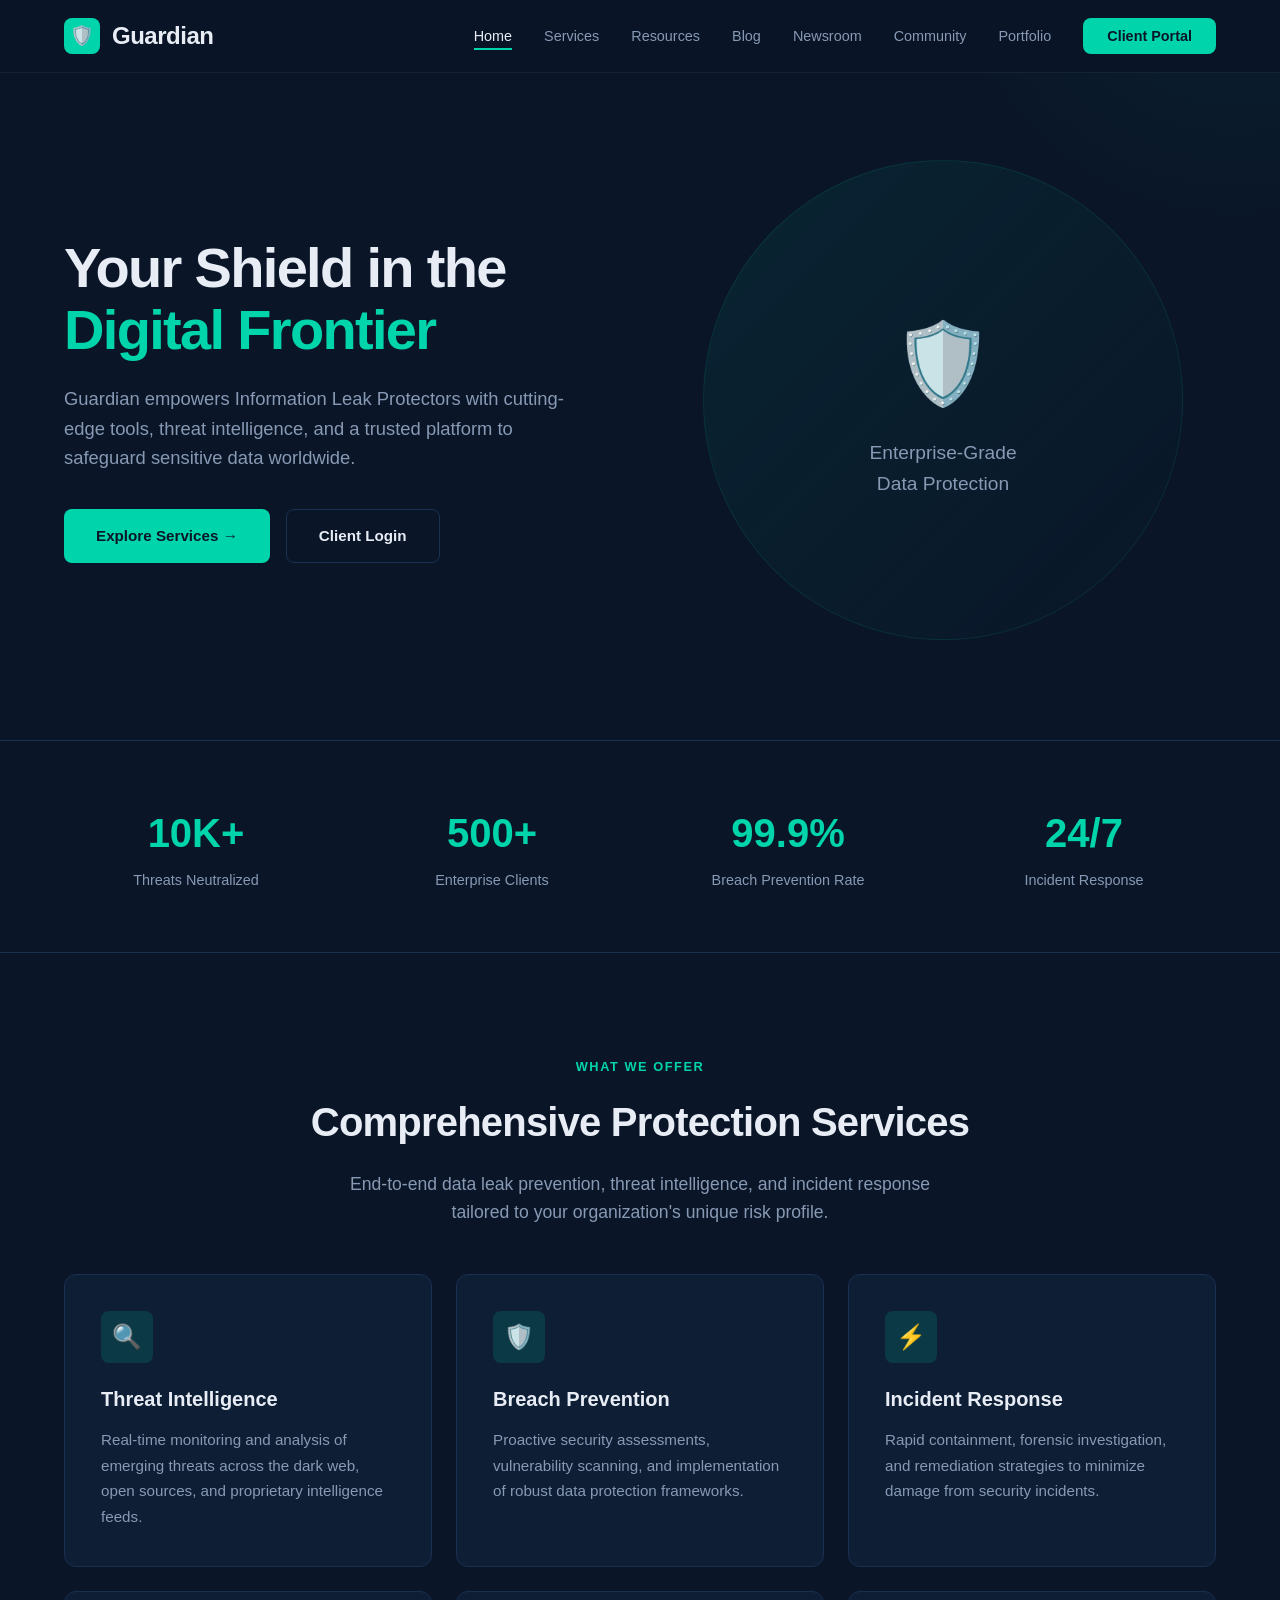
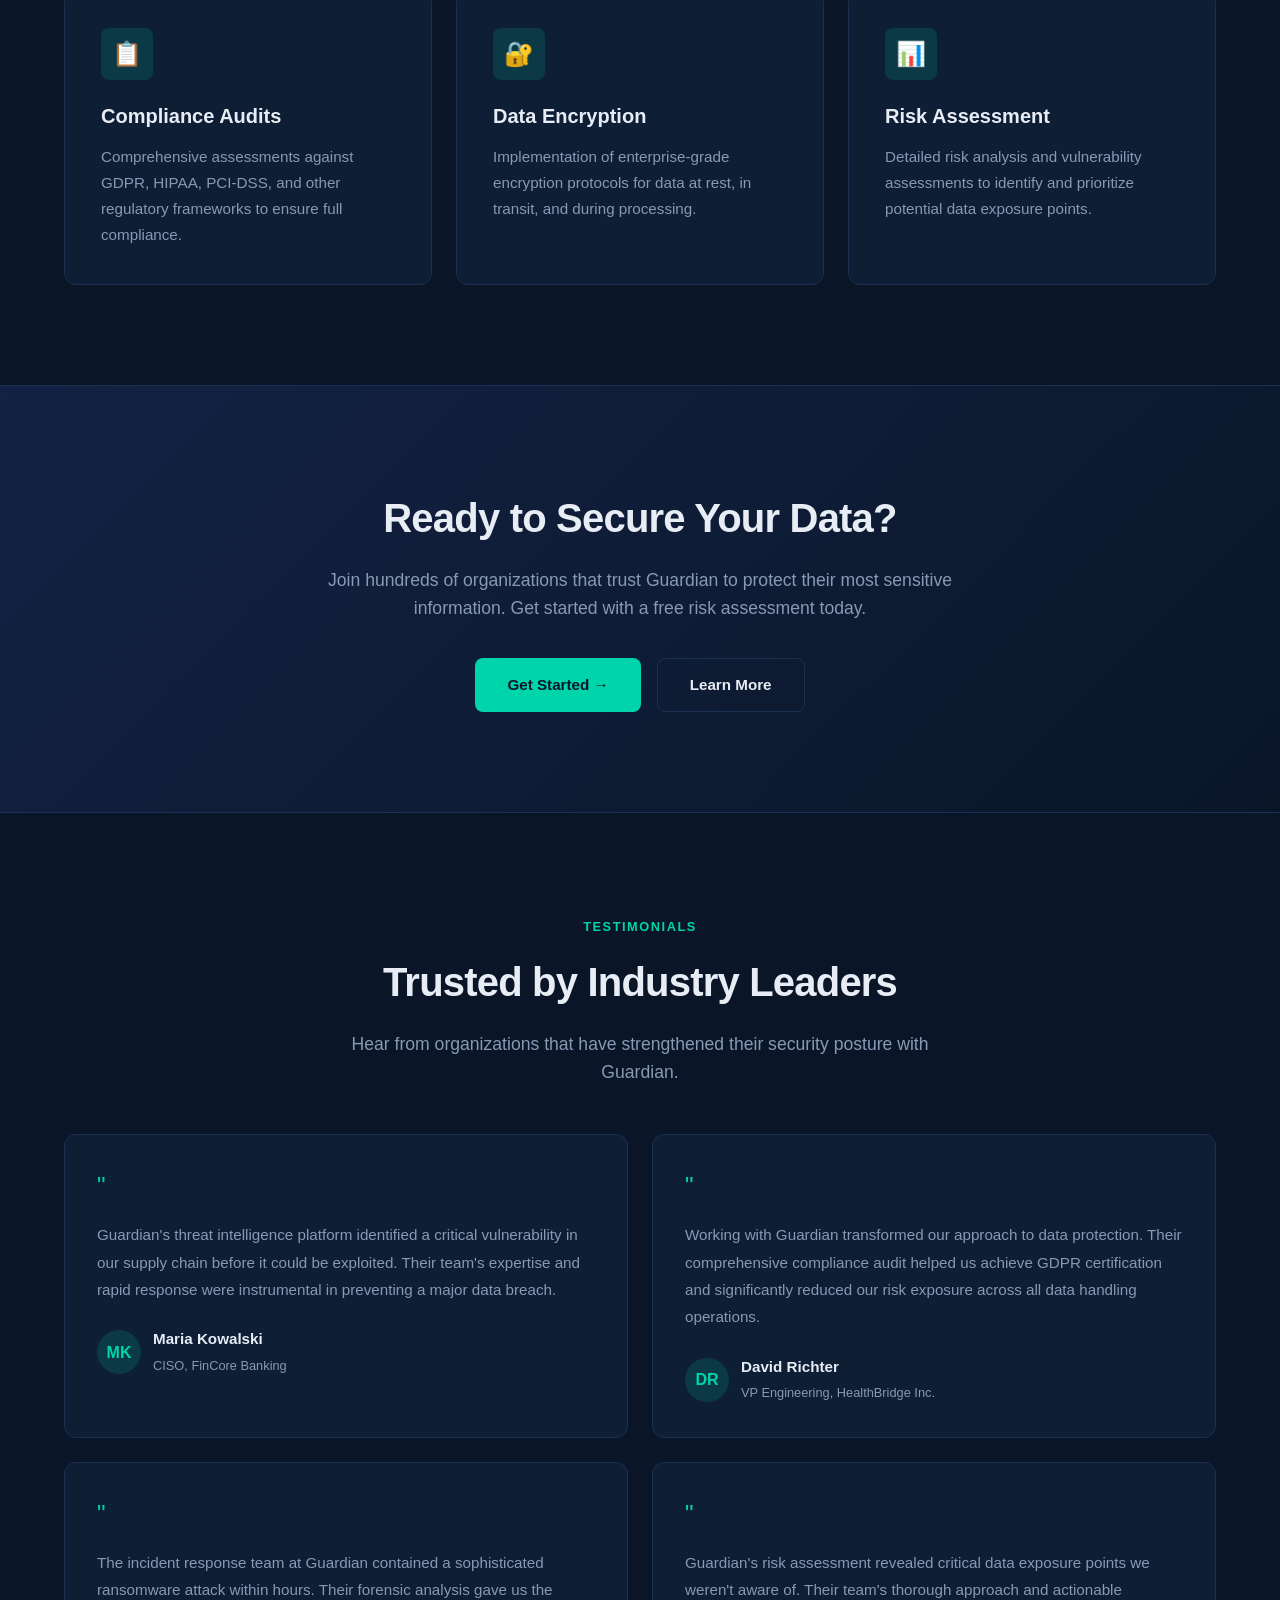
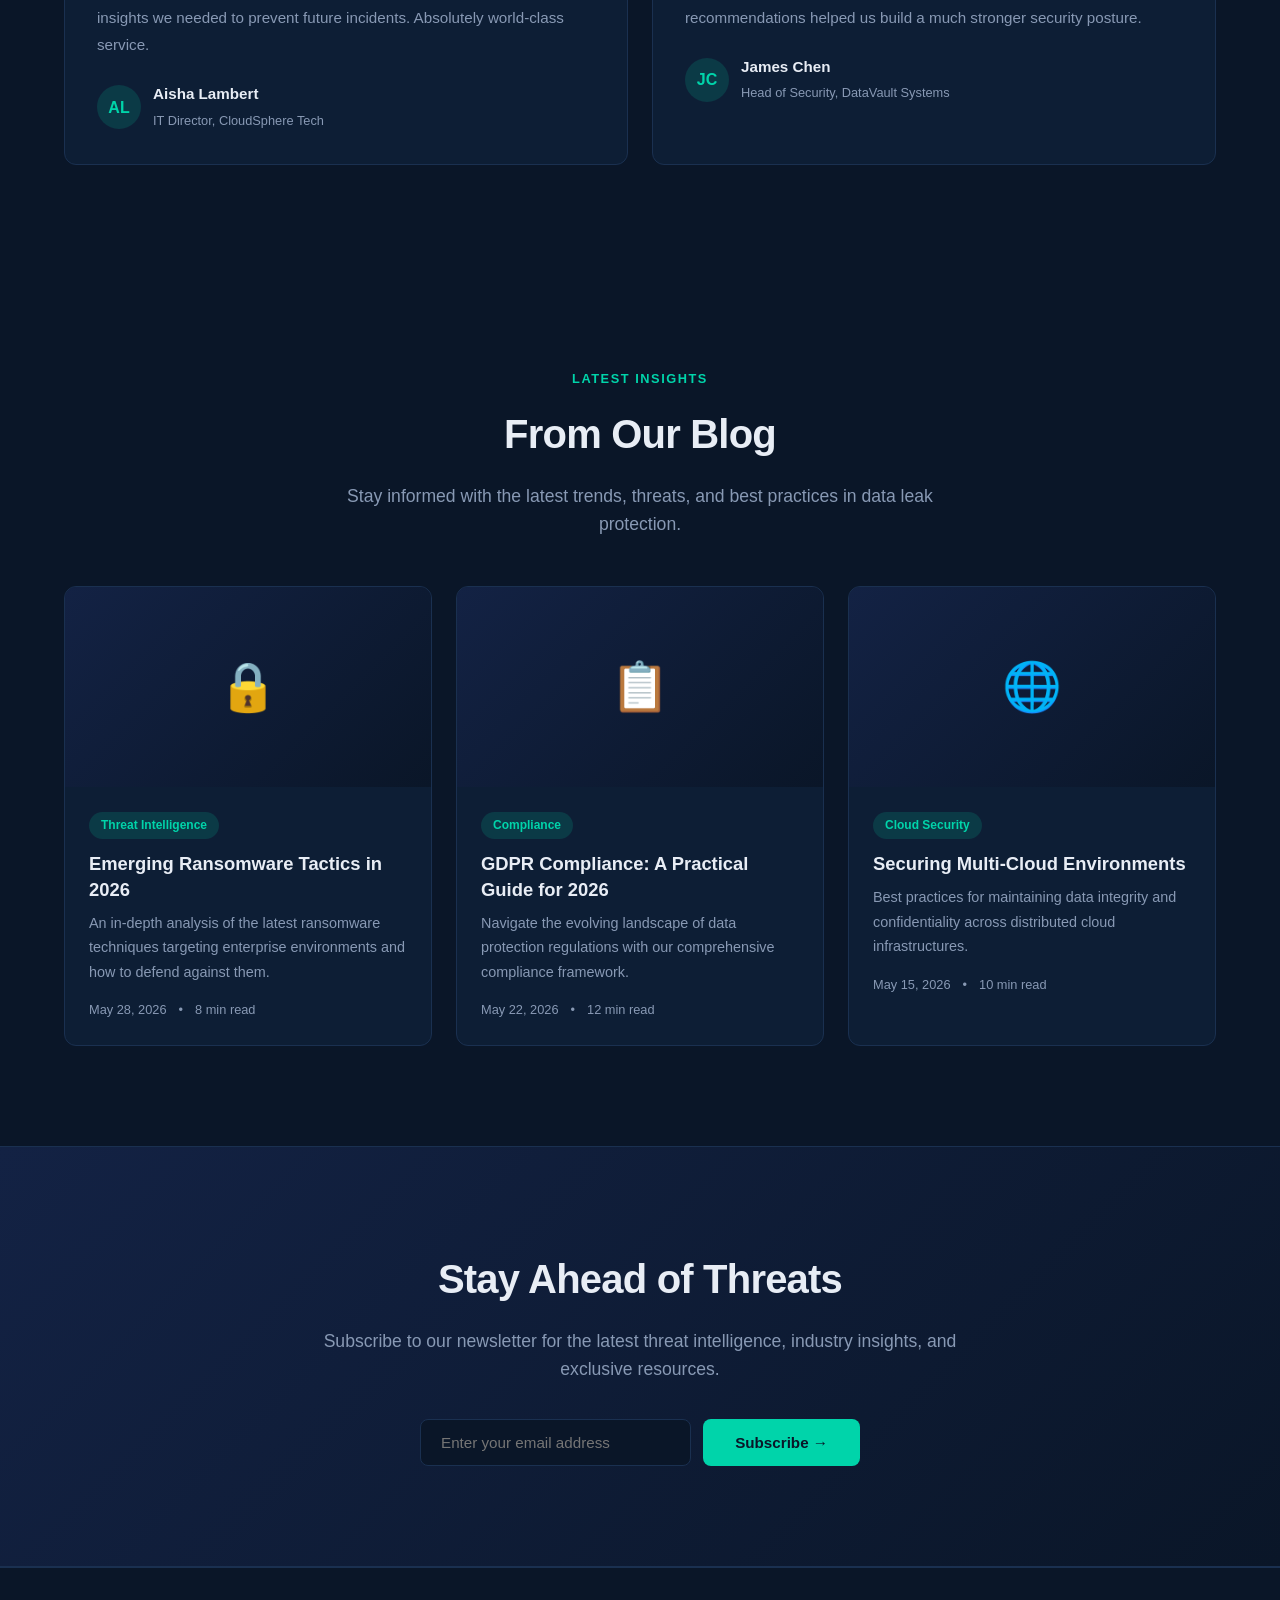
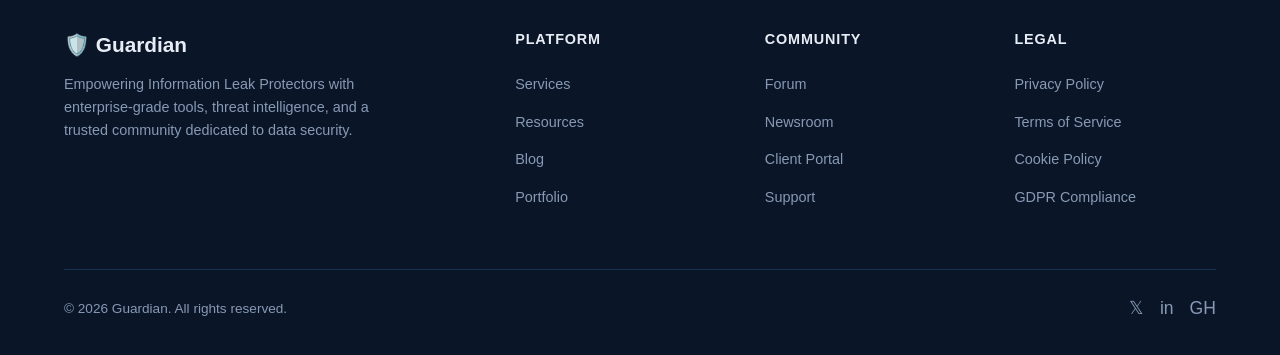
<file: index.html>
<!DOCTYPE html>
<html lang="en">
<head>
  <meta charset="UTF-8">
  <meta name="viewport" content="width=device-width, initial-scale=1.0">
  <title>Guardian — Information Leak Protection Platform</title>
  <meta name="description" content="Guardian is a comprehensive platform for Information Leak Protectors to showcase services, share resources, and connect with clients.">
  <link rel="stylesheet" href="css/styles.css">
  <link rel="icon" href="data:image/svg+xml,<svg xmlns='http://www.w3.org/2000/svg' viewBox='0 0 100 100'><text y='.9em' font-size='90'>🛡️</text></svg>">
</head>
<body>
  <nav>
    <div class="container">
      <a href="index.html" class="nav-logo">
        <div class="shield">🛡️</div>
        Guardian
      </a>
      <button class="nav-toggle" aria-label="Toggle menu">
        <span></span><span></span><span></span>
      </button>
      <ul class="nav-links">
        <li><a href="index.html" class="active">Home</a></li>
        <li><a href="services.html">Services</a></li>
        <li><a href="resources.html">Resources</a></li>
        <li><a href="blog.html">Blog</a></li>
        <li><a href="newsroom.html">Newsroom</a></li>
        <li><a href="community.html">Community</a></li>
        <li><a href="portfolio.html">Portfolio</a></li>
        <li><a href="client-portal.html" class="nav-cta">Client Portal</a></li>
      </ul>
    </div>
  </nav>

  <section class="hero">
    <div class="container">
      <div class="hero-content">
        <h1>Your Shield in the <span>Digital Frontier</span></h1>
        <p>Guardian empowers Information Leak Protectors with cutting-edge tools, threat intelligence, and a trusted platform to safeguard sensitive data worldwide.</p>
        <div class="hero-buttons">
          <a href="services.html" class="btn btn-primary">Explore Services →</a>
          <a href="client-portal.html" class="btn btn-secondary">Client Login</a>
        </div>
      </div>
      <div class="hero-visual">
        <div class="hero-graphic">
          <div class="hero-graphic-inner">
            <div class="shield-icon">🛡️</div>
            <p>Enterprise-Grade<br>Data Protection</p>
          </div>
        </div>
      </div>
    </div>
  </section>

  <section class="stats">
    <div class="container">
      <div class="stat-item">
        <h3>10K+</h3>
        <p>Threats Neutralized</p>
      </div>
      <div class="stat-item">
        <h3>500+</h3>
        <p>Enterprise Clients</p>
      </div>
      <div class="stat-item">
        <h3>99.9%</h3>
        <p>Breach Prevention Rate</p>
      </div>
      <div class="stat-item">
        <h3>24/7</h3>
        <p>Incident Response</p>
      </div>
    </div>
  </section>

  <section id="services">
    <div class="container">
      <div class="text-center">
        <span class="section-label">What We Offer</span>
        <h2 class="section-title">Comprehensive Protection Services</h2>
        <p class="section-subtitle">End-to-end data leak prevention, threat intelligence, and incident response tailored to your organization's unique risk profile.</p>
      </div>
      <div class="services-grid">
        <div class="service-card">
          <div class="service-icon">🔍</div>
          <h3>Threat Intelligence</h3>
          <p>Real-time monitoring and analysis of emerging threats across the dark web, open sources, and proprietary intelligence feeds.</p>
        </div>
        <div class="service-card">
          <div class="service-icon">🛡️</div>
          <h3>Breach Prevention</h3>
          <p>Proactive security assessments, vulnerability scanning, and implementation of robust data protection frameworks.</p>
        </div>
        <div class="service-card">
          <div class="service-icon">⚡</div>
          <h3>Incident Response</h3>
          <p>Rapid containment, forensic investigation, and remediation strategies to minimize damage from security incidents.</p>
        </div>
        <div class="service-card">
          <div class="service-icon">📋</div>
          <h3>Compliance Audits</h3>
          <p>Comprehensive assessments against GDPR, HIPAA, PCI-DSS, and other regulatory frameworks to ensure full compliance.</p>
        </div>
        <div class="service-card">
          <div class="service-icon">🔐</div>
          <h3>Data Encryption</h3>
          <p>Implementation of enterprise-grade encryption protocols for data at rest, in transit, and during processing.</p>
        </div>
        <div class="service-card">
          <div class="service-icon">📊</div>
          <h3>Risk Assessment</h3>
          <p>Detailed risk analysis and vulnerability assessments to identify and prioritize potential data exposure points.</p>
        </div>
      </div>
    </div>
  </section>

  <section class="cta-section">
    <div class="container">
      <div class="cta-content">
        <h2>Ready to Secure Your Data?</h2>
        <p>Join hundreds of organizations that trust Guardian to protect their most sensitive information. Get started with a free risk assessment today.</p>
        <div class="cta-buttons">
          <a href="services.html" class="btn btn-primary">Get Started →</a>
          <a href="resources.html" class="btn btn-secondary">Learn More</a>
        </div>
      </div>
    </div>
  </section>

  <section id="testimonials">
    <div class="container">
      <div class="text-center">
        <span class="section-label">Testimonials</span>
        <h2 class="section-title">Trusted by Industry Leaders</h2>
        <p class="section-subtitle">Hear from organizations that have strengthened their security posture with Guardian.</p>
      </div>
      <div class="testimonials-grid">
        <div class="testimonial-card">
          <div class="quote">"</div>
          <p>Guardian's threat intelligence platform identified a critical vulnerability in our supply chain before it could be exploited. Their team's expertise and rapid response were instrumental in preventing a major data breach.</p>
          <div class="testimonial-author">
            <div class="avatar">MK</div>
            <div class="info">
              <h4>Maria Kowalski</h4>
              <span>CISO, FinCore Banking</span>
            </div>
          </div>
        </div>
        <div class="testimonial-card">
          <div class="quote">"</div>
          <p>Working with Guardian transformed our approach to data protection. Their comprehensive compliance audit helped us achieve GDPR certification and significantly reduced our risk exposure across all data handling operations.</p>
          <div class="testimonial-author">
            <div class="avatar">DR</div>
            <div class="info">
              <h4>David Richter</h4>
              <span>VP Engineering, HealthBridge Inc.</span>
            </div>
          </div>
        </div>
        <div class="testimonial-card">
          <div class="quote">"</div>
          <p>The incident response team at Guardian contained a sophisticated ransomware attack within hours. Their forensic analysis gave us the insights we needed to prevent future incidents. Absolutely world-class service.</p>
          <div class="testimonial-author">
            <div class="avatar">AL</div>
            <div class="info">
              <h4>Aisha Lambert</h4>
              <span>IT Director, CloudSphere Tech</span>
            </div>
          </div>
        </div>
        <div class="testimonial-card">
          <div class="quote">"</div>
          <p>Guardian's risk assessment revealed critical data exposure points we weren't aware of. Their team's thorough approach and actionable recommendations helped us build a much stronger security posture.</p>
          <div class="testimonial-author">
            <div class="avatar">JC</div>
            <div class="info">
              <h4>James Chen</h4>
              <span>Head of Security, DataVault Systems</span>
            </div>
          </div>
        </div>
      </div>
    </div>
  </section>

  <section id="blog">
    <div class="container">
      <div class="text-center">
        <span class="section-label">Latest Insights</span>
        <h2 class="section-title">From Our Blog</h2>
        <p class="section-subtitle">Stay informed with the latest trends, threats, and best practices in data leak protection.</p>
      </div>
      <div class="blog-grid">
        <div class="blog-card">
          <div class="blog-image">🔒</div>
          <div class="blog-body">
            <span class="blog-tag">Threat Intelligence</span>
            <h3>Emerging Ransomware Tactics in 2026</h3>
            <p>An in-depth analysis of the latest ransomware techniques targeting enterprise environments and how to defend against them.</p>
            <div class="blog-meta">
              <span>May 28, 2026</span>
              <span>•</span>
              <span>8 min read</span>
            </div>
          </div>
        </div>
        <div class="blog-card">
          <div class="blog-image">📋</div>
          <div class="blog-body">
            <span class="blog-tag">Compliance</span>
            <h3>GDPR Compliance: A Practical Guide for 2026</h3>
            <p>Navigate the evolving landscape of data protection regulations with our comprehensive compliance framework.</p>
            <div class="blog-meta">
              <span>May 22, 2026</span>
              <span>•</span>
              <span>12 min read</span>
            </div>
          </div>
        </div>
        <div class="blog-card">
          <div class="blog-image">🌐</div>
          <div class="blog-body">
            <span class="blog-tag">Cloud Security</span>
            <h3>Securing Multi-Cloud Environments</h3>
            <p>Best practices for maintaining data integrity and confidentiality across distributed cloud infrastructures.</p>
            <div class="blog-meta">
              <span>May 15, 2026</span>
              <span>•</span>
              <span>10 min read</span>
            </div>
          </div>
        </div>
      </div>
    </div>
  </section>

  <section class="cta-section">
    <div class="container">
      <div class="cta-content">
        <h2>Stay Ahead of Threats</h2>
        <p>Subscribe to our newsletter for the latest threat intelligence, industry insights, and exclusive resources.</p>
        <form class="newsletter-form" onsubmit="event.preventDefault(); alert('Thank you for subscribing!');">
          <input type="email" placeholder="Enter your email address" required>
          <button type="submit" class="btn btn-primary">Subscribe →</button>
        </form>
      </div>
    </div>
  </section>

  <footer>
    <div class="container">
      <div class="footer-grid">
        <div class="footer-brand">
          <h3>🛡️ Guardian</h3>
          <p>Empowering Information Leak Protectors with enterprise-grade tools, threat intelligence, and a trusted community dedicated to data security.</p>
        </div>
        <div class="footer-col">
          <h4>Platform</h4>
          <ul>
            <li><a href="services.html">Services</a></li>
            <li><a href="resources.html">Resources</a></li>
            <li><a href="blog.html">Blog</a></li>
            <li><a href="portfolio.html">Portfolio</a></li>
          </ul>
        </div>
        <div class="footer-col">
          <h4>Community</h4>
          <ul>
            <li><a href="community.html">Forum</a></li>
            <li><a href="newsroom.html">Newsroom</a></li>
            <li><a href="client-portal.html">Client Portal</a></li>
            <li><a href="#">Support</a></li>
          </ul>
        </div>
        <div class="footer-col">
          <h4>Legal</h4>
          <ul>
            <li><a href="#">Privacy Policy</a></li>
            <li><a href="#">Terms of Service</a></li>
            <li><a href="#">Cookie Policy</a></li>
            <li><a href="#">GDPR Compliance</a></li>
          </ul>
        </div>
      </div>
      <div class="footer-bottom">
        <span>&copy; 2026 Guardian. All rights reserved.</span>
        <div class="footer-social">
          <a href="#" aria-label="Twitter">𝕏</a>
          <a href="#" aria-label="LinkedIn">in</a>
          <a href="#" aria-label="GitHub">GH</a>
        </div>
      </div>
    </div>
  </footer>

  <script src="js/main.js"></script>
</body>
</html>
</file>
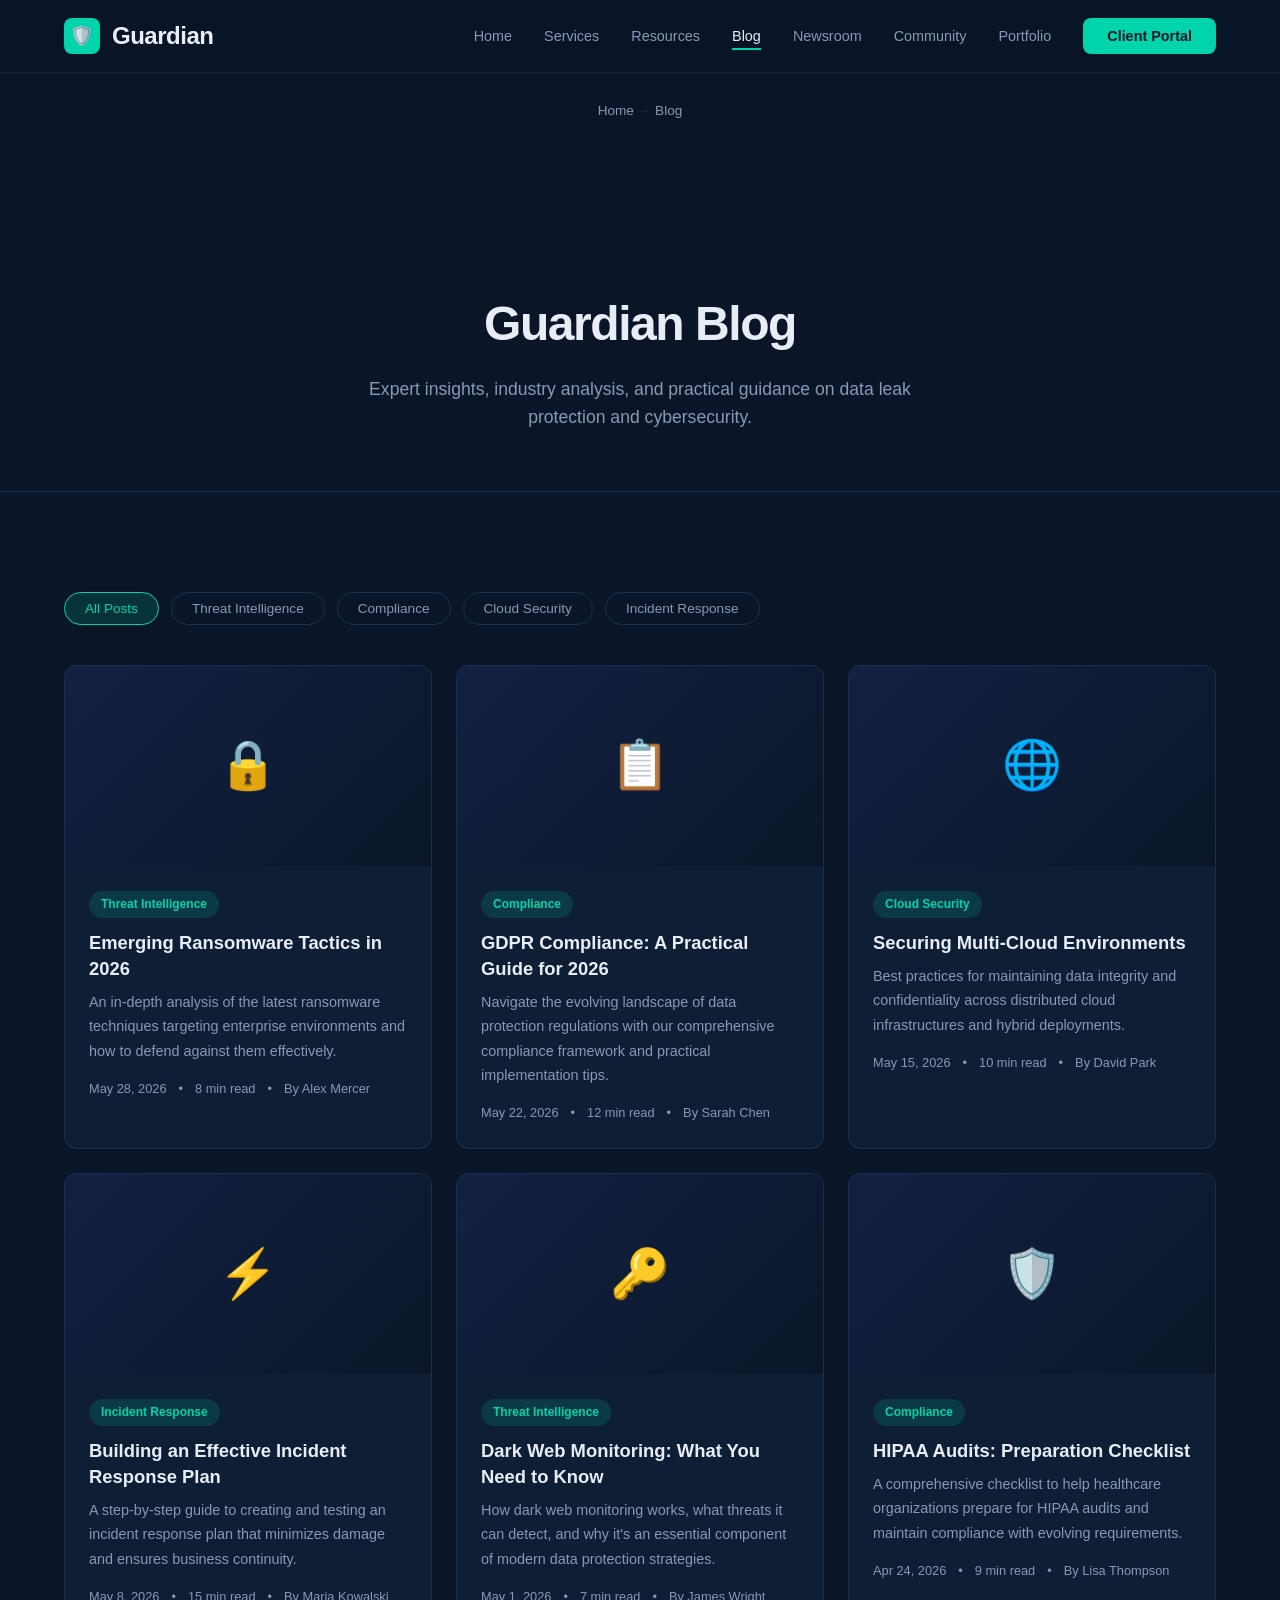
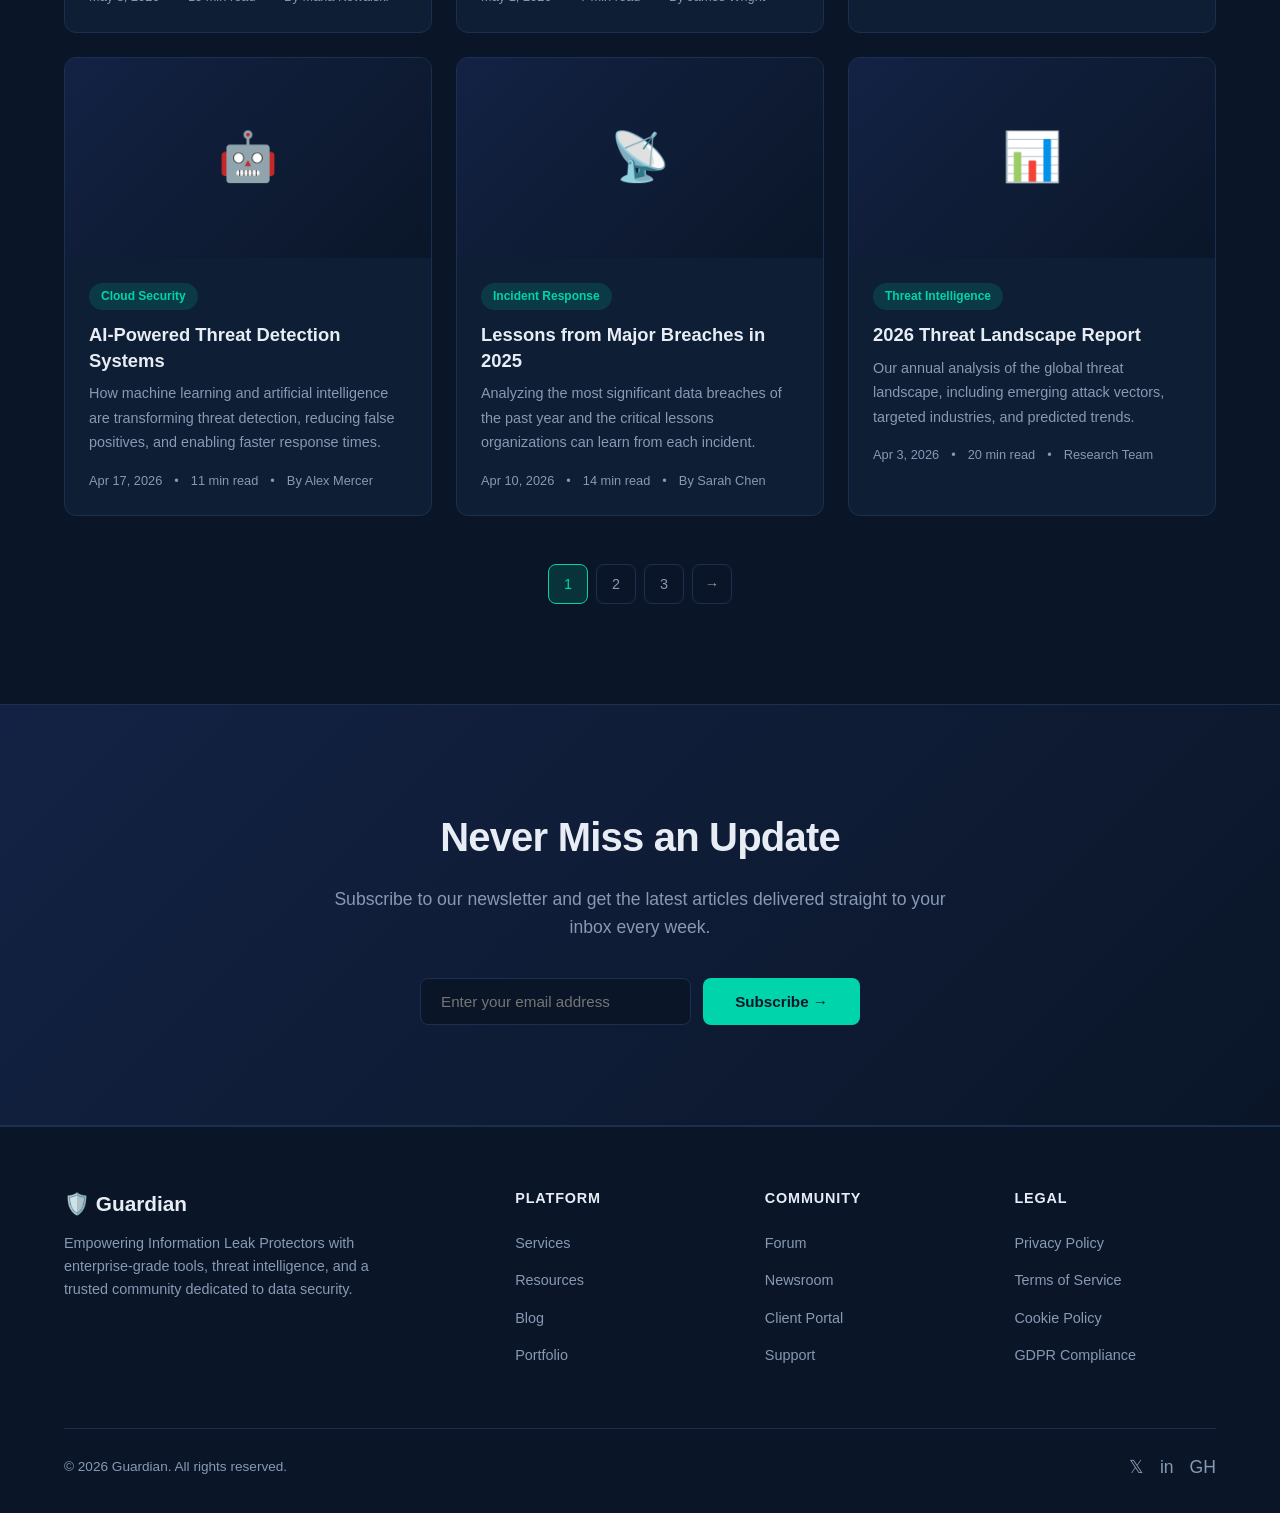
<file: blog.html>
<!DOCTYPE html>
<html lang="en">
<head>
  <meta charset="UTF-8">
  <meta name="viewport" content="width=device-width, initial-scale=1.0">
  <title>Blog — Guardian</title>
  <meta name="description" content="Stay informed with the latest articles on data leak protection, cybersecurity trends, threat intelligence, and industry best practices.">
  <link rel="stylesheet" href="css/styles.css">
  <link rel="icon" href="data:image/svg+xml,<svg xmlns='http://www.w3.org/2000/svg' viewBox='0 0 100 100'><text y='.9em' font-size='90'>🛡️</text></svg>">
</head>
<body>
  <nav>
    <div class="container">
      <a href="index.html" class="nav-logo">
        <div class="shield">🛡️</div>
        Guardian
      </a>
      <button class="nav-toggle" aria-label="Toggle menu">
        <span></span><span></span><span></span>
      </button>
      <ul class="nav-links">
        <li><a href="index.html">Home</a></li>
        <li><a href="services.html">Services</a></li>
        <li><a href="resources.html">Resources</a></li>
        <li><a href="blog.html" class="active">Blog</a></li>
        <li><a href="newsroom.html">Newsroom</a></li>
        <li><a href="community.html">Community</a></li>
        <li><a href="portfolio.html">Portfolio</a></li>
        <li><a href="client-portal.html" class="nav-cta">Client Portal</a></li>
      </ul>
    </div>
  </nav>

  <div class="breadcrumbs">
    <div class="container">
      <a href="index.html">Home</a> <span class="separator">→</span> <span>Blog</span>
    </div>
  </div>

  <section class="page-header">
    <div class="container">
      <h1>Guardian Blog</h1>
      <p>Expert insights, industry analysis, and practical guidance on data leak protection and cybersecurity.</p>
    </div>
  </section>

  <section>
    <div class="container">
      <div class="filter-bar">
        <button class="filter-btn active">All Posts</button>
        <button class="filter-btn">Threat Intelligence</button>
        <button class="filter-btn">Compliance</button>
        <button class="filter-btn">Cloud Security</button>
        <button class="filter-btn">Incident Response</button>
      </div>
      <div class="blog-grid">
        <div class="blog-card">
          <div class="blog-image">🔒</div>
          <div class="blog-body">
            <span class="blog-tag">Threat Intelligence</span>
            <h3>Emerging Ransomware Tactics in 2026</h3>
            <p>An in-depth analysis of the latest ransomware techniques targeting enterprise environments and how to defend against them effectively.</p>
            <div class="blog-meta">
              <span>May 28, 2026</span>
              <span>•</span>
              <span>8 min read</span>
              <span>•</span>
              <span>By Alex Mercer</span>
            </div>
          </div>
        </div>
        <div class="blog-card">
          <div class="blog-image">📋</div>
          <div class="blog-body">
            <span class="blog-tag">Compliance</span>
            <h3>GDPR Compliance: A Practical Guide for 2026</h3>
            <p>Navigate the evolving landscape of data protection regulations with our comprehensive compliance framework and practical implementation tips.</p>
            <div class="blog-meta">
              <span>May 22, 2026</span>
              <span>•</span>
              <span>12 min read</span>
              <span>•</span>
              <span>By Sarah Chen</span>
            </div>
          </div>
        </div>
        <div class="blog-card">
          <div class="blog-image">🌐</div>
          <div class="blog-body">
            <span class="blog-tag">Cloud Security</span>
            <h3>Securing Multi-Cloud Environments</h3>
            <p>Best practices for maintaining data integrity and confidentiality across distributed cloud infrastructures and hybrid deployments.</p>
            <div class="blog-meta">
              <span>May 15, 2026</span>
              <span>•</span>
              <span>10 min read</span>
              <span>•</span>
              <span>By David Park</span>
            </div>
          </div>
        </div>
        <div class="blog-card">
          <div class="blog-image">⚡</div>
          <div class="blog-body">
            <span class="blog-tag">Incident Response</span>
            <h3>Building an Effective Incident Response Plan</h3>
            <p>A step-by-step guide to creating and testing an incident response plan that minimizes damage and ensures business continuity.</p>
            <div class="blog-meta">
              <span>May 8, 2026</span>
              <span>•</span>
              <span>15 min read</span>
              <span>•</span>
              <span>By Maria Kowalski</span>
            </div>
          </div>
        </div>
        <div class="blog-card">
          <div class="blog-image">🔑</div>
          <div class="blog-body">
            <span class="blog-tag">Threat Intelligence</span>
            <h3>Dark Web Monitoring: What You Need to Know</h3>
            <p>How dark web monitoring works, what threats it can detect, and why it's an essential component of modern data protection strategies.</p>
            <div class="blog-meta">
              <span>May 1, 2026</span>
              <span>•</span>
              <span>7 min read</span>
              <span>•</span>
              <span>By James Wright</span>
            </div>
          </div>
        </div>
        <div class="blog-card">
          <div class="blog-image">🛡️</div>
          <div class="blog-body">
            <span class="blog-tag">Compliance</span>
            <h3>HIPAA Audits: Preparation Checklist</h3>
            <p>A comprehensive checklist to help healthcare organizations prepare for HIPAA audits and maintain compliance with evolving requirements.</p>
            <div class="blog-meta">
              <span>Apr 24, 2026</span>
              <span>•</span>
              <span>9 min read</span>
              <span>•</span>
              <span>By Lisa Thompson</span>
            </div>
          </div>
        </div>
        <div class="blog-card">
          <div class="blog-image">🤖</div>
          <div class="blog-body">
            <span class="blog-tag">Cloud Security</span>
            <h3>AI-Powered Threat Detection Systems</h3>
            <p>How machine learning and artificial intelligence are transforming threat detection, reducing false positives, and enabling faster response times.</p>
            <div class="blog-meta">
              <span>Apr 17, 2026</span>
              <span>•</span>
              <span>11 min read</span>
              <span>•</span>
              <span>By Alex Mercer</span>
            </div>
          </div>
        </div>
        <div class="blog-card">
          <div class="blog-image">📡</div>
          <div class="blog-body">
            <span class="blog-tag">Incident Response</span>
            <h3>Lessons from Major Breaches in 2025</h3>
            <p>Analyzing the most significant data breaches of the past year and the critical lessons organizations can learn from each incident.</p>
            <div class="blog-meta">
              <span>Apr 10, 2026</span>
              <span>•</span>
              <span>14 min read</span>
              <span>•</span>
              <span>By Sarah Chen</span>
            </div>
          </div>
        </div>
        <div class="blog-card">
          <div class="blog-image">📊</div>
          <div class="blog-body">
            <span class="blog-tag">Threat Intelligence</span>
            <h3>2026 Threat Landscape Report</h3>
            <p>Our annual analysis of the global threat landscape, including emerging attack vectors, targeted industries, and predicted trends.</p>
            <div class="blog-meta">
              <span>Apr 3, 2026</span>
              <span>•</span>
              <span>20 min read</span>
              <span>•</span>
              <span>Research Team</span>
            </div>
          </div>
        </div>
      </div>
      <div class="pagination">
        <a href="#" class="active">1</a>
        <a href="#">2</a>
        <a href="#">3</a>
        <a href="#">→</a>
      </div>
    </div>
  </section>

  <section class="cta-section">
    <div class="container">
      <div class="cta-content">
        <h2>Never Miss an Update</h2>
        <p>Subscribe to our newsletter and get the latest articles delivered straight to your inbox every week.</p>
        <form class="newsletter-form" onsubmit="event.preventDefault(); alert('Thank you for subscribing!');">
          <input type="email" placeholder="Enter your email address" required>
          <button type="submit" class="btn btn-primary">Subscribe →</button>
        </form>
      </div>
    </div>
  </section>

  <footer>
    <div class="container">
      <div class="footer-grid">
        <div class="footer-brand">
          <h3>🛡️ Guardian</h3>
          <p>Empowering Information Leak Protectors with enterprise-grade tools, threat intelligence, and a trusted community dedicated to data security.</p>
        </div>
        <div class="footer-col">
          <h4>Platform</h4>
          <ul>
            <li><a href="services.html">Services</a></li>
            <li><a href="resources.html">Resources</a></li>
            <li><a href="blog.html">Blog</a></li>
            <li><a href="portfolio.html">Portfolio</a></li>
          </ul>
        </div>
        <div class="footer-col">
          <h4>Community</h4>
          <ul>
            <li><a href="community.html">Forum</a></li>
            <li><a href="newsroom.html">Newsroom</a></li>
            <li><a href="client-portal.html">Client Portal</a></li>
            <li><a href="#">Support</a></li>
          </ul>
        </div>
        <div class="footer-col">
          <h4>Legal</h4>
          <ul>
            <li><a href="#">Privacy Policy</a></li>
            <li><a href="#">Terms of Service</a></li>
            <li><a href="#">Cookie Policy</a></li>
            <li><a href="#">GDPR Compliance</a></li>
          </ul>
        </div>
      </div>
      <div class="footer-bottom">
        <span>&copy; 2026 Guardian. All rights reserved.</span>
        <div class="footer-social">
          <a href="#" aria-label="Twitter">𝕏</a>
          <a href="#" aria-label="LinkedIn">in</a>
          <a href="#" aria-label="GitHub">GH</a>
        </div>
      </div>
    </div>
  </footer>

  <script src="js/main.js"></script>
</body>
</html>
</file>
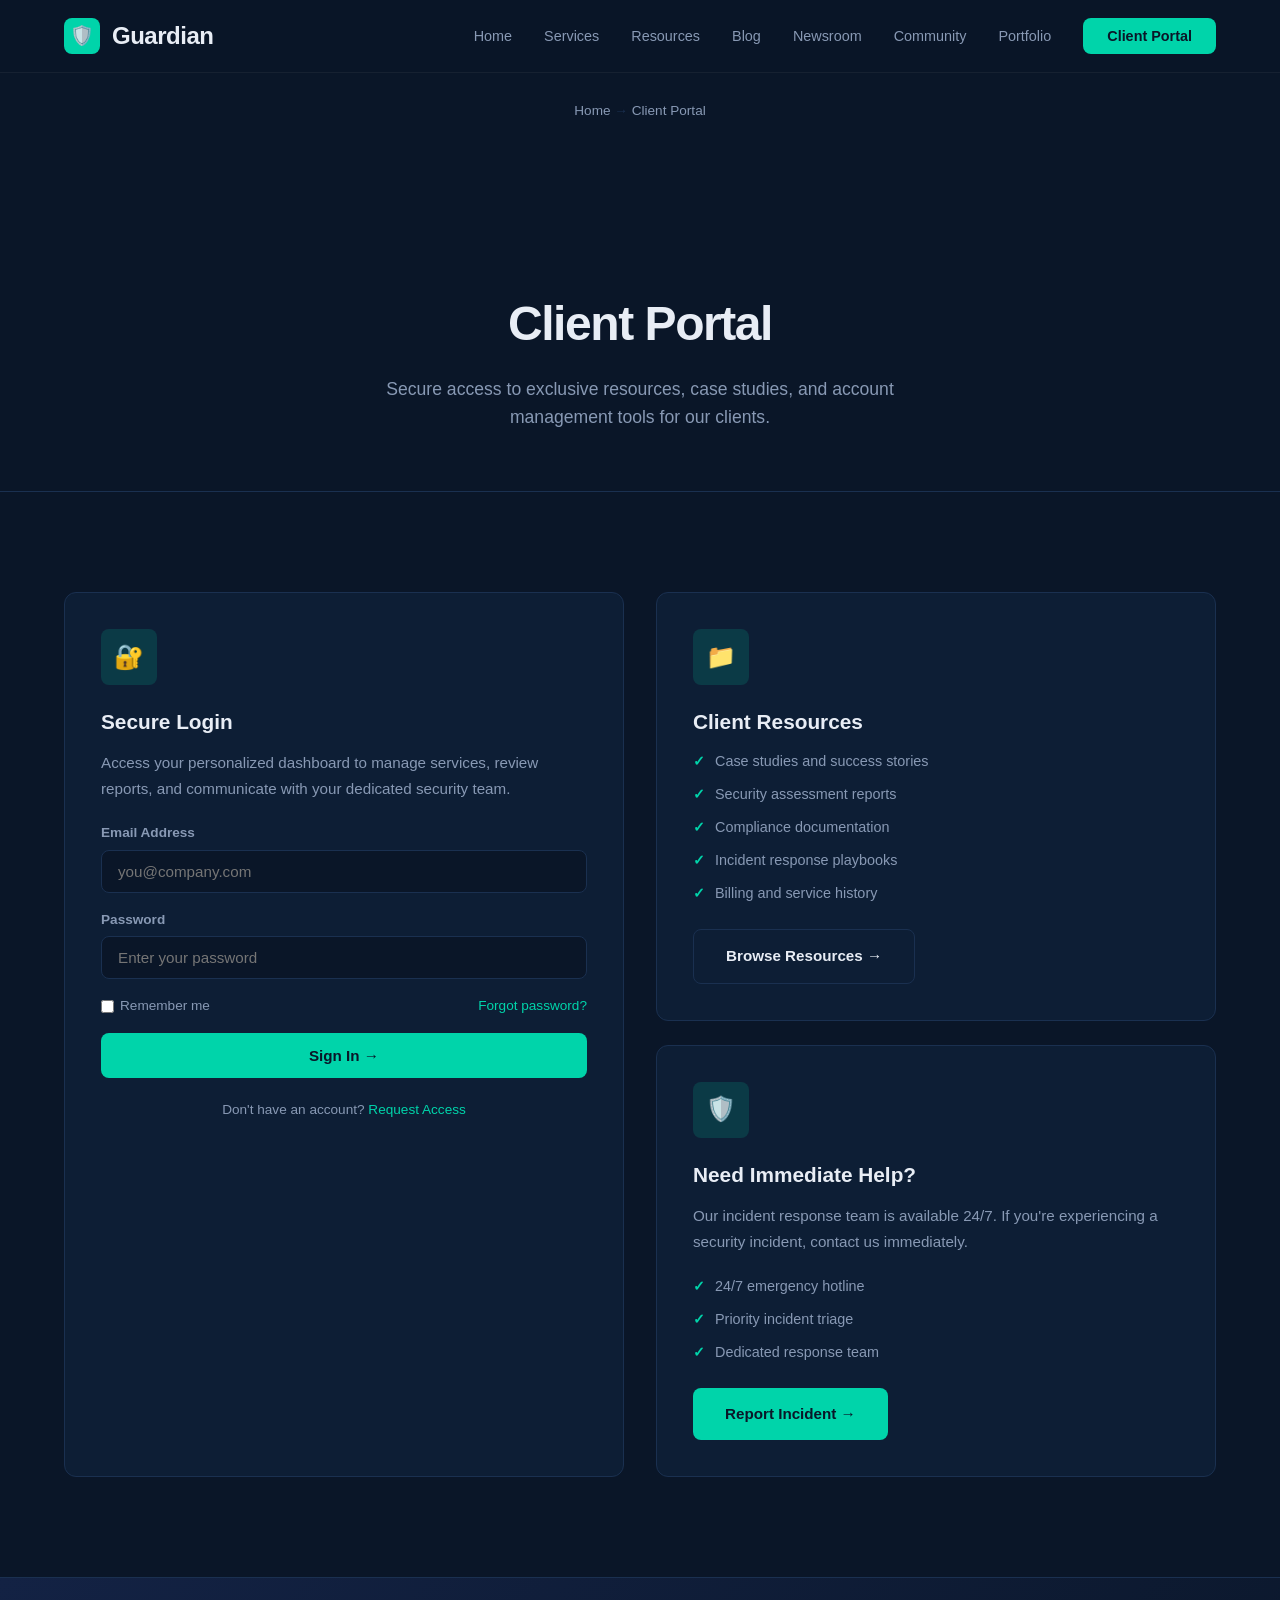
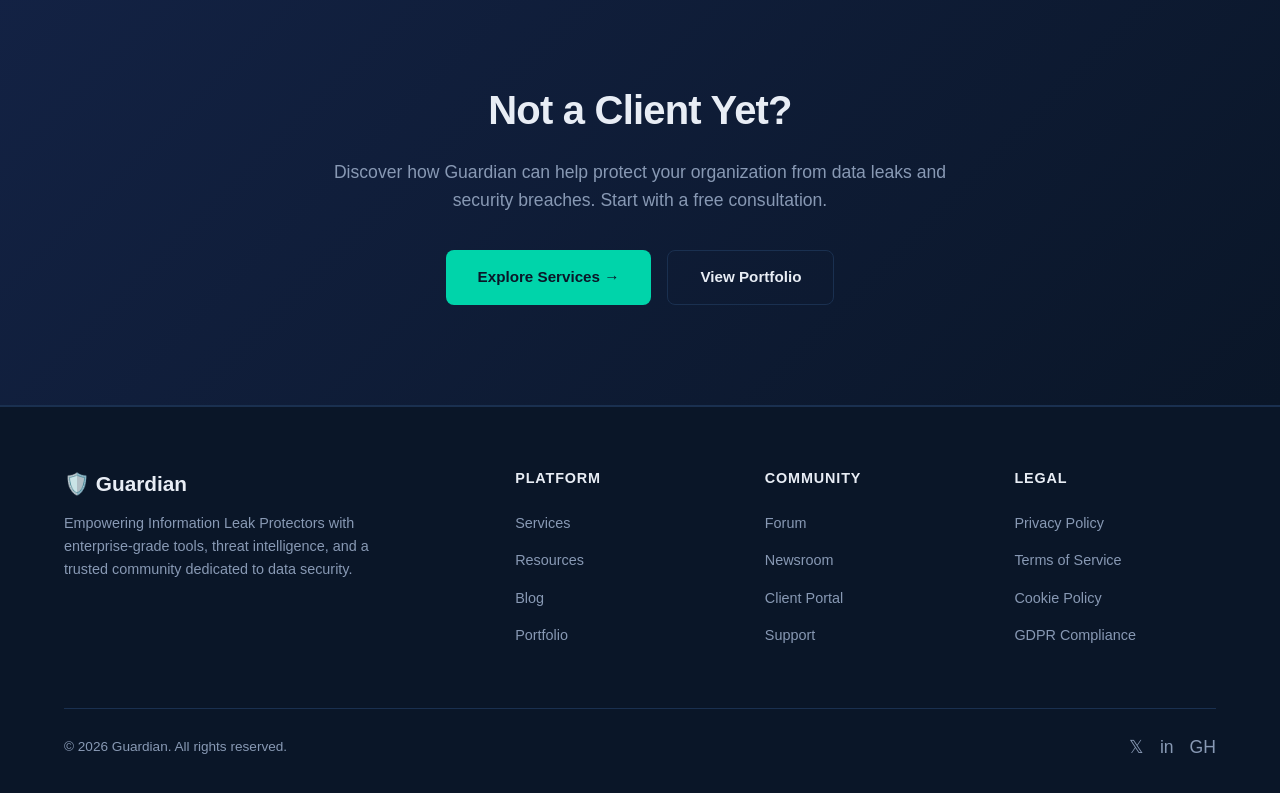
<file: client-portal.html>
<!DOCTYPE html>
<html lang="en">
<head>
  <meta charset="UTF-8">
  <meta name="viewport" content="width=device-width, initial-scale=1.0">
  <title>Client Portal — Guardian</title>
  <meta name="description" content="Secure client portal for Information Leak Protectors to access case studies, success stories, testimonials, and exclusive resources.">
  <link rel="stylesheet" href="css/styles.css">
  <link rel="icon" href="data:image/svg+xml,<svg xmlns='http://www.w3.org/2000/svg' viewBox='0 0 100 100'><text y='.9em' font-size='90'>🛡️</text></svg>">
</head>
<body>
  <nav>
    <div class="container">
      <a href="index.html" class="nav-logo">
        <div class="shield">🛡️</div>
        Guardian
      </a>
      <button class="nav-toggle" aria-label="Toggle menu">
        <span></span><span></span><span></span>
      </button>
      <ul class="nav-links">
        <li><a href="index.html">Home</a></li>
        <li><a href="services.html">Services</a></li>
        <li><a href="resources.html">Resources</a></li>
        <li><a href="blog.html">Blog</a></li>
        <li><a href="newsroom.html">Newsroom</a></li>
        <li><a href="community.html">Community</a></li>
        <li><a href="portfolio.html">Portfolio</a></li>
        <li><a href="client-portal.html" class="nav-cta">Client Portal</a></li>
      </ul>
    </div>
  </nav>

  <div class="breadcrumbs">
    <div class="container">
      <a href="index.html">Home</a> <span class="separator">→</span> <span>Client Portal</span>
    </div>
  </div>

  <section class="page-header">
    <div class="container">
      <h1>Client Portal</h1>
      <p>Secure access to exclusive resources, case studies, and account management tools for our clients.</p>
    </div>
  </section>

  <section>
    <div class="container">
      <div class="portal-grid">
        <div class="portal-card">
          <div class="portal-icon">🔐</div>
          <h3>Secure Login</h3>
          <p>Access your personalized dashboard to manage services, review reports, and communicate with your dedicated security team.</p>
          <form class="login-form">
            <div class="form-group">
              <label for="email">Email Address</label>
              <input type="email" id="email" placeholder="you@company.com" required>
            </div>
            <div class="form-group">
              <label for="password">Password</label>
              <input type="password" id="password" placeholder="Enter your password" required>
            </div>
            <div class="form-options">
              <label>
                <input type="checkbox"> Remember me
              </label>
              <a href="forgot-password.html">Forgot password?</a>
            </div>
            <button type="submit" class="btn btn-primary btn-block">Sign In →</button>
          </form>
          <p style="margin-top: 20px; font-size: 0.85rem; color: var(--text-muted); text-align: center;">
            Don't have an account? <a href="register.html">Request Access</a>
          </p>
        </div>
        <div>
          <div class="portal-card" style="margin-bottom: 24px;">
            <div class="portal-icon">📁</div>
            <h3>Client Resources</h3>
            <ul class="portal-features">
              <li>Case studies and success stories</li>
              <li>Security assessment reports</li>
              <li>Compliance documentation</li>
              <li>Incident response playbooks</li>
              <li>Billing and service history</li>
            </ul>
            <a href="resources.html" class="btn btn-secondary">Browse Resources →</a>
          </div>
          <div class="portal-card">
            <div class="portal-icon">🛡️</div>
            <h3>Need Immediate Help?</h3>
            <p>Our incident response team is available 24/7. If you're experiencing a security incident, contact us immediately.</p>
            <ul class="portal-features">
              <li>24/7 emergency hotline</li>
              <li>Priority incident triage</li>
              <li>Dedicated response team</li>
            </ul>
            <a href="report-incident.html" class="btn btn-primary">Report Incident →</a>
          </div>
        </div>
      </div>
    </div>
  </section>

  <section class="cta-section">
    <div class="container">
      <div class="cta-content">
        <h2>Not a Client Yet?</h2>
        <p>Discover how Guardian can help protect your organization from data leaks and security breaches. Start with a free consultation.</p>
        <div class="cta-buttons">
          <a href="services.html" class="btn btn-primary">Explore Services →</a>
          <a href="portfolio.html" class="btn btn-secondary">View Portfolio</a>
        </div>
      </div>
    </div>
  </section>

  <footer>
    <div class="container">
      <div class="footer-grid">
        <div class="footer-brand">
          <h3>🛡️ Guardian</h3>
          <p>Empowering Information Leak Protectors with enterprise-grade tools, threat intelligence, and a trusted community dedicated to data security.</p>
        </div>
        <div class="footer-col">
          <h4>Platform</h4>
          <ul>
            <li><a href="services.html">Services</a></li>
            <li><a href="resources.html">Resources</a></li>
            <li><a href="blog.html">Blog</a></li>
            <li><a href="portfolio.html">Portfolio</a></li>
          </ul>
        </div>
        <div class="footer-col">
          <h4>Community</h4>
          <ul>
            <li><a href="community.html">Forum</a></li>
            <li><a href="newsroom.html">Newsroom</a></li>
            <li><a href="client-portal.html">Client Portal</a></li>
            <li><a href="#">Support</a></li>
          </ul>
        </div>
        <div class="footer-col">
          <h4>Legal</h4>
          <ul>
            <li><a href="#">Privacy Policy</a></li>
            <li><a href="#">Terms of Service</a></li>
            <li><a href="#">Cookie Policy</a></li>
            <li><a href="#">GDPR Compliance</a></li>
          </ul>
        </div>
      </div>
      <div class="footer-bottom">
        <span>&copy; 2026 Guardian. All rights reserved.</span>
        <div class="footer-social">
          <a href="#" aria-label="Twitter">𝕏</a>
          <a href="#" aria-label="LinkedIn">in</a>
          <a href="#" aria-label="GitHub">GH</a>
        </div>
      </div>
    </div>
  </footer>

  <script src="js/main.js"></script>
</body>
</html>
</file>
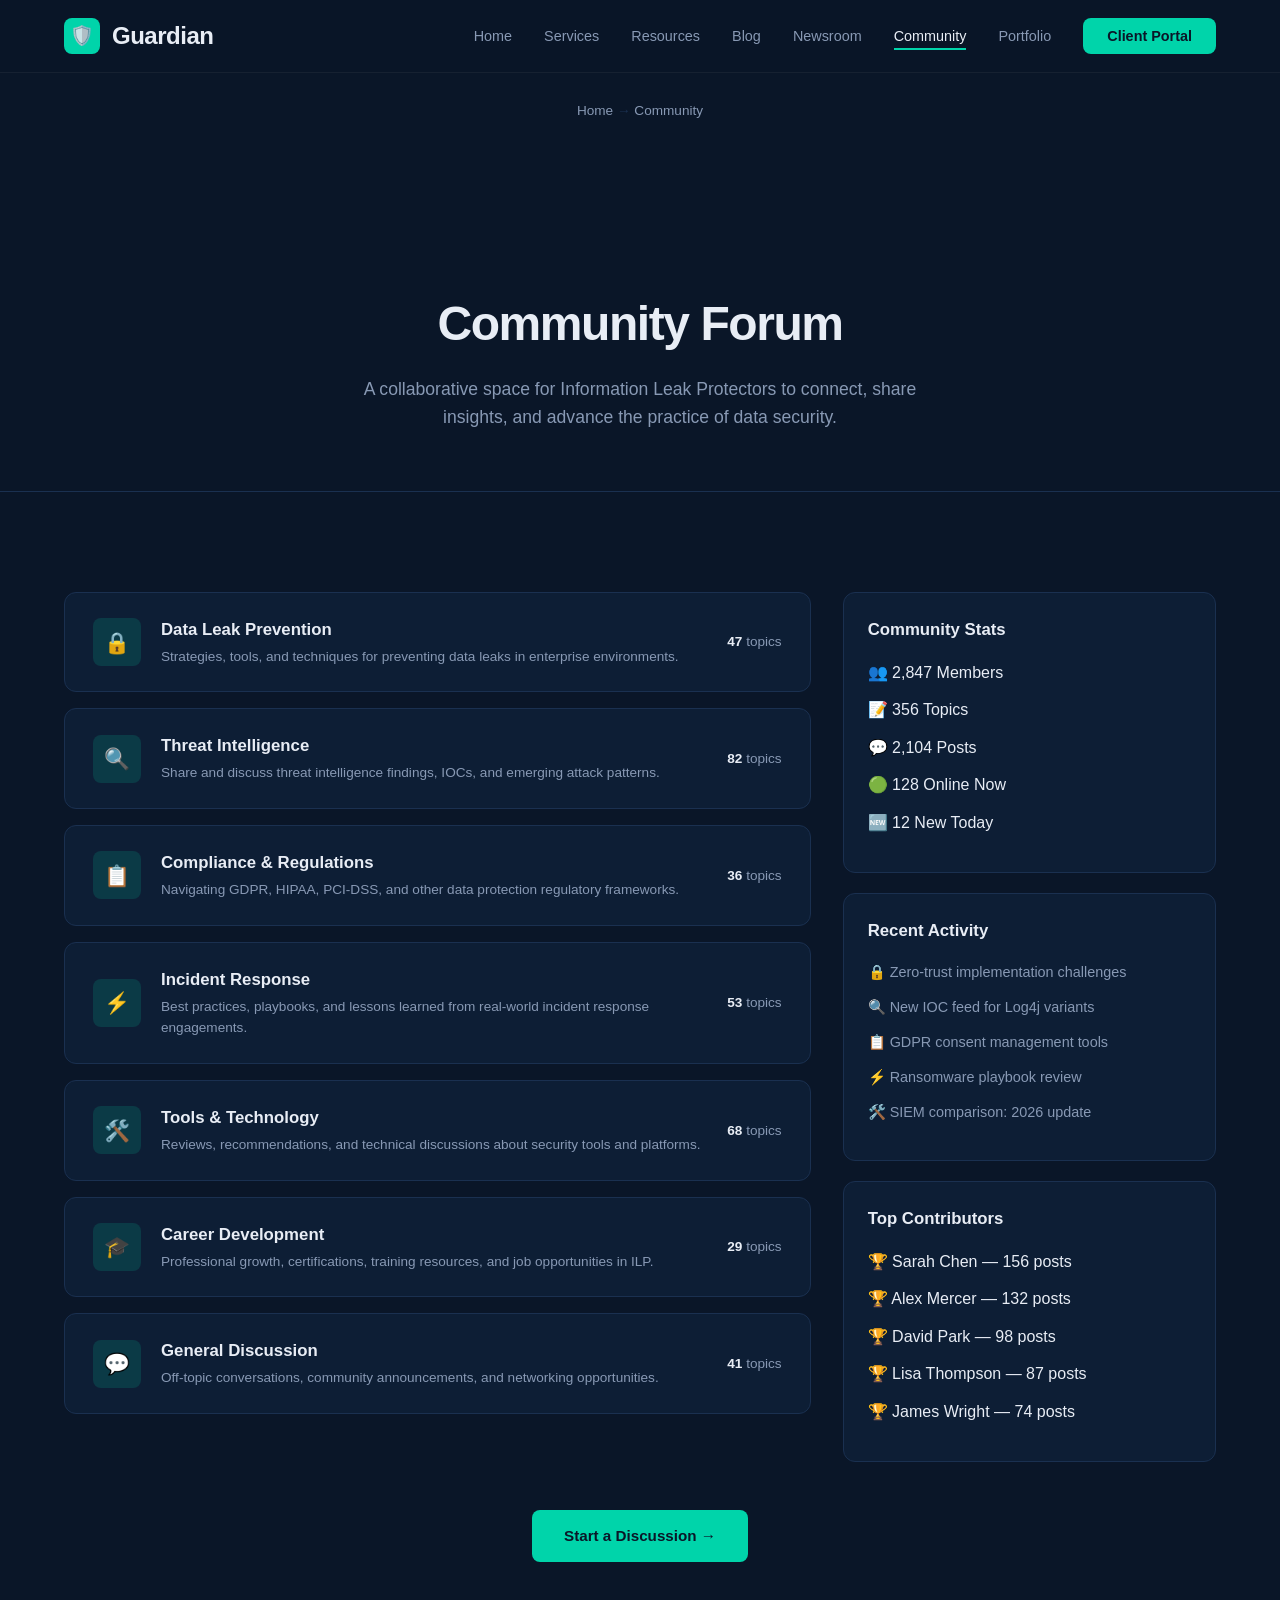
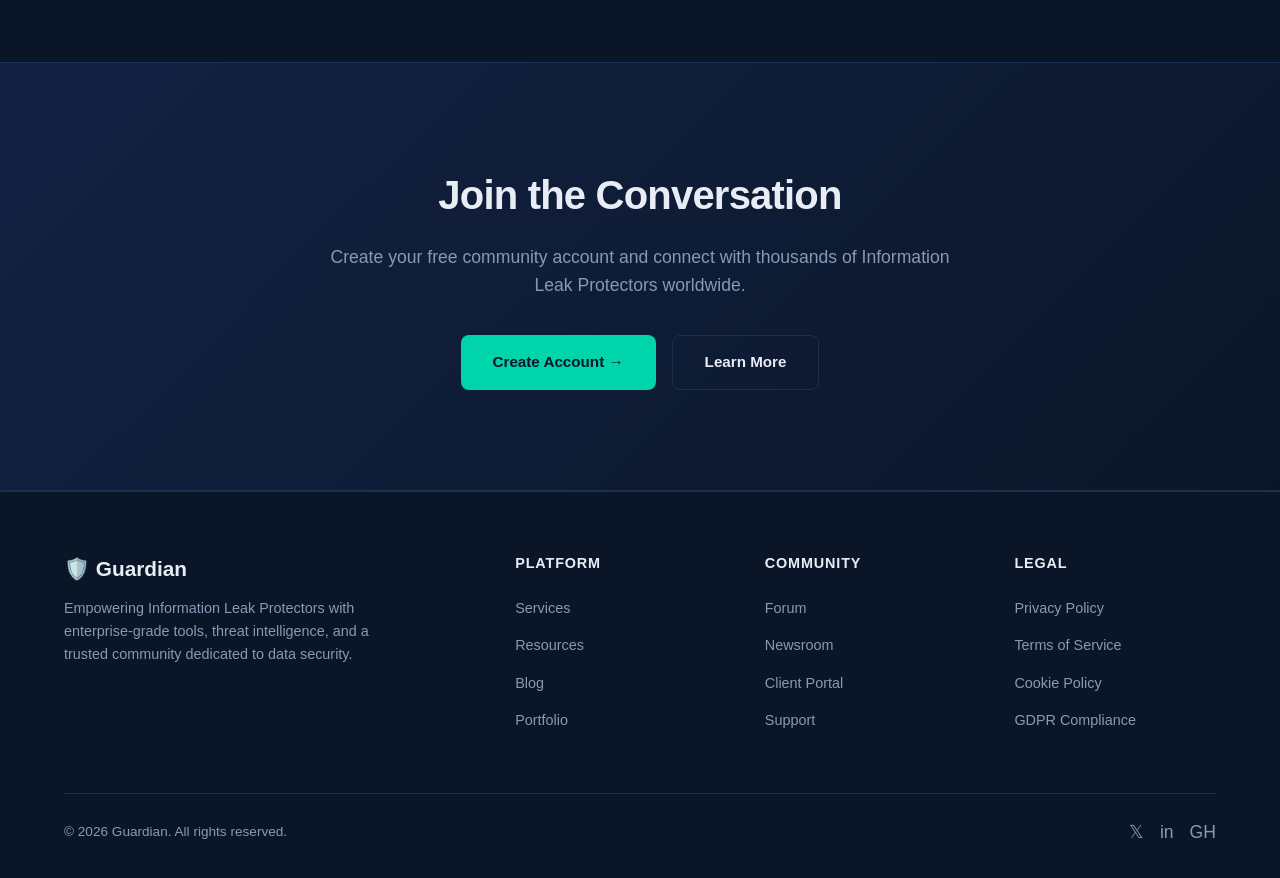
<file: community.html>
<!DOCTYPE html>
<html lang="en">
<head>
  <meta charset="UTF-8">
  <meta name="viewport" content="width=device-width, initial-scale=1.0">
  <title>Community Forum — Guardian</title>
  <meta name="description" content="Connect with fellow Information Leak Protectors. Share knowledge, discuss best practices, and collaborate on data leak prevention strategies.">
  <link rel="stylesheet" href="css/styles.css">
  <link rel="icon" href="data:image/svg+xml,<svg xmlns='http://www.w3.org/2000/svg' viewBox='0 0 100 100'><text y='.9em' font-size='90'>🛡️</text></svg>">
</head>
<body>
  <nav>
    <div class="container">
      <a href="index.html" class="nav-logo">
        <div class="shield">🛡️</div>
        Guardian
      </a>
      <button class="nav-toggle" aria-label="Toggle menu">
        <span></span><span></span><span></span>
      </button>
      <ul class="nav-links">
        <li><a href="index.html">Home</a></li>
        <li><a href="services.html">Services</a></li>
        <li><a href="resources.html">Resources</a></li>
        <li><a href="blog.html">Blog</a></li>
        <li><a href="newsroom.html">Newsroom</a></li>
        <li><a href="community.html" class="active">Community</a></li>
        <li><a href="portfolio.html">Portfolio</a></li>
        <li><a href="client-portal.html" class="nav-cta">Client Portal</a></li>
      </ul>
    </div>
  </nav>

  <div class="breadcrumbs">
    <div class="container">
      <a href="index.html">Home</a> <span class="separator">→</span> <span>Community</span>
    </div>
  </div>

  <section class="page-header">
    <div class="container">
      <h1>Community Forum</h1>
      <p>A collaborative space for Information Leak Protectors to connect, share insights, and advance the practice of data security.</p>
    </div>
  </section>

  <section>
    <div class="container">
      <div class="community-grid">
        <div>
          <div class="forum-categories">
            <div class="forum-category">
              <div class="forum-cat-icon">🔒</div>
              <div class="forum-cat-info">
                <h3>Data Leak Prevention</h3>
                <p>Strategies, tools, and techniques for preventing data leaks in enterprise environments.</p>
              </div>
              <div class="forum-cat-stats">
                <strong>47</strong> topics
              </div>
            </div>
            <div class="forum-category">
              <div class="forum-cat-icon">🔍</div>
              <div class="forum-cat-info">
                <h3>Threat Intelligence</h3>
                <p>Share and discuss threat intelligence findings, IOCs, and emerging attack patterns.</p>
              </div>
              <div class="forum-cat-stats">
                <strong>82</strong> topics
              </div>
            </div>
            <div class="forum-category">
              <div class="forum-cat-icon">📋</div>
              <div class="forum-cat-info">
                <h3>Compliance & Regulations</h3>
                <p>Navigating GDPR, HIPAA, PCI-DSS, and other data protection regulatory frameworks.</p>
              </div>
              <div class="forum-cat-stats">
                <strong>36</strong> topics
              </div>
            </div>
            <div class="forum-category">
              <div class="forum-cat-icon">⚡</div>
              <div class="forum-cat-info">
                <h3>Incident Response</h3>
                <p>Best practices, playbooks, and lessons learned from real-world incident response engagements.</p>
              </div>
              <div class="forum-cat-stats">
                <strong>53</strong> topics
              </div>
            </div>
            <div class="forum-category">
              <div class="forum-cat-icon">🛠️</div>
              <div class="forum-cat-info">
                <h3>Tools & Technology</h3>
                <p>Reviews, recommendations, and technical discussions about security tools and platforms.</p>
              </div>
              <div class="forum-cat-stats">
                <strong>68</strong> topics
              </div>
            </div>
            <div class="forum-category">
              <div class="forum-cat-icon">🎓</div>
              <div class="forum-cat-info">
                <h3>Career Development</h3>
                <p>Professional growth, certifications, training resources, and job opportunities in ILP.</p>
              </div>
              <div class="forum-cat-stats">
                <strong>29</strong> topics
              </div>
            </div>
            <div class="forum-category">
              <div class="forum-cat-icon">💬</div>
              <div class="forum-cat-info">
                <h3>General Discussion</h3>
                <p>Off-topic conversations, community announcements, and networking opportunities.</p>
              </div>
              <div class="forum-cat-stats">
                <strong>41</strong> topics
              </div>
            </div>
          </div>
        </div>
        <div class="community-sidebar">
          <div class="sidebar-card">
            <h3>Community Stats</h3>
            <ul>
              <li>👥 2,847 Members</li>
              <li>📝 356 Topics</li>
              <li>💬 2,104 Posts</li>
              <li>🟢 128 Online Now</li>
              <li>🆕 12 New Today</li>
            </ul>
          </div>
          <div class="sidebar-card">
            <h3>Recent Activity</h3>
            <ul>
              <li><a href="#">🔒 Zero-trust implementation challenges</a></li>
              <li><a href="#">🔍 New IOC feed for Log4j variants</a></li>
              <li><a href="#">📋 GDPR consent management tools</a></li>
              <li><a href="#">⚡ Ransomware playbook review</a></li>
              <li><a href="#">🛠️ SIEM comparison: 2026 update</a></li>
            </ul>
          </div>
          <div class="sidebar-card">
            <h3>Top Contributors</h3>
            <ul>
              <li>🏆 Sarah Chen — 156 posts</li>
              <li>🏆 Alex Mercer — 132 posts</li>
              <li>🏆 David Park — 98 posts</li>
              <li>🏆 Lisa Thompson — 87 posts</li>
              <li>🏆 James Wright — 74 posts</li>
            </ul>
          </div>
        </div>
      </div>
      <div style="text-align: center; margin-top: 48px;">
        <a href="#" class="btn btn-primary">Start a Discussion →</a>
      </div>
    </div>
  </section>

  <section class="cta-section">
    <div class="container">
      <div class="cta-content">
        <h2>Join the Conversation</h2>
        <p>Create your free community account and connect with thousands of Information Leak Protectors worldwide.</p>
        <div class="cta-buttons">
          <a href="#" class="btn btn-primary">Create Account →</a>
          <a href="#" class="btn btn-secondary">Learn More</a>
        </div>
      </div>
    </div>
  </section>

  <footer>
    <div class="container">
      <div class="footer-grid">
        <div class="footer-brand">
          <h3>🛡️ Guardian</h3>
          <p>Empowering Information Leak Protectors with enterprise-grade tools, threat intelligence, and a trusted community dedicated to data security.</p>
        </div>
        <div class="footer-col">
          <h4>Platform</h4>
          <ul>
            <li><a href="services.html">Services</a></li>
            <li><a href="resources.html">Resources</a></li>
            <li><a href="blog.html">Blog</a></li>
            <li><a href="portfolio.html">Portfolio</a></li>
          </ul>
        </div>
        <div class="footer-col">
          <h4>Community</h4>
          <ul>
            <li><a href="community.html">Forum</a></li>
            <li><a href="newsroom.html">Newsroom</a></li>
            <li><a href="client-portal.html">Client Portal</a></li>
            <li><a href="#">Support</a></li>
          </ul>
        </div>
        <div class="footer-col">
          <h4>Legal</h4>
          <ul>
            <li><a href="#">Privacy Policy</a></li>
            <li><a href="#">Terms of Service</a></li>
            <li><a href="#">Cookie Policy</a></li>
            <li><a href="#">GDPR Compliance</a></li>
          </ul>
        </div>
      </div>
      <div class="footer-bottom">
        <span>&copy; 2026 Guardian. All rights reserved.</span>
        <div class="footer-social">
          <a href="#" aria-label="Twitter">𝕏</a>
          <a href="#" aria-label="LinkedIn">in</a>
          <a href="#" aria-label="GitHub">GH</a>
        </div>
      </div>
    </div>
  </footer>

  <script src="js/main.js"></script>
</body>
</html>
</file>
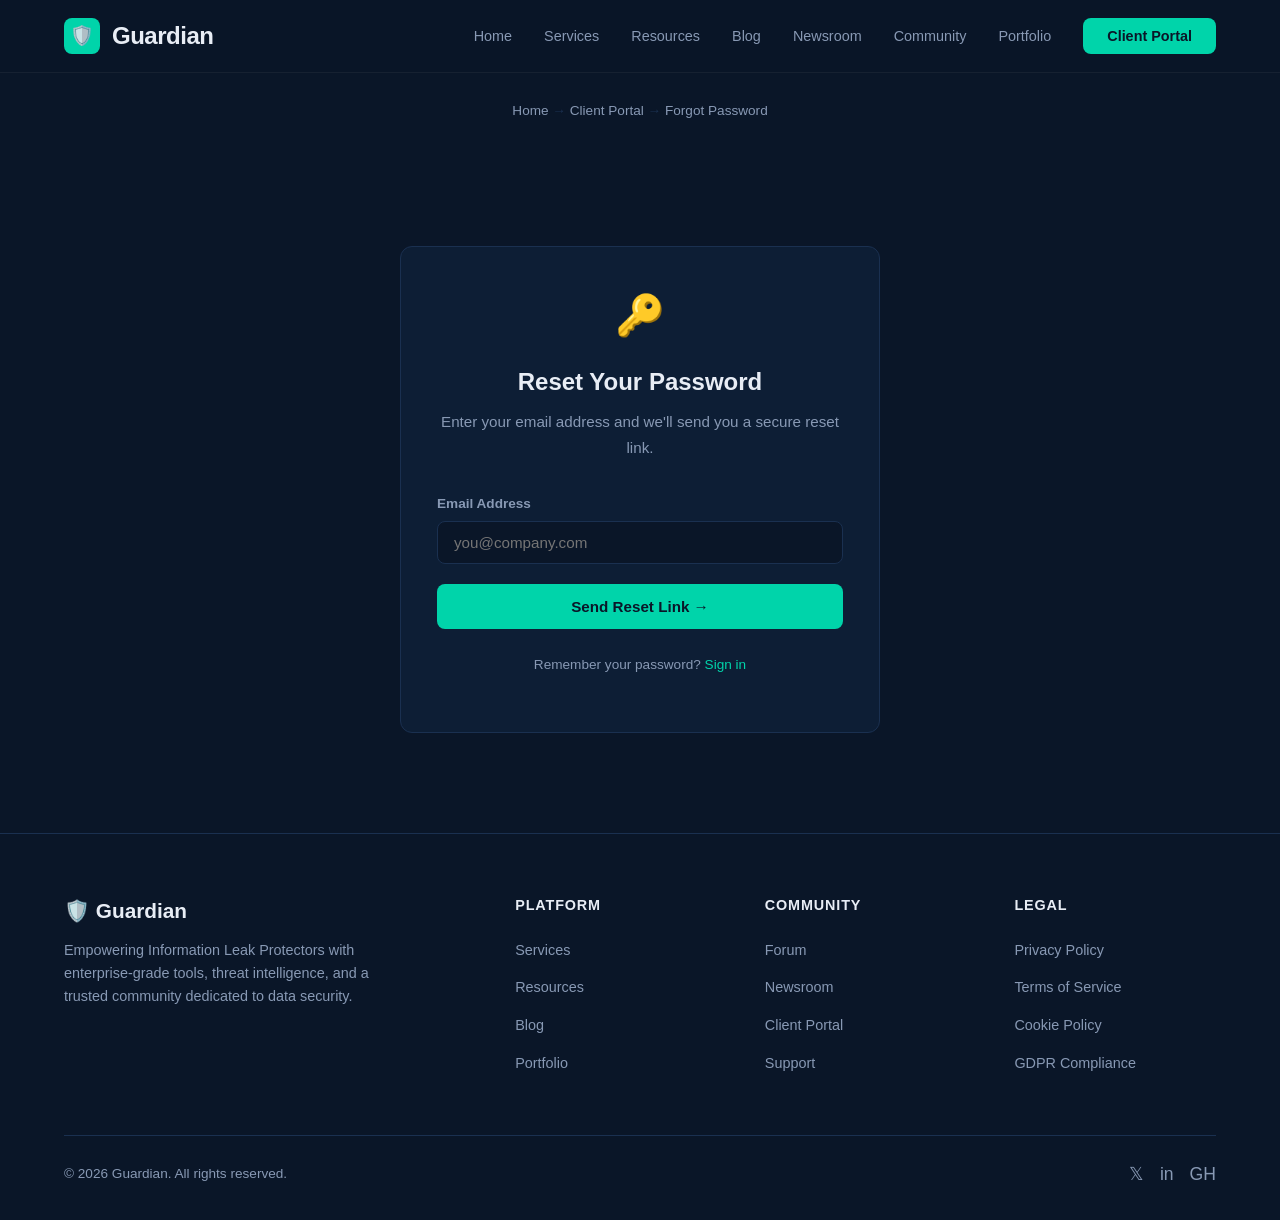
<file: forgot-password.html>
<!DOCTYPE html>
<html lang="en">
<head>
  <meta charset="UTF-8">
  <meta name="viewport" content="width=device-width, initial-scale=1.0">
  <title>Forgot Password — Guardian</title>
  <meta name="description" content="Reset your Guardian account password.">
  <link rel="stylesheet" href="css/styles.css">
  <link rel="icon" href="data:image/svg+xml,<svg xmlns='http://www.w3.org/2000/svg' viewBox='0 0 100 100'><text y='.9em' font-size='90'>🛡️</text></svg>">
</head>
<body>
  <nav>
    <div class="container">
      <a href="index.html" class="nav-logo">
        <div class="shield">🛡️</div>
        Guardian
      </a>
      <button class="nav-toggle" aria-label="Toggle menu">
        <span></span><span></span><span></span>
      </button>
      <ul class="nav-links">
        <li><a href="index.html">Home</a></li>
        <li><a href="services.html">Services</a></li>
        <li><a href="resources.html">Resources</a></li>
        <li><a href="blog.html">Blog</a></li>
        <li><a href="newsroom.html">Newsroom</a></li>
        <li><a href="community.html">Community</a></li>
        <li><a href="portfolio.html">Portfolio</a></li>
        <li><a href="client-portal.html" class="nav-cta">Client Portal</a></li>
      </ul>
    </div>
  </nav>

  <div class="breadcrumbs">
    <div class="container">
      <a href="index.html">Home</a> <span class="separator">→</span> <a href="client-portal.html">Client Portal</a> <span class="separator">→</span> <span>Forgot Password</span>
    </div>
  </div>

  <section style="padding: 100px 0;">
    <div class="container">
      <div style="max-width: 480px; margin: 0 auto;">
        <div class="portal-card" style="background: var(--card-bg); border: 1px solid var(--border); border-radius: var(--radius); padding: 36px;">
          <div style="text-align: center; margin-bottom: 32px;">
            <div style="font-size: 2.5rem; margin-bottom: 16px;">🔑</div>
            <h2 style="font-size: 1.5rem; font-weight: 700; margin-bottom: 8px;">Reset Your Password</h2>
            <p style="color: var(--text-muted); font-size: 0.95rem;">Enter your email address and we'll send you a secure reset link.</p>
          </div>
          <form onsubmit="event.preventDefault(); alert('If an account exists with this email, a password reset link has been sent. Please check your inbox.');">
            <div class="form-group" style="margin-bottom: 20px;">
              <label for="reset-email">Email Address</label>
              <input type="email" id="reset-email" placeholder="you@company.com" required>
            </div>
            <button type="submit" class="btn btn-primary btn-block">Send Reset Link →</button>
          </form>
          <p style="margin-top: 24px; text-align: center; font-size: 0.85rem; color: var(--text-muted);">
            Remember your password? <a href="client-portal.html">Sign in</a>
          </p>
        </div>
      </div>
    </div>
  </section>

  <footer>
    <div class="container">
      <div class="footer-grid">
        <div class="footer-brand">
          <h3>🛡️ Guardian</h3>
          <p>Empowering Information Leak Protectors with enterprise-grade tools, threat intelligence, and a trusted community dedicated to data security.</p>
        </div>
        <div class="footer-col">
          <h4>Platform</h4>
          <ul>
            <li><a href="services.html">Services</a></li>
            <li><a href="resources.html">Resources</a></li>
            <li><a href="blog.html">Blog</a></li>
            <li><a href="portfolio.html">Portfolio</a></li>
          </ul>
        </div>
        <div class="footer-col">
          <h4>Community</h4>
          <ul>
            <li><a href="community.html">Forum</a></li>
            <li><a href="newsroom.html">Newsroom</a></li>
            <li><a href="client-portal.html">Client Portal</a></li>
            <li><a href="#">Support</a></li>
          </ul>
        </div>
        <div class="footer-col">
          <h4>Legal</h4>
          <ul>
            <li><a href="#">Privacy Policy</a></li>
            <li><a href="#">Terms of Service</a></li>
            <li><a href="#">Cookie Policy</a></li>
            <li><a href="#">GDPR Compliance</a></li>
          </ul>
        </div>
      </div>
      <div class="footer-bottom">
        <span>&copy; 2026 Guardian. All rights reserved.</span>
        <div class="footer-social">
          <a href="#" aria-label="Twitter">𝕏</a>
          <a href="#" aria-label="LinkedIn">in</a>
          <a href="#" aria-label="GitHub">GH</a>
        </div>
      </div>
    </div>
  </footer>

  <script src="js/main.js"></script>
</body>
</html>
</file>
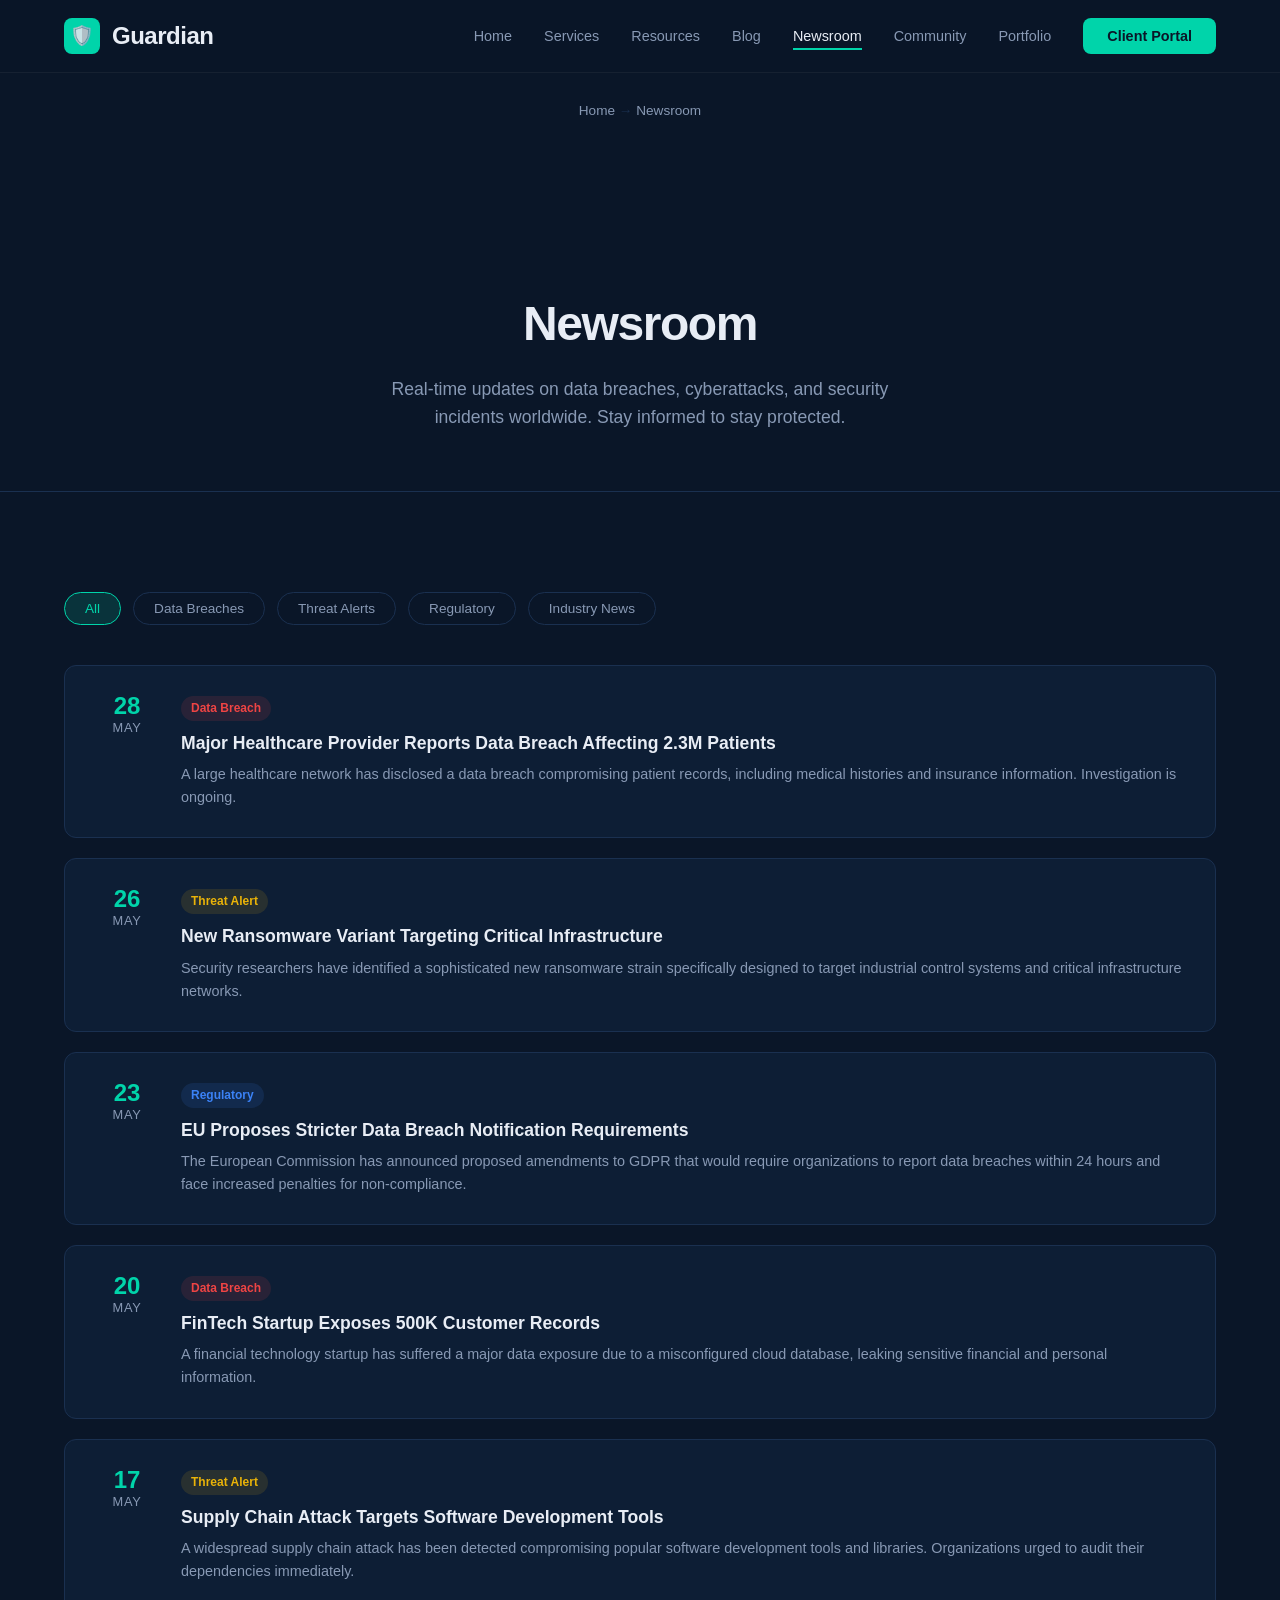
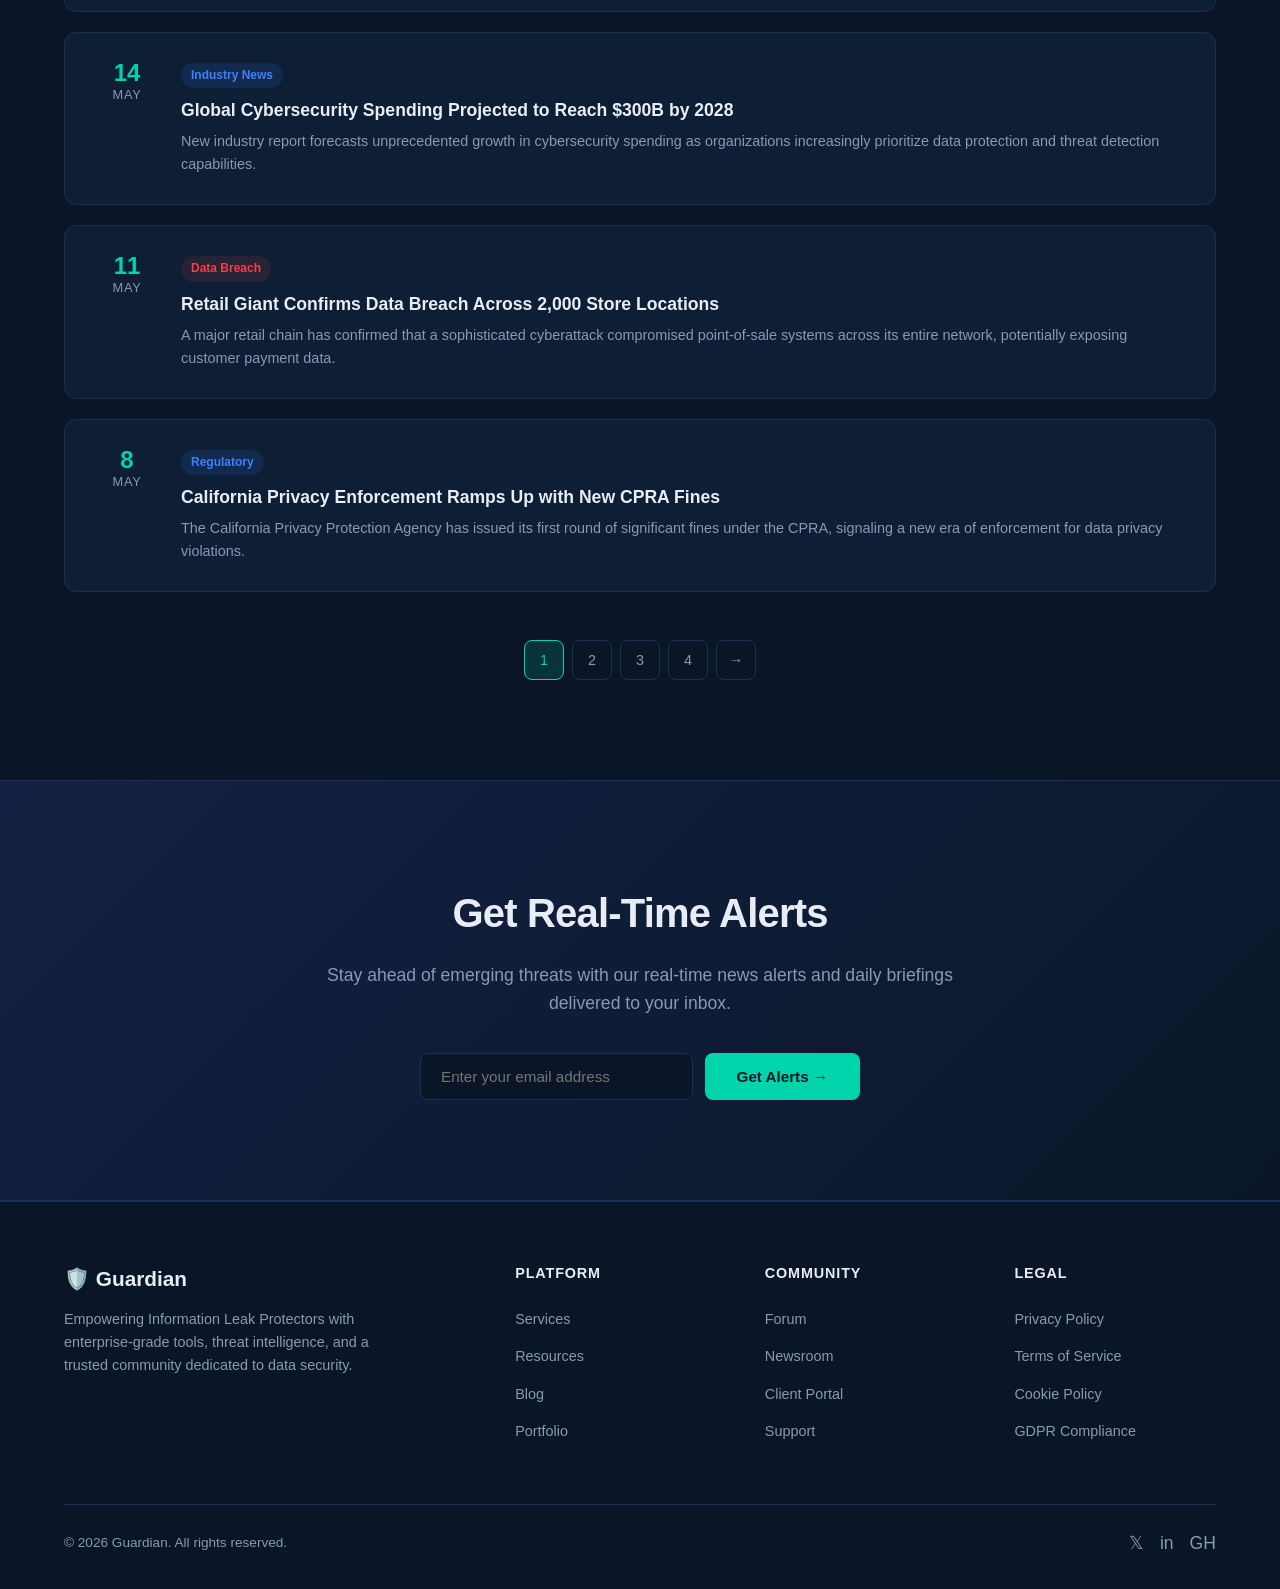
<file: newsroom.html>
<!DOCTYPE html>
<html lang="en">
<head>
  <meta charset="UTF-8">
  <meta name="viewport" content="width=device-width, initial-scale=1.0">
  <title>Newsroom — Guardian</title>
  <meta name="description" content="Stay updated on the latest data breaches, cyberattacks, security incidents, and industry news from around the world.">
  <link rel="stylesheet" href="css/styles.css">
  <link rel="icon" href="data:image/svg+xml,<svg xmlns='http://www.w3.org/2000/svg' viewBox='0 0 100 100'><text y='.9em' font-size='90'>🛡️</text></svg>">
</head>
<body>
  <nav>
    <div class="container">
      <a href="index.html" class="nav-logo">
        <div class="shield">🛡️</div>
        Guardian
      </a>
      <button class="nav-toggle" aria-label="Toggle menu">
        <span></span><span></span><span></span>
      </button>
      <ul class="nav-links">
        <li><a href="index.html">Home</a></li>
        <li><a href="services.html">Services</a></li>
        <li><a href="resources.html">Resources</a></li>
        <li><a href="blog.html">Blog</a></li>
        <li><a href="newsroom.html" class="active">Newsroom</a></li>
        <li><a href="community.html">Community</a></li>
        <li><a href="portfolio.html">Portfolio</a></li>
        <li><a href="client-portal.html" class="nav-cta">Client Portal</a></li>
      </ul>
    </div>
  </nav>

  <div class="breadcrumbs">
    <div class="container">
      <a href="index.html">Home</a> <span class="separator">→</span> <span>Newsroom</span>
    </div>
  </div>

  <section class="page-header">
    <div class="container">
      <h1>Newsroom</h1>
      <p>Real-time updates on data breaches, cyberattacks, and security incidents worldwide. Stay informed to stay protected.</p>
    </div>
  </section>

  <section>
    <div class="container">
      <div class="filter-bar">
        <button class="filter-btn active">All</button>
        <button class="filter-btn">Data Breaches</button>
        <button class="filter-btn">Threat Alerts</button>
        <button class="filter-btn">Regulatory</button>
        <button class="filter-btn">Industry News</button>
      </div>
      <div class="news-list">
        <div class="news-item">
          <div class="news-date">
            <div class="day">28</div>
            <div class="month">May</div>
          </div>
          <div class="news-content">
            <span class="news-tag breach">Data Breach</span>
            <h3>Major Healthcare Provider Reports Data Breach Affecting 2.3M Patients</h3>
            <p>A large healthcare network has disclosed a data breach compromising patient records, including medical histories and insurance information. Investigation is ongoing.</p>
          </div>
        </div>
        <div class="news-item">
          <div class="news-date">
            <div class="day">26</div>
            <div class="month">May</div>
          </div>
          <div class="news-content">
            <span class="news-tag threat">Threat Alert</span>
            <h3>New Ransomware Variant Targeting Critical Infrastructure</h3>
            <p>Security researchers have identified a sophisticated new ransomware strain specifically designed to target industrial control systems and critical infrastructure networks.</p>
          </div>
        </div>
        <div class="news-item">
          <div class="news-date">
            <div class="day">23</div>
            <div class="month">May</div>
          </div>
          <div class="news-content">
            <span class="news-tag update">Regulatory</span>
            <h3>EU Proposes Stricter Data Breach Notification Requirements</h3>
            <p>The European Commission has announced proposed amendments to GDPR that would require organizations to report data breaches within 24 hours and face increased penalties for non-compliance.</p>
          </div>
        </div>
        <div class="news-item">
          <div class="news-date">
            <div class="day">20</div>
            <div class="month">May</div>
          </div>
          <div class="news-content">
            <span class="news-tag breach">Data Breach</span>
            <h3>FinTech Startup Exposes 500K Customer Records</h3>
            <p>A financial technology startup has suffered a major data exposure due to a misconfigured cloud database, leaking sensitive financial and personal information.</p>
          </div>
        </div>
        <div class="news-item">
          <div class="news-date">
            <div class="day">17</div>
            <div class="month">May</div>
          </div>
          <div class="news-content">
            <span class="news-tag threat">Threat Alert</span>
            <h3>Supply Chain Attack Targets Software Development Tools</h3>
            <p>A widespread supply chain attack has been detected compromising popular software development tools and libraries. Organizations urged to audit their dependencies immediately.</p>
          </div>
        </div>
        <div class="news-item">
          <div class="news-date">
            <div class="day">14</div>
            <div class="month">May</div>
          </div>
          <div class="news-content">
            <span class="news-tag update">Industry News</span>
            <h3>Global Cybersecurity Spending Projected to Reach $300B by 2028</h3>
            <p>New industry report forecasts unprecedented growth in cybersecurity spending as organizations increasingly prioritize data protection and threat detection capabilities.</p>
          </div>
        </div>
        <div class="news-item">
          <div class="news-date">
            <div class="day">11</div>
            <div class="month">May</div>
          </div>
          <div class="news-content">
            <span class="news-tag breach">Data Breach</span>
            <h3>Retail Giant Confirms Data Breach Across 2,000 Store Locations</h3>
            <p>A major retail chain has confirmed that a sophisticated cyberattack compromised point-of-sale systems across its entire network, potentially exposing customer payment data.</p>
          </div>
        </div>
        <div class="news-item">
          <div class="news-date">
            <div class="day">8</div>
            <div class="month">May</div>
          </div>
          <div class="news-content">
            <span class="news-tag update">Regulatory</span>
            <h3>California Privacy Enforcement Ramps Up with New CPRA Fines</h3>
            <p>The California Privacy Protection Agency has issued its first round of significant fines under the CPRA, signaling a new era of enforcement for data privacy violations.</p>
          </div>
        </div>
      </div>
      <div class="pagination">
        <a href="#" class="active">1</a>
        <a href="#">2</a>
        <a href="#">3</a>
        <a href="#">4</a>
        <a href="#">→</a>
      </div>
    </div>
  </section>

  <section class="cta-section">
    <div class="container">
      <div class="cta-content">
        <h2>Get Real-Time Alerts</h2>
        <p>Stay ahead of emerging threats with our real-time news alerts and daily briefings delivered to your inbox.</p>
        <form class="newsletter-form" onsubmit="event.preventDefault(); alert('Thank you for subscribing to alerts!');">
          <input type="email" placeholder="Enter your email address" required>
          <button type="submit" class="btn btn-primary">Get Alerts →</button>
        </form>
      </div>
    </div>
  </section>

  <footer>
    <div class="container">
      <div class="footer-grid">
        <div class="footer-brand">
          <h3>🛡️ Guardian</h3>
          <p>Empowering Information Leak Protectors with enterprise-grade tools, threat intelligence, and a trusted community dedicated to data security.</p>
        </div>
        <div class="footer-col">
          <h4>Platform</h4>
          <ul>
            <li><a href="services.html">Services</a></li>
            <li><a href="resources.html">Resources</a></li>
            <li><a href="blog.html">Blog</a></li>
            <li><a href="portfolio.html">Portfolio</a></li>
          </ul>
        </div>
        <div class="footer-col">
          <h4>Community</h4>
          <ul>
            <li><a href="community.html">Forum</a></li>
            <li><a href="newsroom.html">Newsroom</a></li>
            <li><a href="client-portal.html">Client Portal</a></li>
            <li><a href="#">Support</a></li>
          </ul>
        </div>
        <div class="footer-col">
          <h4>Legal</h4>
          <ul>
            <li><a href="#">Privacy Policy</a></li>
            <li><a href="#">Terms of Service</a></li>
            <li><a href="#">Cookie Policy</a></li>
            <li><a href="#">GDPR Compliance</a></li>
          </ul>
        </div>
      </div>
      <div class="footer-bottom">
        <span>&copy; 2026 Guardian. All rights reserved.</span>
        <div class="footer-social">
          <a href="#" aria-label="Twitter">𝕏</a>
          <a href="#" aria-label="LinkedIn">in</a>
          <a href="#" aria-label="GitHub">GH</a>
        </div>
      </div>
    </div>
  </footer>

  <script src="js/main.js"></script>
</body>
</html>
</file>
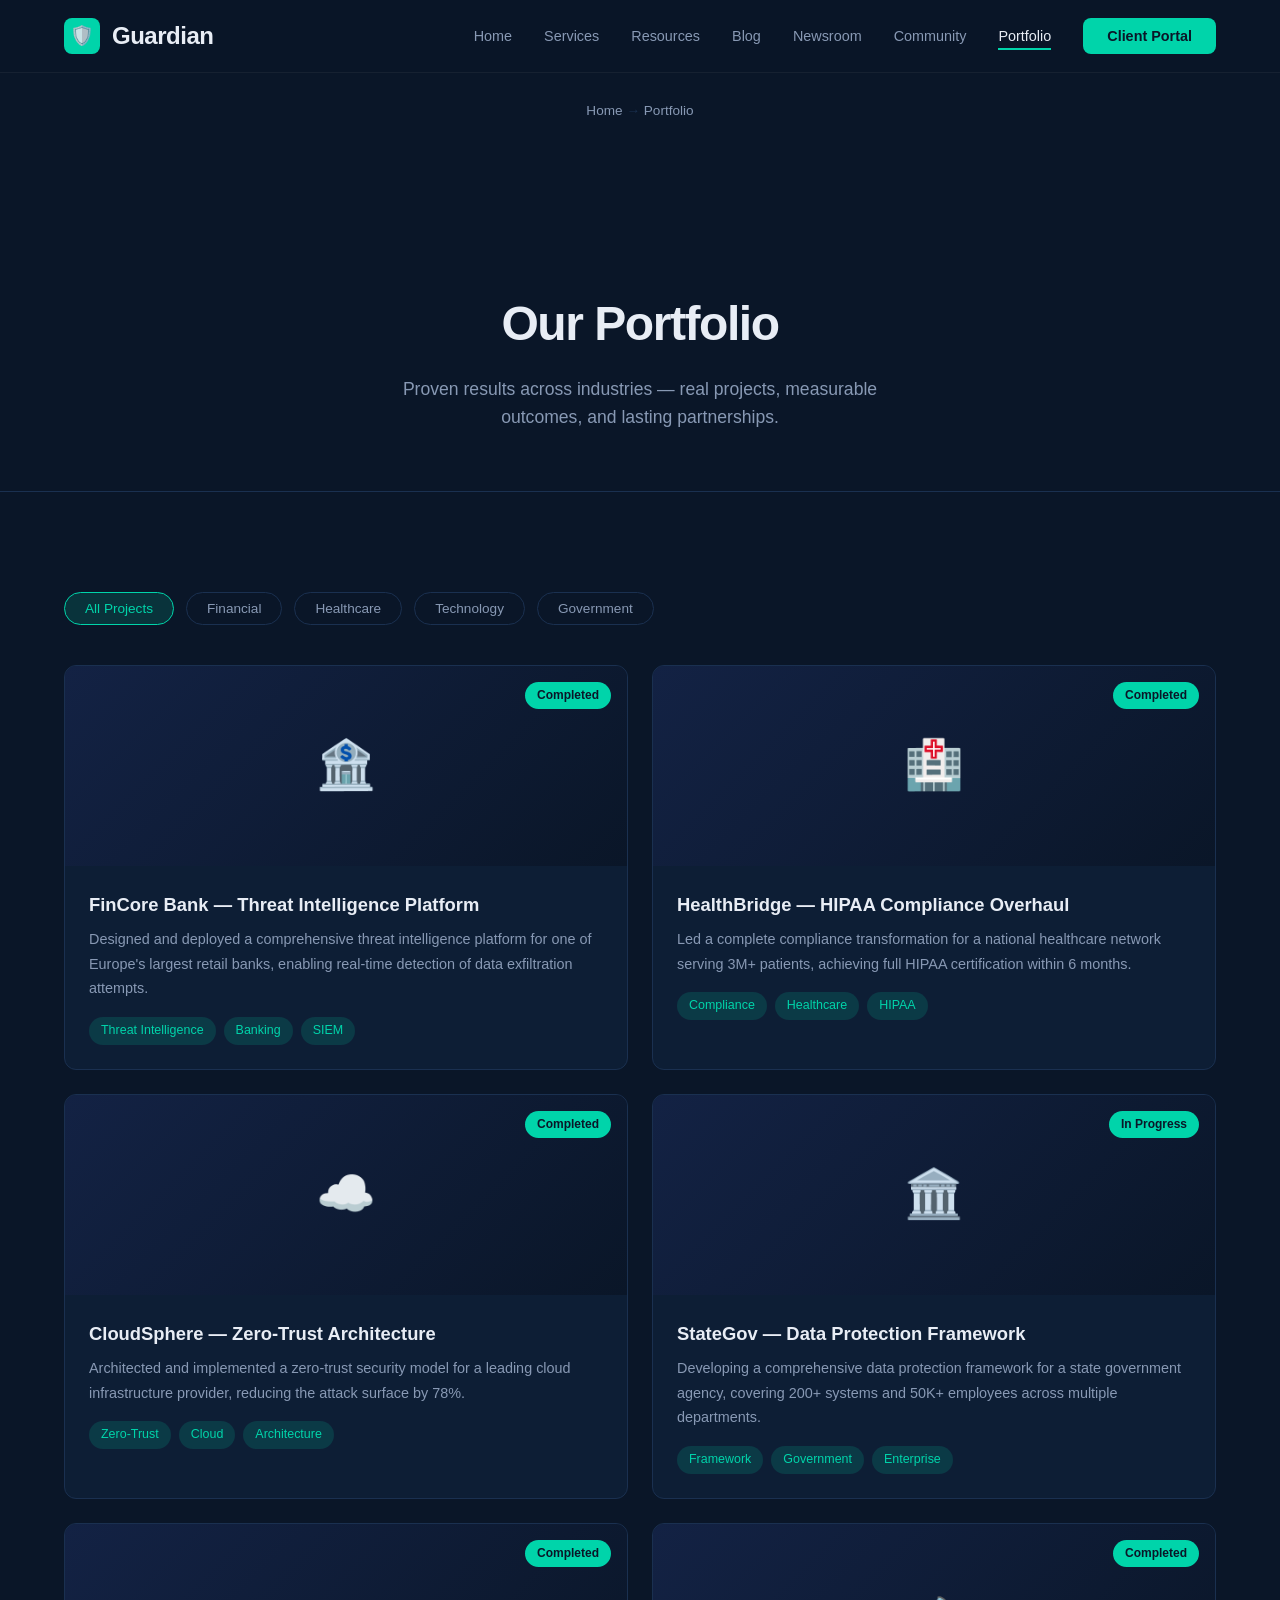
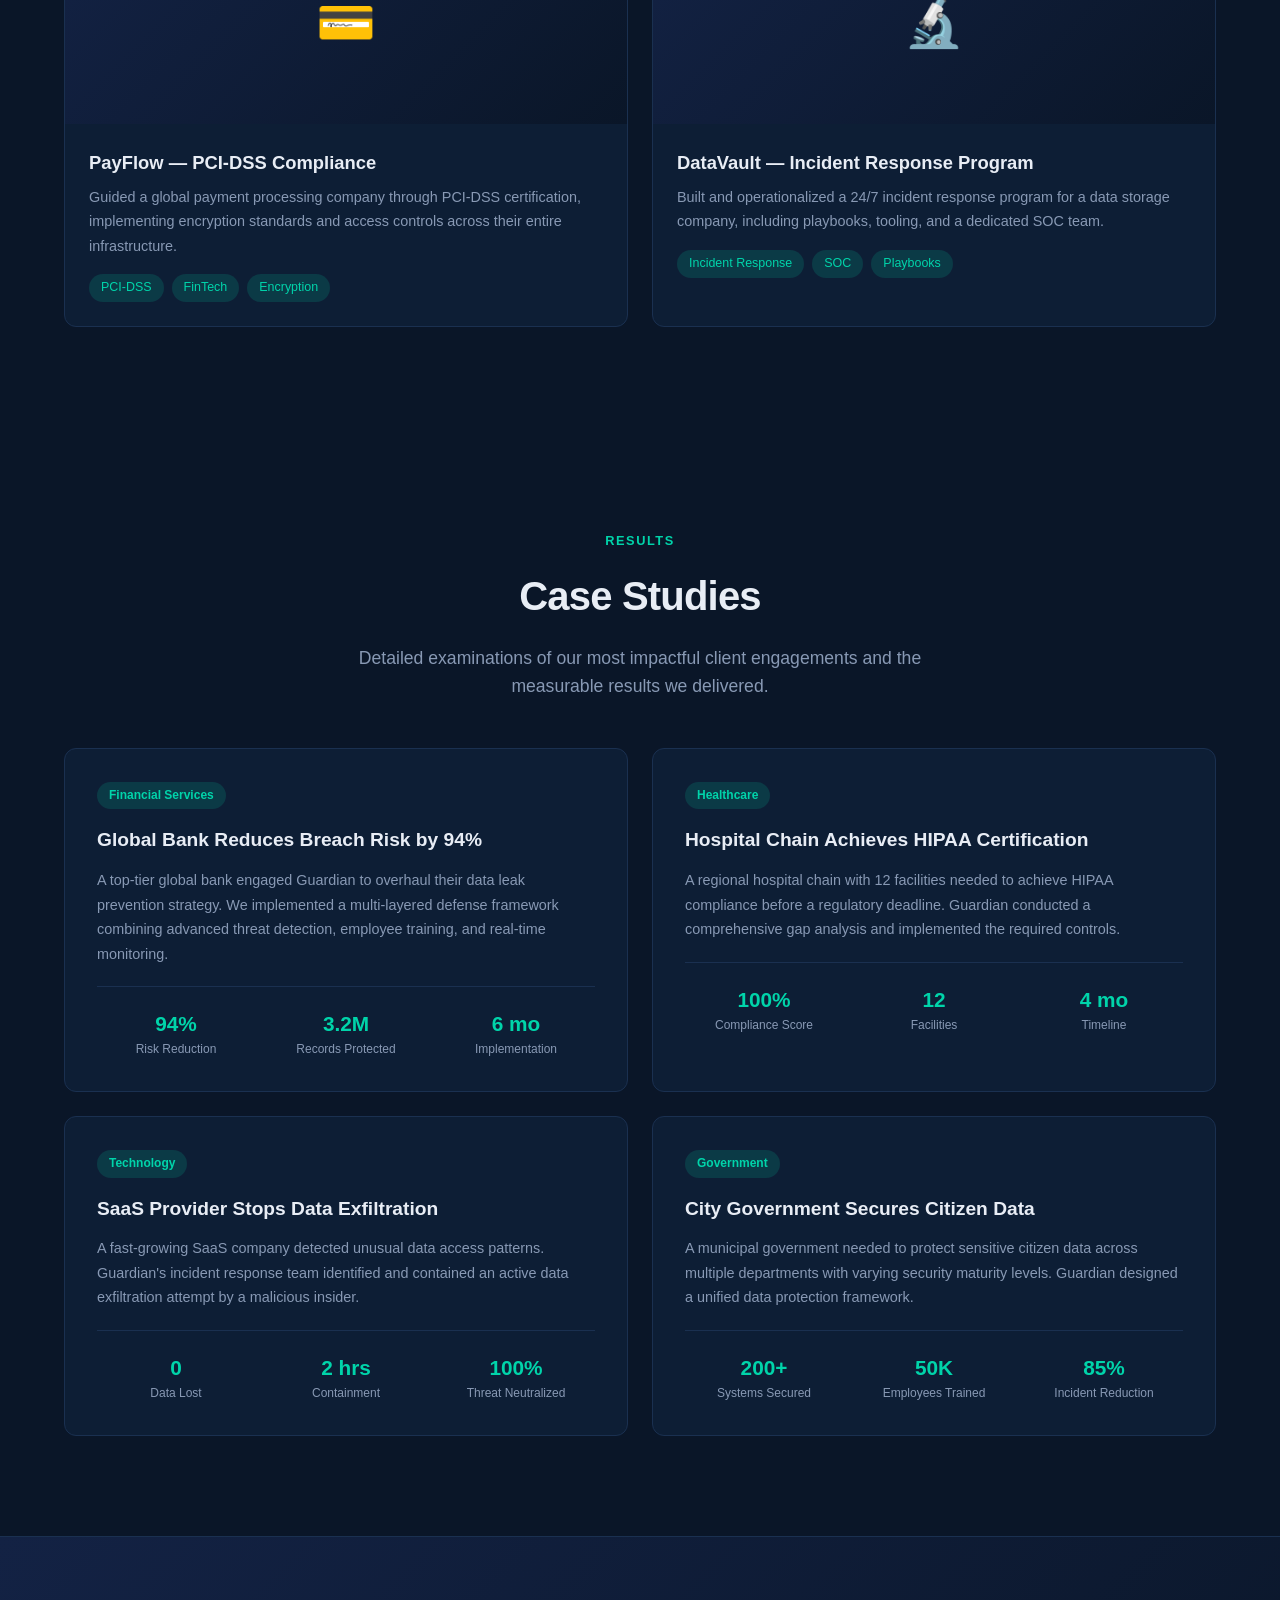
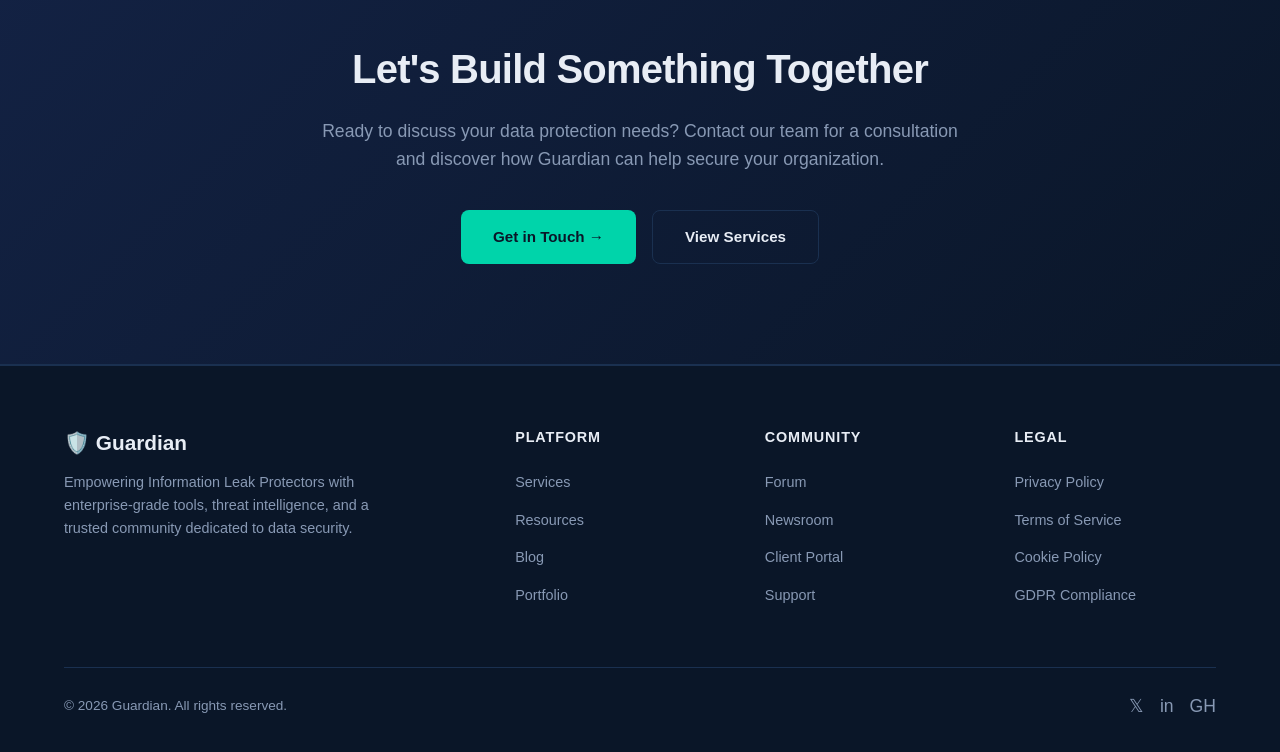
<file: portfolio.html>
<!DOCTYPE html>
<html lang="en">
<head>
  <meta charset="UTF-8">
  <meta name="viewport" content="width=device-width, initial-scale=1.0">
  <title>Portfolio — Guardian</title>
  <meta name="description" content="Explore our portfolio of successful data protection projects, case studies, and testimonials from satisfied clients across industries.">
  <link rel="stylesheet" href="css/styles.css">
  <link rel="icon" href="data:image/svg+xml,<svg xmlns='http://www.w3.org/2000/svg' viewBox='0 0 100 100'><text y='.9em' font-size='90'>🛡️</text></svg>">
</head>
<body>
  <nav>
    <div class="container">
      <a href="index.html" class="nav-logo">
        <div class="shield">🛡️</div>
        Guardian
      </a>
      <button class="nav-toggle" aria-label="Toggle menu">
        <span></span><span></span><span></span>
      </button>
      <ul class="nav-links">
        <li><a href="index.html">Home</a></li>
        <li><a href="services.html">Services</a></li>
        <li><a href="resources.html">Resources</a></li>
        <li><a href="blog.html">Blog</a></li>
        <li><a href="newsroom.html">Newsroom</a></li>
        <li><a href="community.html">Community</a></li>
        <li><a href="portfolio.html" class="active">Portfolio</a></li>
        <li><a href="client-portal.html" class="nav-cta">Client Portal</a></li>
      </ul>
    </div>
  </nav>

  <div class="breadcrumbs">
    <div class="container">
      <a href="index.html">Home</a> <span class="separator">→</span> <span>Portfolio</span>
    </div>
  </div>

  <section class="page-header">
    <div class="container">
      <h1>Our Portfolio</h1>
      <p>Proven results across industries — real projects, measurable outcomes, and lasting partnerships.</p>
    </div>
  </section>

  <section>
    <div class="container">
      <div class="filter-bar">
        <button class="filter-btn active">All Projects</button>
        <button class="filter-btn">Financial</button>
        <button class="filter-btn">Healthcare</button>
        <button class="filter-btn">Technology</button>
        <button class="filter-btn">Government</button>
      </div>
      <div class="portfolio-grid">
        <div class="portfolio-item">
          <div class="portfolio-preview">
            🏦
            <span class="portfolio-badge">Completed</span>
          </div>
          <div class="portfolio-body">
            <h3>FinCore Bank — Threat Intelligence Platform</h3>
            <p>Designed and deployed a comprehensive threat intelligence platform for one of Europe's largest retail banks, enabling real-time detection of data exfiltration attempts.</p>
            <div class="portfolio-tags">
              <span>Threat Intelligence</span>
              <span>Banking</span>
              <span>SIEM</span>
            </div>
          </div>
        </div>
        <div class="portfolio-item">
          <div class="portfolio-preview">
            🏥
            <span class="portfolio-badge">Completed</span>
          </div>
          <div class="portfolio-body">
            <h3>HealthBridge — HIPAA Compliance Overhaul</h3>
            <p>Led a complete compliance transformation for a national healthcare network serving 3M+ patients, achieving full HIPAA certification within 6 months.</p>
            <div class="portfolio-tags">
              <span>Compliance</span>
              <span>Healthcare</span>
              <span>HIPAA</span>
            </div>
          </div>
        </div>
        <div class="portfolio-item">
          <div class="portfolio-preview">
            ☁️
            <span class="portfolio-badge">Completed</span>
          </div>
          <div class="portfolio-body">
            <h3>CloudSphere — Zero-Trust Architecture</h3>
            <p>Architected and implemented a zero-trust security model for a leading cloud infrastructure provider, reducing the attack surface by 78%.</p>
            <div class="portfolio-tags">
              <span>Zero-Trust</span>
              <span>Cloud</span>
              <span>Architecture</span>
            </div>
          </div>
        </div>
        <div class="portfolio-item">
          <div class="portfolio-preview">
            🏛️
            <span class="portfolio-badge">In Progress</span>
          </div>
          <div class="portfolio-body">
            <h3>StateGov — Data Protection Framework</h3>
            <p>Developing a comprehensive data protection framework for a state government agency, covering 200+ systems and 50K+ employees across multiple departments.</p>
            <div class="portfolio-tags">
              <span>Framework</span>
              <span>Government</span>
              <span>Enterprise</span>
            </div>
          </div>
        </div>
        <div class="portfolio-item">
          <div class="portfolio-preview">
            💳
            <span class="portfolio-badge">Completed</span>
          </div>
          <div class="portfolio-body">
            <h3>PayFlow — PCI-DSS Compliance</h3>
            <p>Guided a global payment processing company through PCI-DSS certification, implementing encryption standards and access controls across their entire infrastructure.</p>
            <div class="portfolio-tags">
              <span>PCI-DSS</span>
              <span>FinTech</span>
              <span>Encryption</span>
            </div>
          </div>
        </div>
        <div class="portfolio-item">
          <div class="portfolio-preview">
            🔬
            <span class="portfolio-badge">Completed</span>
          </div>
          <div class="portfolio-body">
            <h3>DataVault — Incident Response Program</h3>
            <p>Built and operationalized a 24/7 incident response program for a data storage company, including playbooks, tooling, and a dedicated SOC team.</p>
            <div class="portfolio-tags">
              <span>Incident Response</span>
              <span>SOC</span>
              <span>Playbooks</span>
            </div>
          </div>
        </div>
      </div>
    </div>
  </section>

  <section id="case-studies">
    <div class="container">
      <div class="text-center">
        <span class="section-label">Results</span>
        <h2 class="section-title">Case Studies</h2>
        <p class="section-subtitle">Detailed examinations of our most impactful client engagements and the measurable results we delivered.</p>
      </div>
      <div class="case-studies-grid">
        <div class="case-study-card">
          <span class="industry">Financial Services</span>
          <h3>Global Bank Reduces Breach Risk by 94%</h3>
          <p>A top-tier global bank engaged Guardian to overhaul their data leak prevention strategy. We implemented a multi-layered defense framework combining advanced threat detection, employee training, and real-time monitoring.</p>
          <div class="case-results">
            <div class="result">
              <div class="value">94%</div>
              <div class="label">Risk Reduction</div>
            </div>
            <div class="result">
              <div class="value">3.2M</div>
              <div class="label">Records Protected</div>
            </div>
            <div class="result">
              <div class="value">6 mo</div>
              <div class="label">Implementation</div>
            </div>
          </div>
        </div>
        <div class="case-study-card">
          <span class="industry">Healthcare</span>
          <h3>Hospital Chain Achieves HIPAA Certification</h3>
          <p>A regional hospital chain with 12 facilities needed to achieve HIPAA compliance before a regulatory deadline. Guardian conducted a comprehensive gap analysis and implemented the required controls.</p>
          <div class="case-results">
            <div class="result">
              <div class="value">100%</div>
              <div class="label">Compliance Score</div>
            </div>
            <div class="result">
              <div class="value">12</div>
              <div class="label">Facilities</div>
            </div>
            <div class="result">
              <div class="value">4 mo</div>
              <div class="label">Timeline</div>
            </div>
          </div>
        </div>
        <div class="case-study-card">
          <span class="industry">Technology</span>
          <h3>SaaS Provider Stops Data Exfiltration</h3>
          <p>A fast-growing SaaS company detected unusual data access patterns. Guardian's incident response team identified and contained an active data exfiltration attempt by a malicious insider.</p>
          <div class="case-results">
            <div class="result">
              <div class="value">0</div>
              <div class="label">Data Lost</div>
            </div>
            <div class="result">
              <div class="value">2 hrs</div>
              <div class="label">Containment</div>
            </div>
            <div class="result">
              <div class="value">100%</div>
              <div class="label">Threat Neutralized</div>
            </div>
          </div>
        </div>
        <div class="case-study-card">
          <span class="industry">Government</span>
          <h3>City Government Secures Citizen Data</h3>
          <p>A municipal government needed to protect sensitive citizen data across multiple departments with varying security maturity levels. Guardian designed a unified data protection framework.</p>
          <div class="case-results">
            <div class="result">
              <div class="value">200+</div>
              <div class="label">Systems Secured</div>
            </div>
            <div class="result">
              <div class="value">50K</div>
              <div class="label">Employees Trained</div>
            </div>
            <div class="result">
              <div class="value">85%</div>
              <div class="label">Incident Reduction</div>
            </div>
          </div>
        </div>
      </div>
    </div>
  </section>

  <section class="cta-section">
    <div class="container">
      <div class="cta-content">
        <h2>Let's Build Something Together</h2>
        <p>Ready to discuss your data protection needs? Contact our team for a consultation and discover how Guardian can help secure your organization.</p>
        <div class="cta-buttons">
          <a href="client-portal.html" class="btn btn-primary">Get in Touch →</a>
          <a href="services.html" class="btn btn-secondary">View Services</a>
        </div>
      </div>
    </div>
  </section>

  <footer>
    <div class="container">
      <div class="footer-grid">
        <div class="footer-brand">
          <h3>🛡️ Guardian</h3>
          <p>Empowering Information Leak Protectors with enterprise-grade tools, threat intelligence, and a trusted community dedicated to data security.</p>
        </div>
        <div class="footer-col">
          <h4>Platform</h4>
          <ul>
            <li><a href="services.html">Services</a></li>
            <li><a href="resources.html">Resources</a></li>
            <li><a href="blog.html">Blog</a></li>
            <li><a href="portfolio.html">Portfolio</a></li>
          </ul>
        </div>
        <div class="footer-col">
          <h4>Community</h4>
          <ul>
            <li><a href="community.html">Forum</a></li>
            <li><a href="newsroom.html">Newsroom</a></li>
            <li><a href="client-portal.html">Client Portal</a></li>
            <li><a href="#">Support</a></li>
          </ul>
        </div>
        <div class="footer-col">
          <h4>Legal</h4>
          <ul>
            <li><a href="#">Privacy Policy</a></li>
            <li><a href="#">Terms of Service</a></li>
            <li><a href="#">Cookie Policy</a></li>
            <li><a href="#">GDPR Compliance</a></li>
          </ul>
        </div>
      </div>
      <div class="footer-bottom">
        <span>&copy; 2026 Guardian. All rights reserved.</span>
        <div class="footer-social">
          <a href="#" aria-label="Twitter">𝕏</a>
          <a href="#" aria-label="LinkedIn">in</a>
          <a href="#" aria-label="GitHub">GH</a>
        </div>
      </div>
    </div>
  </footer>

  <script src="js/main.js"></script>
</body>
</html>
</file>
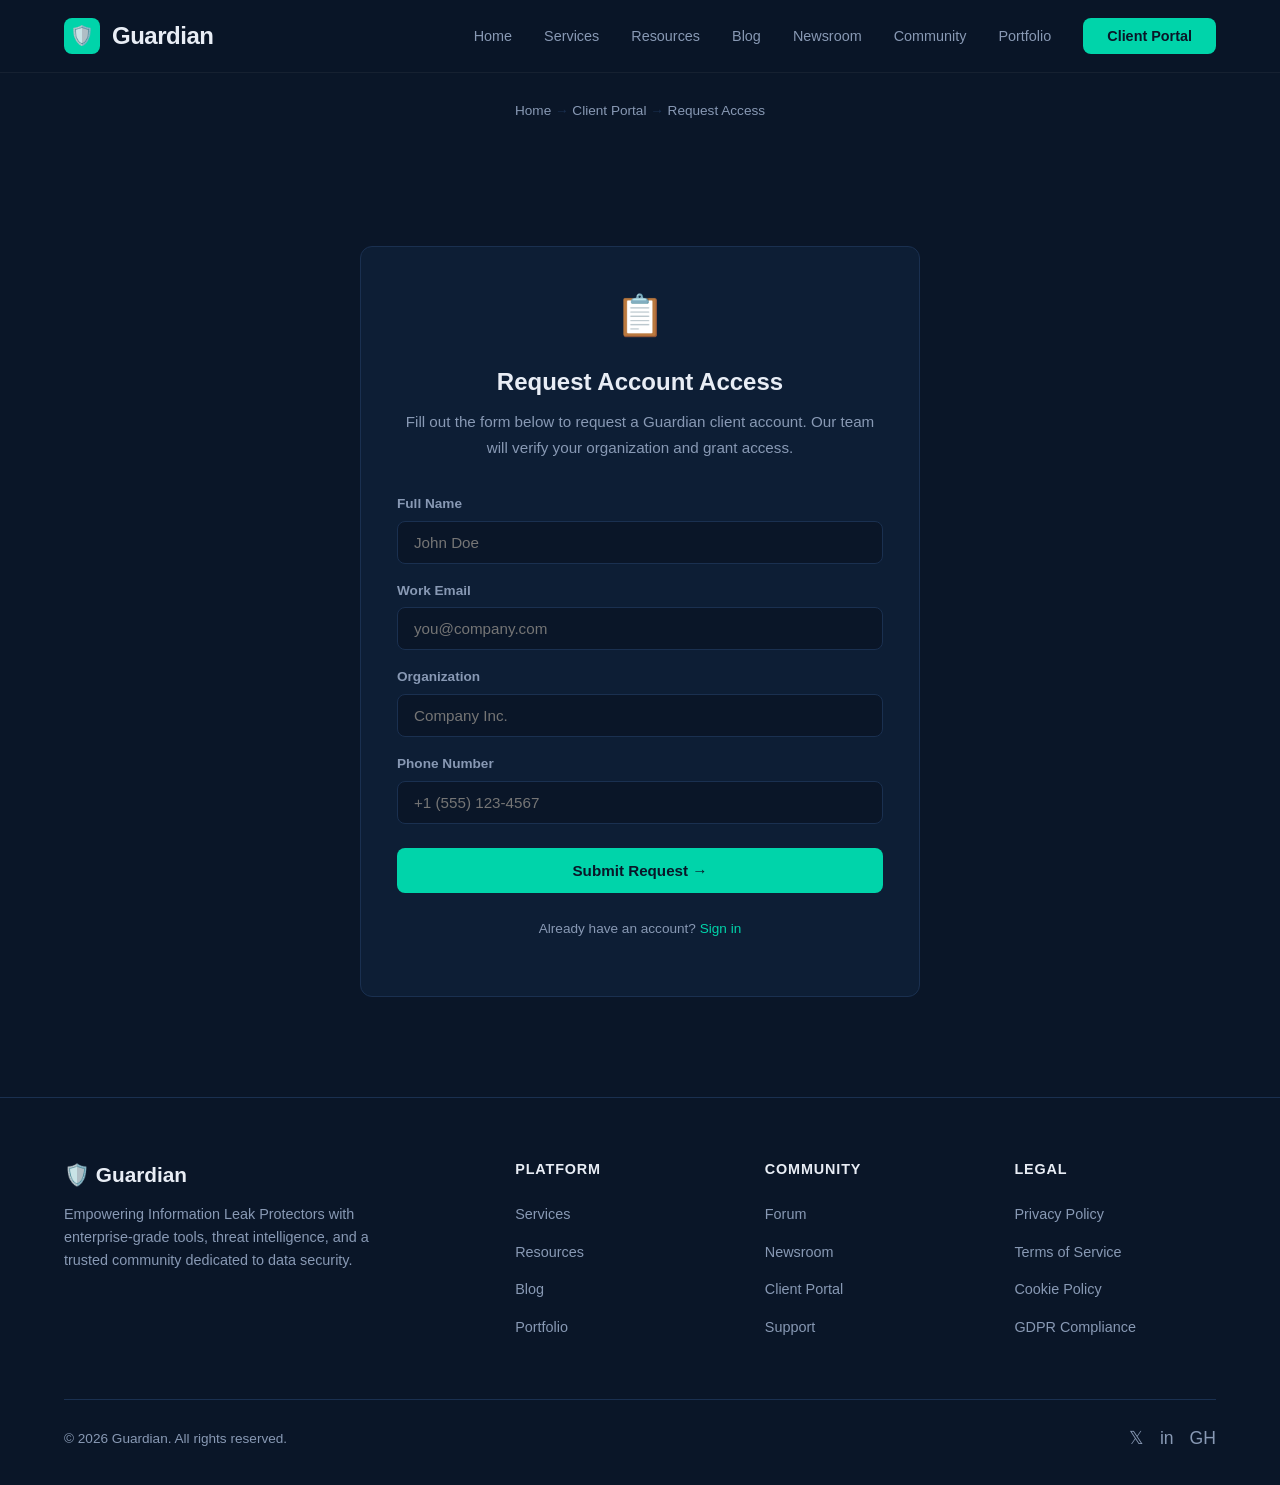
<file: register.html>
<!DOCTYPE html>
<html lang="en">
<head>
  <meta charset="UTF-8">
  <meta name="viewport" content="width=device-width, initial-scale=1.0">
  <title>Request Access — Guardian</title>
  <meta name="description" content="Register for a Guardian account to access exclusive resources and client portal.">
  <link rel="stylesheet" href="css/styles.css">
  <link rel="icon" href="data:image/svg+xml,<svg xmlns='http://www.w3.org/2000/svg' viewBox='0 0 100 100'><text y='.9em' font-size='90'>🛡️</text></svg>">
</head>
<body>
  <nav>
    <div class="container">
      <a href="index.html" class="nav-logo">
        <div class="shield">🛡️</div>
        Guardian
      </a>
      <button class="nav-toggle" aria-label="Toggle menu">
        <span></span><span></span><span></span>
      </button>
      <ul class="nav-links">
        <li><a href="index.html">Home</a></li>
        <li><a href="services.html">Services</a></li>
        <li><a href="resources.html">Resources</a></li>
        <li><a href="blog.html">Blog</a></li>
        <li><a href="newsroom.html">Newsroom</a></li>
        <li><a href="community.html">Community</a></li>
        <li><a href="portfolio.html">Portfolio</a></li>
        <li><a href="client-portal.html" class="nav-cta">Client Portal</a></li>
      </ul>
    </div>
  </nav>

  <div class="breadcrumbs">
    <div class="container">
      <a href="index.html">Home</a> <span class="separator">→</span> <a href="client-portal.html">Client Portal</a> <span class="separator">→</span> <span>Request Access</span>
    </div>
  </div>

  <section style="padding: 100px 0;">
    <div class="container">
      <div style="max-width: 560px; margin: 0 auto;">
        <div class="portal-card" style="background: var(--card-bg); border: 1px solid var(--border); border-radius: var(--radius); padding: 36px;">
          <div style="text-align: center; margin-bottom: 32px;">
            <div style="font-size: 2.5rem; margin-bottom: 16px;">📋</div>
            <h2 style="font-size: 1.5rem; font-weight: 700; margin-bottom: 8px;">Request Account Access</h2>
            <p style="color: var(--text-muted); font-size: 0.95rem;">Fill out the form below to request a Guardian client account. Our team will verify your organization and grant access.</p>
          </div>
          <form onsubmit="event.preventDefault(); alert('Thank you! Your registration request has been submitted. Our team will review and contact you within 1-2 business days.');">
            <div class="form-group" style="margin-bottom: 16px;">
              <label for="reg-name">Full Name</label>
              <input type="text" id="reg-name" placeholder="John Doe" required>
            </div>
            <div class="form-group" style="margin-bottom: 16px;">
              <label for="reg-email">Work Email</label>
              <input type="email" id="reg-email" placeholder="you@company.com" required>
            </div>
            <div class="form-group" style="margin-bottom: 16px;">
              <label for="reg-company">Organization</label>
              <input type="text" id="reg-company" placeholder="Company Inc." required>
            </div>
            <div class="form-group" style="margin-bottom: 24px;">
              <label for="reg-phone">Phone Number</label>
              <input type="tel" id="reg-phone" placeholder="+1 (555) 123-4567">
            </div>
            <button type="submit" class="btn btn-primary btn-block">Submit Request →</button>
          </form>
          <p style="margin-top: 24px; text-align: center; font-size: 0.85rem; color: var(--text-muted);">
            Already have an account? <a href="client-portal.html">Sign in</a>
          </p>
        </div>
      </div>
    </div>
  </section>

  <footer>
    <div class="container">
      <div class="footer-grid">
        <div class="footer-brand">
          <h3>🛡️ Guardian</h3>
          <p>Empowering Information Leak Protectors with enterprise-grade tools, threat intelligence, and a trusted community dedicated to data security.</p>
        </div>
        <div class="footer-col">
          <h4>Platform</h4>
          <ul>
            <li><a href="services.html">Services</a></li>
            <li><a href="resources.html">Resources</a></li>
            <li><a href="blog.html">Blog</a></li>
            <li><a href="portfolio.html">Portfolio</a></li>
          </ul>
        </div>
        <div class="footer-col">
          <h4>Community</h4>
          <ul>
            <li><a href="community.html">Forum</a></li>
            <li><a href="newsroom.html">Newsroom</a></li>
            <li><a href="client-portal.html">Client Portal</a></li>
            <li><a href="#">Support</a></li>
          </ul>
        </div>
        <div class="footer-col">
          <h4>Legal</h4>
          <ul>
            <li><a href="#">Privacy Policy</a></li>
            <li><a href="#">Terms of Service</a></li>
            <li><a href="#">Cookie Policy</a></li>
            <li><a href="#">GDPR Compliance</a></li>
          </ul>
        </div>
      </div>
      <div class="footer-bottom">
        <span>&copy; 2026 Guardian. All rights reserved.</span>
        <div class="footer-social">
          <a href="#" aria-label="Twitter">𝕏</a>
          <a href="#" aria-label="LinkedIn">in</a>
          <a href="#" aria-label="GitHub">GH</a>
        </div>
      </div>
    </div>
  </footer>

  <script src="js/main.js"></script>
</body>
</html>
</file>
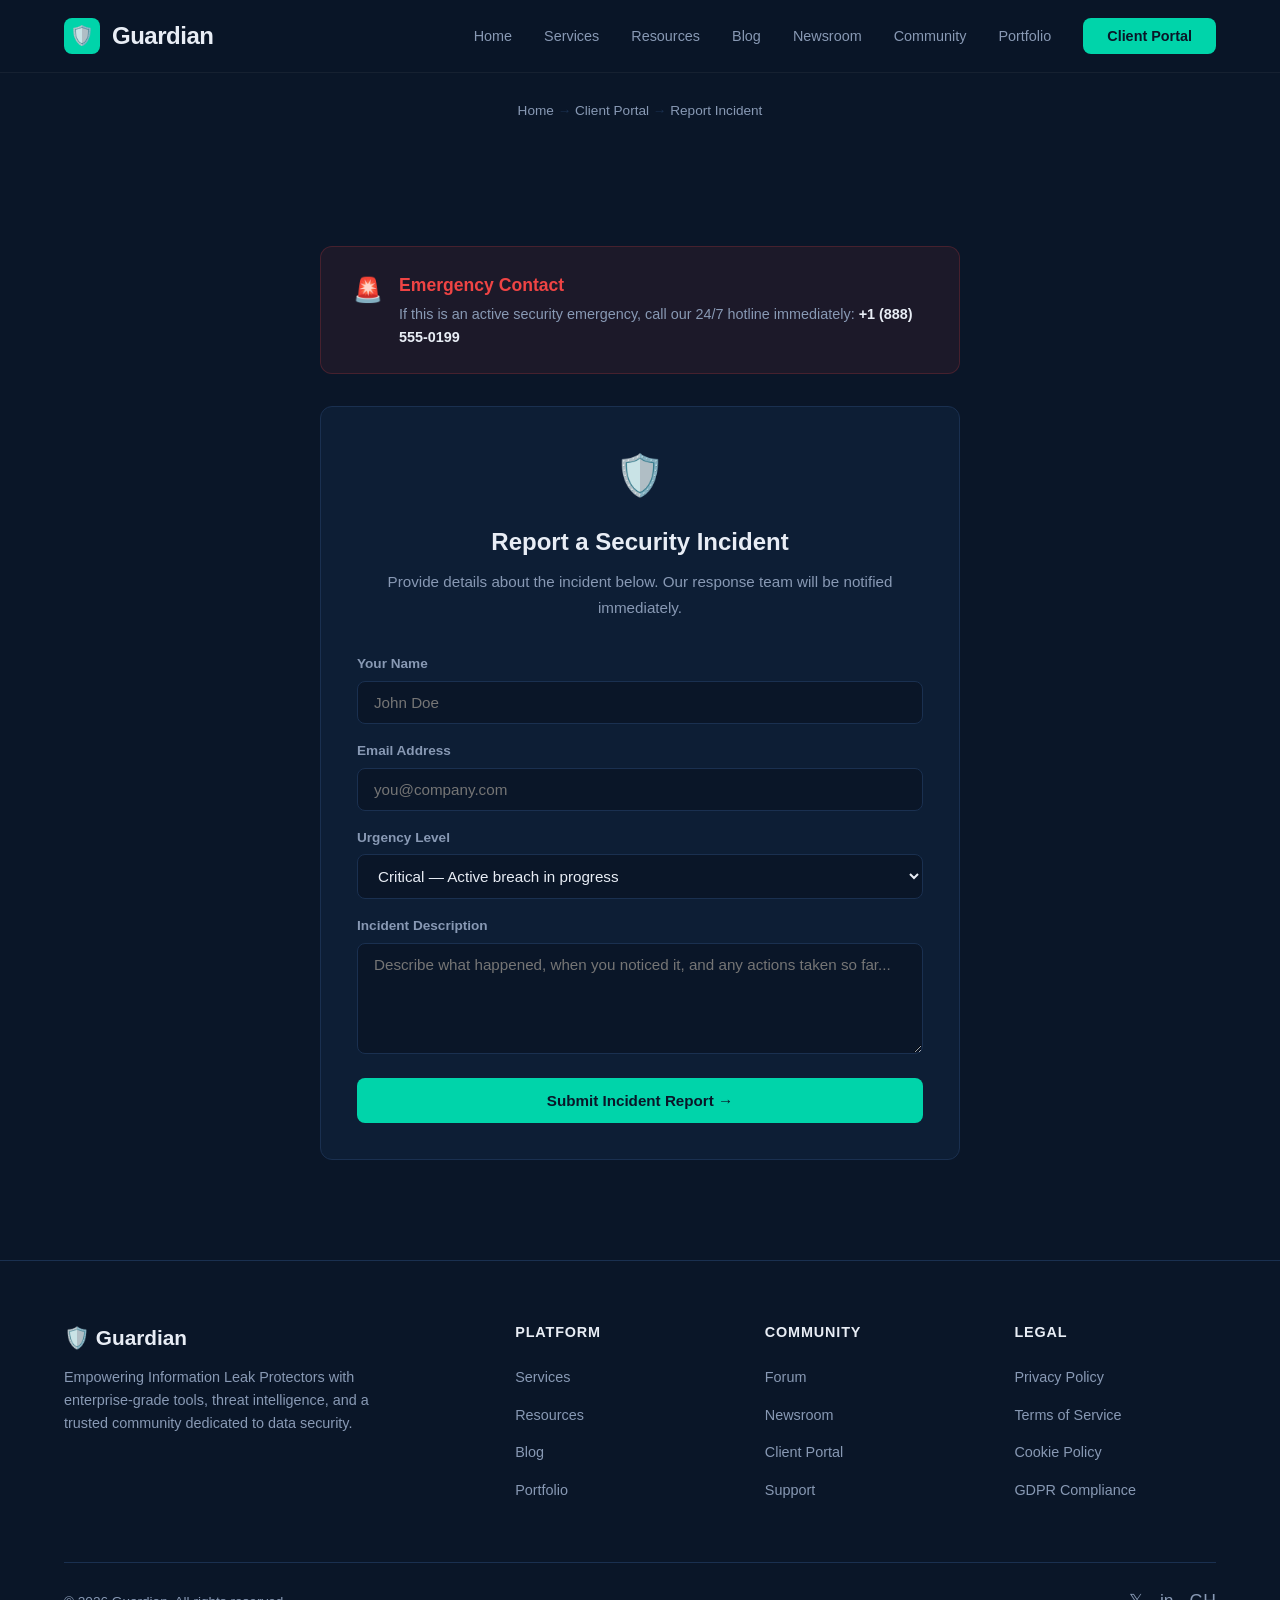
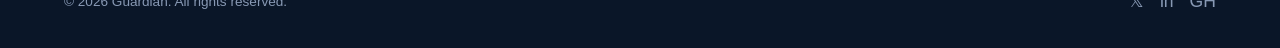
<file: report-incident.html>
<!DOCTYPE html>
<html lang="en">
<head>
  <meta charset="UTF-8">
  <meta name="viewport" content="width=device-width, initial-scale=1.0">
  <title>Report Incident — Guardian</title>
  <meta name="description" content="Report a security incident to Guardian's 24/7 incident response team.">
  <link rel="stylesheet" href="css/styles.css">
  <link rel="icon" href="data:image/svg+xml,<svg xmlns='http://www.w3.org/2000/svg' viewBox='0 0 100 100'><text y='.9em' font-size='90'>🛡️</text></svg>">
</head>
<body>
  <nav>
    <div class="container">
      <a href="index.html" class="nav-logo">
        <div class="shield">🛡️</div>
        Guardian
      </a>
      <button class="nav-toggle" aria-label="Toggle menu">
        <span></span><span></span><span></span>
      </button>
      <ul class="nav-links">
        <li><a href="index.html">Home</a></li>
        <li><a href="services.html">Services</a></li>
        <li><a href="resources.html">Resources</a></li>
        <li><a href="blog.html">Blog</a></li>
        <li><a href="newsroom.html">Newsroom</a></li>
        <li><a href="community.html">Community</a></li>
        <li><a href="portfolio.html">Portfolio</a></li>
        <li><a href="client-portal.html" class="nav-cta">Client Portal</a></li>
      </ul>
    </div>
  </nav>

  <div class="breadcrumbs">
    <div class="container">
      <a href="index.html">Home</a> <span class="separator">→</span> <a href="client-portal.html">Client Portal</a> <span class="separator">→</span> <span>Report Incident</span>
    </div>
  </div>

  <section style="padding: 100px 0;">
    <div class="container">
      <div style="max-width: 640px; margin: 0 auto;">
        <div style="background: rgba(239, 68, 68, 0.08); border: 1px solid rgba(239, 68, 68, 0.2); border-radius: var(--radius); padding: 24px 32px; margin-bottom: 32px; display: flex; gap: 16px; align-items: flex-start;">
          <div style="font-size: 1.5rem; flex-shrink: 0;">🚨</div>
          <div>
            <h3 style="font-size: 1.1rem; font-weight: 700; margin-bottom: 4px; color: #ef4444;">Emergency Contact</h3>
            <p style="color: var(--text-muted); font-size: 0.9rem;">If this is an active security emergency, call our 24/7 hotline immediately: <strong style="color: var(--text);">+1 (888) 555-0199</strong></p>
          </div>
        </div>

        <div class="portal-card" style="background: var(--card-bg); border: 1px solid var(--border); border-radius: var(--radius); padding: 36px;">
          <div style="text-align: center; margin-bottom: 32px;">
            <div style="font-size: 2.5rem; margin-bottom: 16px;">🛡️</div>
            <h2 style="font-size: 1.5rem; font-weight: 700; margin-bottom: 8px;">Report a Security Incident</h2>
            <p style="color: var(--text-muted); font-size: 0.95rem;">Provide details about the incident below. Our response team will be notified immediately.</p>
          </div>
          <form onsubmit="event.preventDefault(); alert('Your incident report has been submitted. Our response team has been notified and will contact you within 15 minutes.');">
            <div class="form-group" style="margin-bottom: 16px;">
              <label for="incident-name">Your Name</label>
              <input type="text" id="incident-name" placeholder="John Doe" required>
            </div>
            <div class="form-group" style="margin-bottom: 16px;">
              <label for="incident-email">Email Address</label>
              <input type="email" id="incident-email" placeholder="you@company.com" required>
            </div>
            <div class="form-group" style="margin-bottom: 16px;">
              <label for="incident-urgency">Urgency Level</label>
              <select id="incident-urgency" style="padding: 12px 16px; background: var(--primary); border: 1px solid var(--border); border-radius: var(--radius-sm); color: var(--text); font-size: 0.95rem; outline: none; width: 100%;">
                <option>Critical — Active breach in progress</option>
                <option>High — Suspicious activity detected</option>
                <option>Medium — Potential vulnerability found</option>
                <option>Low — General security inquiry</option>
              </select>
            </div>
            <div class="form-group" style="margin-bottom: 24px;">
              <label for="incident-desc">Incident Description</label>
              <textarea id="incident-desc" rows="5" placeholder="Describe what happened, when you noticed it, and any actions taken so far..." required style="padding: 12px 16px; background: var(--primary); border: 1px solid var(--border); border-radius: var(--radius-sm); color: var(--text); font-size: 0.95rem; outline: none; width: 100%; resize: vertical; font-family: inherit;"></textarea>
            </div>
            <button type="submit" class="btn btn-primary btn-block">Submit Incident Report →</button>
          </form>
        </div>
      </div>
    </div>
  </section>

  <footer>
    <div class="container">
      <div class="footer-grid">
        <div class="footer-brand">
          <h3>🛡️ Guardian</h3>
          <p>Empowering Information Leak Protectors with enterprise-grade tools, threat intelligence, and a trusted community dedicated to data security.</p>
        </div>
        <div class="footer-col">
          <h4>Platform</h4>
          <ul>
            <li><a href="services.html">Services</a></li>
            <li><a href="resources.html">Resources</a></li>
            <li><a href="blog.html">Blog</a></li>
            <li><a href="portfolio.html">Portfolio</a></li>
          </ul>
        </div>
        <div class="footer-col">
          <h4>Community</h4>
          <ul>
            <li><a href="community.html">Forum</a></li>
            <li><a href="newsroom.html">Newsroom</a></li>
            <li><a href="client-portal.html">Client Portal</a></li>
            <li><a href="#">Support</a></li>
          </ul>
        </div>
        <div class="footer-col">
          <h4>Legal</h4>
          <ul>
            <li><a href="#">Privacy Policy</a></li>
            <li><a href="#">Terms of Service</a></li>
            <li><a href="#">Cookie Policy</a></li>
            <li><a href="#">GDPR Compliance</a></li>
          </ul>
        </div>
      </div>
      <div class="footer-bottom">
        <span>&copy; 2026 Guardian. All rights reserved.</span>
        <div class="footer-social">
          <a href="#" aria-label="Twitter">𝕏</a>
          <a href="#" aria-label="LinkedIn">in</a>
          <a href="#" aria-label="GitHub">GH</a>
        </div>
      </div>
    </div>
  </footer>

  <script src="js/main.js"></script>
</body>
</html>
</file>
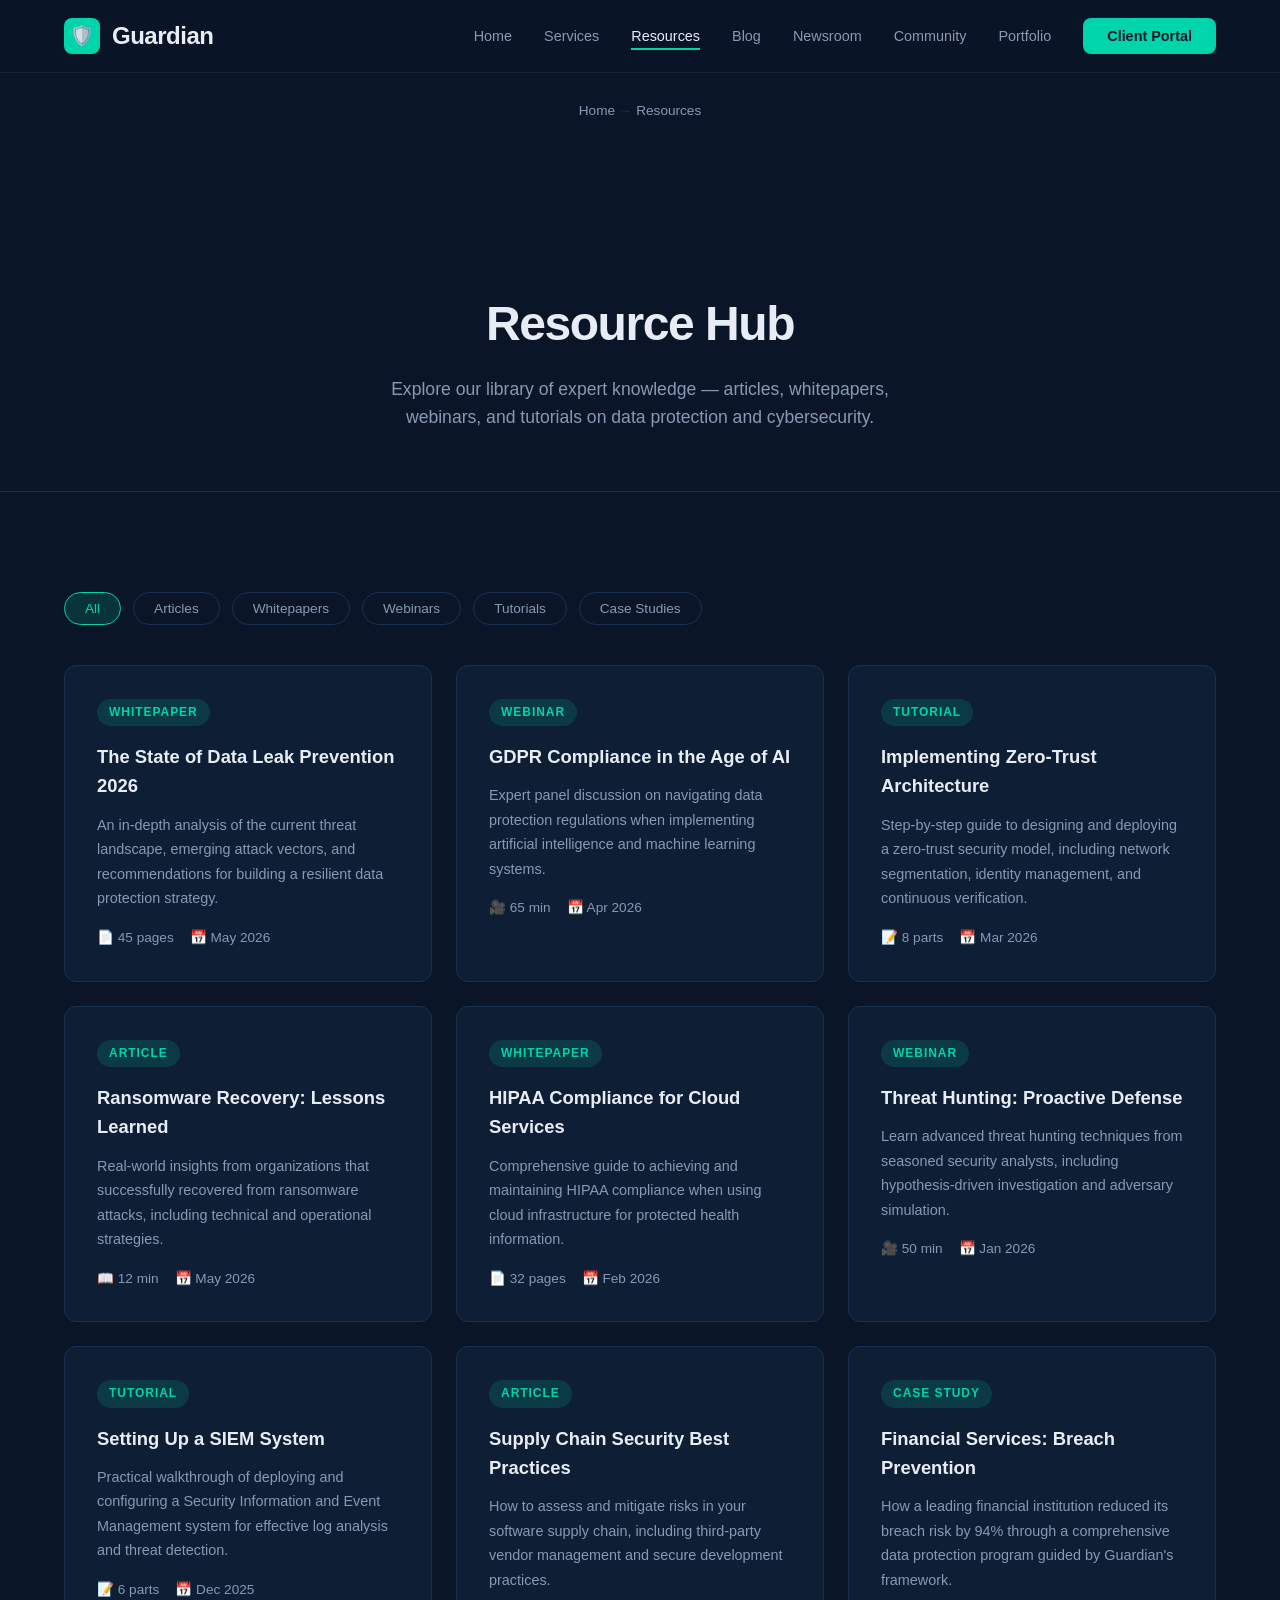
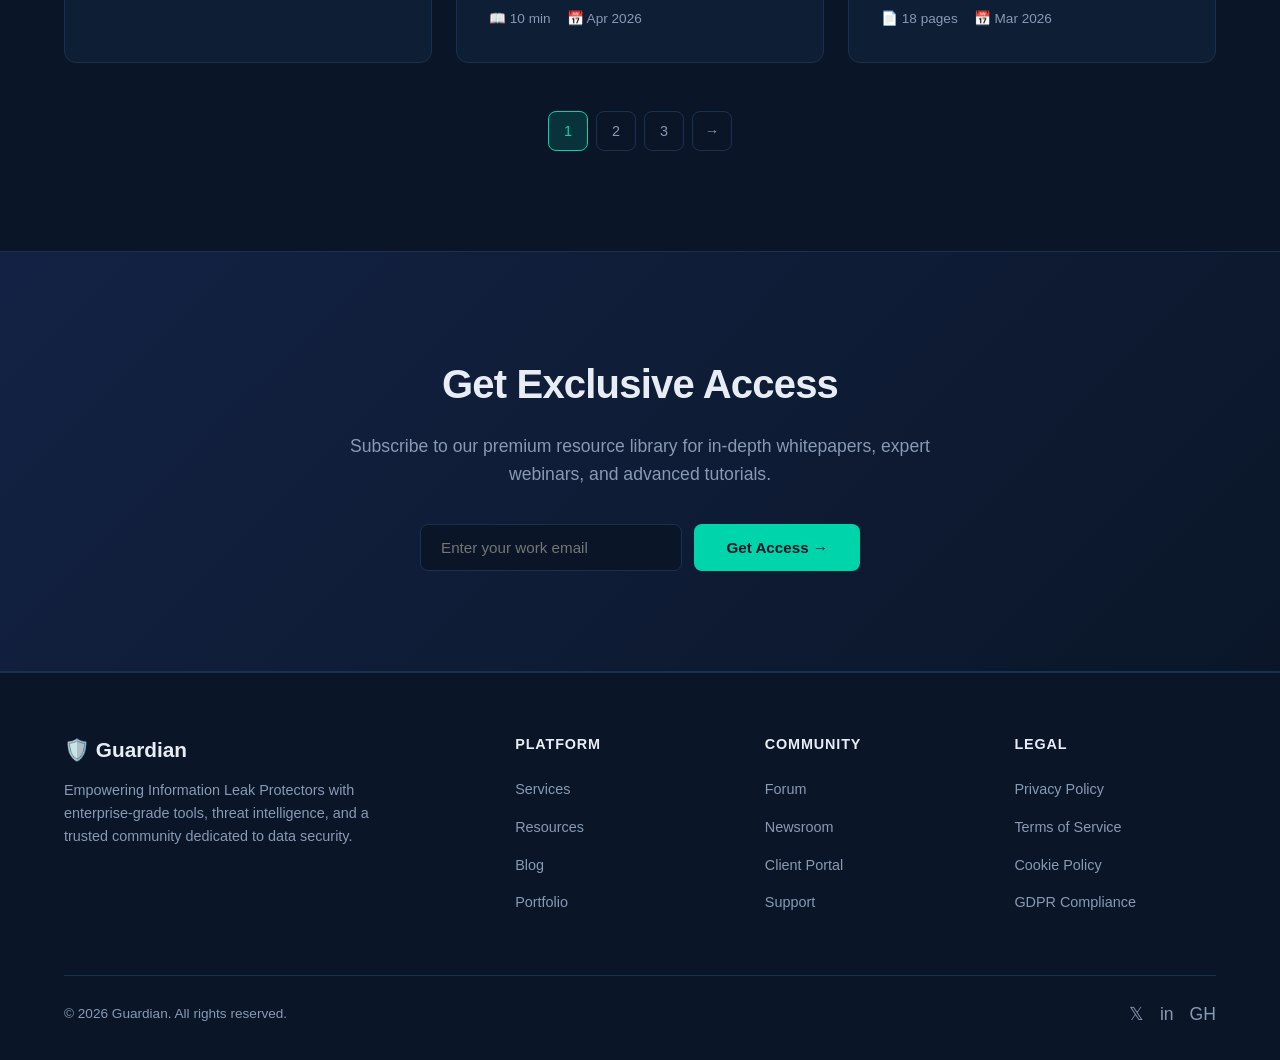
<file: resources.html>
<!DOCTYPE html>
<html lang="en">
<head>
  <meta charset="UTF-8">
  <meta name="viewport" content="width=device-width, initial-scale=1.0">
  <title>Resource Hub — Guardian</title>
  <meta name="description" content="Access a comprehensive library of articles, whitepapers, webinars, and tutorials on data protection, GDPR, HIPAA, and cybersecurity best practices.">
  <link rel="stylesheet" href="css/styles.css">
  <link rel="icon" href="data:image/svg+xml,<svg xmlns='http://www.w3.org/2000/svg' viewBox='0 0 100 100'><text y='.9em' font-size='90'>🛡️</text></svg>">
</head>
<body>
  <nav>
    <div class="container">
      <a href="index.html" class="nav-logo">
        <div class="shield">🛡️</div>
        Guardian
      </a>
      <button class="nav-toggle" aria-label="Toggle menu">
        <span></span><span></span><span></span>
      </button>
      <ul class="nav-links">
        <li><a href="index.html">Home</a></li>
        <li><a href="services.html">Services</a></li>
        <li><a href="resources.html" class="active">Resources</a></li>
        <li><a href="blog.html">Blog</a></li>
        <li><a href="newsroom.html">Newsroom</a></li>
        <li><a href="community.html">Community</a></li>
        <li><a href="portfolio.html">Portfolio</a></li>
        <li><a href="client-portal.html" class="nav-cta">Client Portal</a></li>
      </ul>
    </div>
  </nav>

  <div class="breadcrumbs">
    <div class="container">
      <a href="index.html">Home</a> <span class="separator">→</span> <span>Resources</span>
    </div>
  </div>

  <section class="page-header">
    <div class="container">
      <h1>Resource Hub</h1>
      <p>Explore our library of expert knowledge — articles, whitepapers, webinars, and tutorials on data protection and cybersecurity.</p>
    </div>
  </section>

  <section>
    <div class="container">
      <div class="filter-bar">
        <button class="filter-btn active">All</button>
        <button class="filter-btn">Articles</button>
        <button class="filter-btn">Whitepapers</button>
        <button class="filter-btn">Webinars</button>
        <button class="filter-btn">Tutorials</button>
        <button class="filter-btn">Case Studies</button>
      </div>
      <div class="resources-grid">
        <div class="resource-card">
          <span class="resource-type">Whitepaper</span>
          <h3>The State of Data Leak Prevention 2026</h3>
          <p>An in-depth analysis of the current threat landscape, emerging attack vectors, and recommendations for building a resilient data protection strategy.</p>
          <div class="resource-meta">
            <span>📄 45 pages</span>
            <span>📅 May 2026</span>
          </div>
        </div>
        <div class="resource-card">
          <span class="resource-type">Webinar</span>
          <h3>GDPR Compliance in the Age of AI</h3>
          <p>Expert panel discussion on navigating data protection regulations when implementing artificial intelligence and machine learning systems.</p>
          <div class="resource-meta">
            <span>🎥 65 min</span>
            <span>📅 Apr 2026</span>
          </div>
        </div>
        <div class="resource-card">
          <span class="resource-type">Tutorial</span>
          <h3>Implementing Zero-Trust Architecture</h3>
          <p>Step-by-step guide to designing and deploying a zero-trust security model, including network segmentation, identity management, and continuous verification.</p>
          <div class="resource-meta">
            <span>📝 8 parts</span>
            <span>📅 Mar 2026</span>
          </div>
        </div>
        <div class="resource-card">
          <span class="resource-type">Article</span>
          <h3>Ransomware Recovery: Lessons Learned</h3>
          <p>Real-world insights from organizations that successfully recovered from ransomware attacks, including technical and operational strategies.</p>
          <div class="resource-meta">
            <span>📖 12 min</span>
            <span>📅 May 2026</span>
          </div>
        </div>
        <div class="resource-card">
          <span class="resource-type">Whitepaper</span>
          <h3>HIPAA Compliance for Cloud Services</h3>
          <p>Comprehensive guide to achieving and maintaining HIPAA compliance when using cloud infrastructure for protected health information.</p>
          <div class="resource-meta">
            <span>📄 32 pages</span>
            <span>📅 Feb 2026</span>
          </div>
        </div>
        <div class="resource-card">
          <span class="resource-type">Webinar</span>
          <h3>Threat Hunting: Proactive Defense</h3>
          <p>Learn advanced threat hunting techniques from seasoned security analysts, including hypothesis-driven investigation and adversary simulation.</p>
          <div class="resource-meta">
            <span>🎥 50 min</span>
            <span>📅 Jan 2026</span>
          </div>
        </div>
        <div class="resource-card">
          <span class="resource-type">Tutorial</span>
          <h3>Setting Up a SIEM System</h3>
          <p>Practical walkthrough of deploying and configuring a Security Information and Event Management system for effective log analysis and threat detection.</p>
          <div class="resource-meta">
            <span>📝 6 parts</span>
            <span>📅 Dec 2025</span>
          </div>
        </div>
        <div class="resource-card">
          <span class="resource-type">Article</span>
          <h3>Supply Chain Security Best Practices</h3>
          <p>How to assess and mitigate risks in your software supply chain, including third-party vendor management and secure development practices.</p>
          <div class="resource-meta">
            <span>📖 10 min</span>
            <span>📅 Apr 2026</span>
          </div>
        </div>
        <div class="resource-card">
          <span class="resource-type">Case Study</span>
          <h3>Financial Services: Breach Prevention</h3>
          <p>How a leading financial institution reduced its breach risk by 94% through a comprehensive data protection program guided by Guardian's framework.</p>
          <div class="resource-meta">
            <span>📄 18 pages</span>
            <span>📅 Mar 2026</span>
          </div>
        </div>
      </div>
      <div class="pagination">
        <a href="#" class="active">1</a>
        <a href="#">2</a>
        <a href="#">3</a>
        <a href="#">→</a>
      </div>
    </div>
  </section>

  <section class="cta-section">
    <div class="container">
      <div class="cta-content">
        <h2>Get Exclusive Access</h2>
        <p>Subscribe to our premium resource library for in-depth whitepapers, expert webinars, and advanced tutorials.</p>
        <form class="newsletter-form" onsubmit="event.preventDefault(); alert('Thank you for subscribing!');">
          <input type="email" placeholder="Enter your work email" required>
          <button type="submit" class="btn btn-primary">Get Access →</button>
        </form>
      </div>
    </div>
  </section>

  <footer>
    <div class="container">
      <div class="footer-grid">
        <div class="footer-brand">
          <h3>🛡️ Guardian</h3>
          <p>Empowering Information Leak Protectors with enterprise-grade tools, threat intelligence, and a trusted community dedicated to data security.</p>
        </div>
        <div class="footer-col">
          <h4>Platform</h4>
          <ul>
            <li><a href="services.html">Services</a></li>
            <li><a href="resources.html">Resources</a></li>
            <li><a href="blog.html">Blog</a></li>
            <li><a href="portfolio.html">Portfolio</a></li>
          </ul>
        </div>
        <div class="footer-col">
          <h4>Community</h4>
          <ul>
            <li><a href="community.html">Forum</a></li>
            <li><a href="newsroom.html">Newsroom</a></li>
            <li><a href="client-portal.html">Client Portal</a></li>
            <li><a href="#">Support</a></li>
          </ul>
        </div>
        <div class="footer-col">
          <h4>Legal</h4>
          <ul>
            <li><a href="#">Privacy Policy</a></li>
            <li><a href="#">Terms of Service</a></li>
            <li><a href="#">Cookie Policy</a></li>
            <li><a href="#">GDPR Compliance</a></li>
          </ul>
        </div>
      </div>
      <div class="footer-bottom">
        <span>&copy; 2026 Guardian. All rights reserved.</span>
        <div class="footer-social">
          <a href="#" aria-label="Twitter">𝕏</a>
          <a href="#" aria-label="LinkedIn">in</a>
          <a href="#" aria-label="GitHub">GH</a>
        </div>
      </div>
    </div>
  </footer>

  <script src="js/main.js"></script>
</body>
</html>
</file>
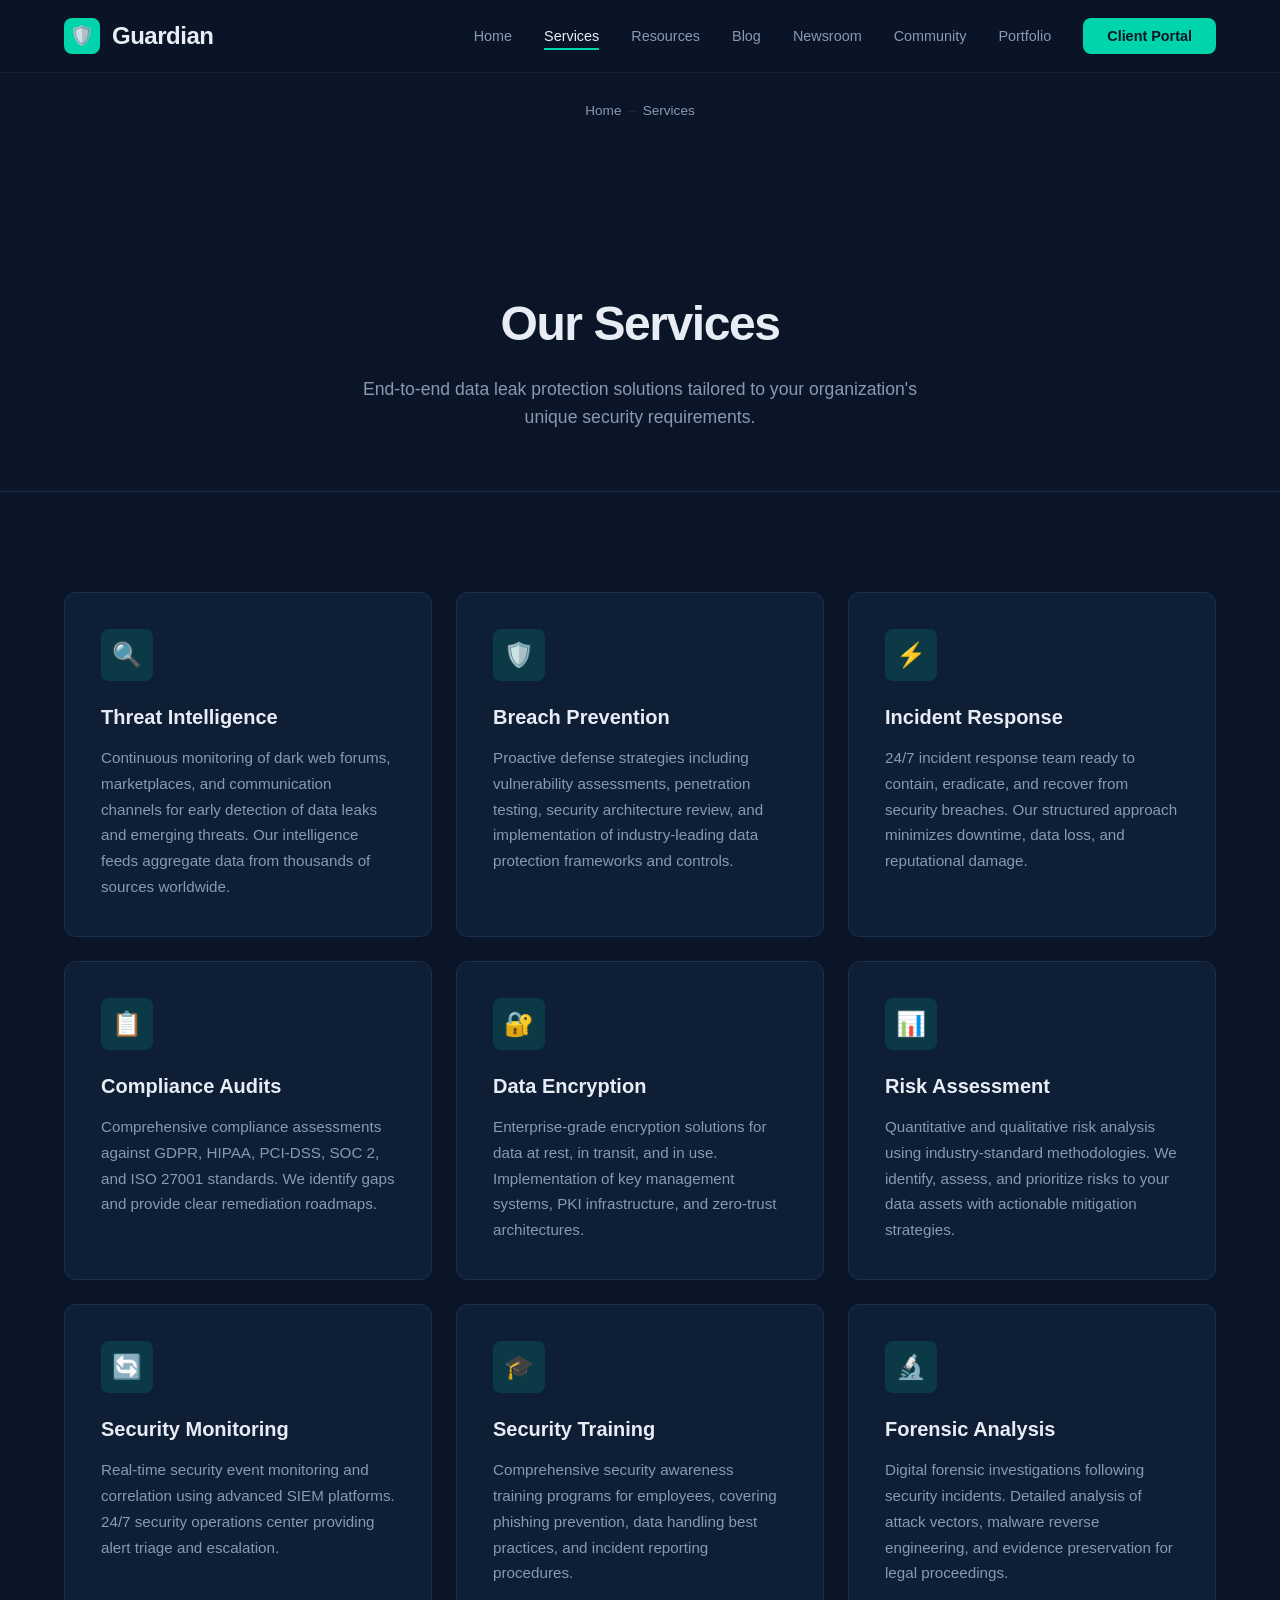
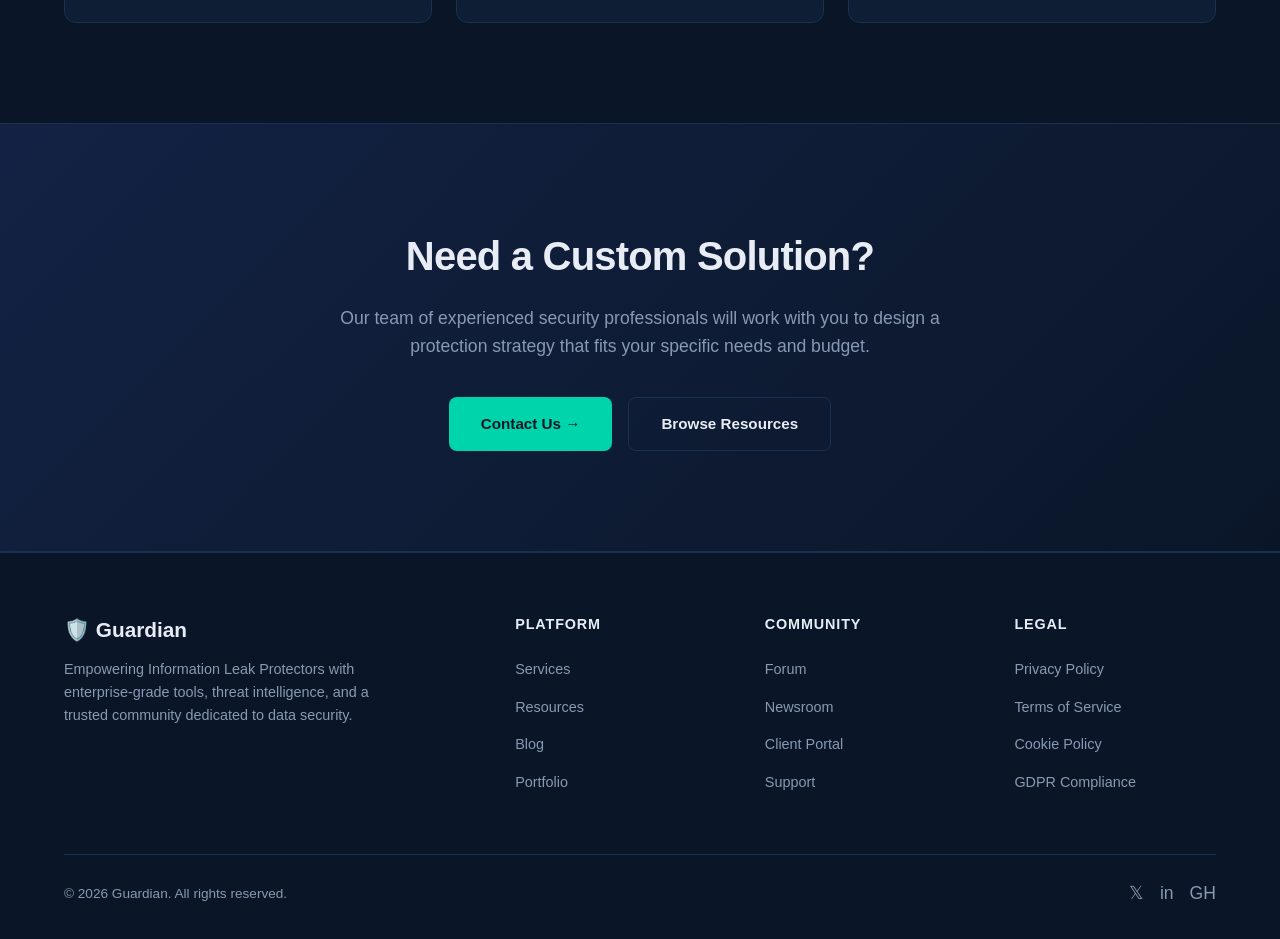
<file: services.html>
<!DOCTYPE html>
<html lang="en">
<head>
  <meta charset="UTF-8">
  <meta name="viewport" content="width=device-width, initial-scale=1.0">
  <title>Services — Guardian</title>
  <meta name="description" content="Comprehensive data leak protection services including threat intelligence, breach prevention, and incident response.">
  <link rel="stylesheet" href="css/styles.css">
  <link rel="icon" href="data:image/svg+xml,<svg xmlns='http://www.w3.org/2000/svg' viewBox='0 0 100 100'><text y='.9em' font-size='90'>🛡️</text></svg>">
</head>
<body>
  <nav>
    <div class="container">
      <a href="index.html" class="nav-logo">
        <div class="shield">🛡️</div>
        Guardian
      </a>
      <button class="nav-toggle" aria-label="Toggle menu">
        <span></span><span></span><span></span>
      </button>
      <ul class="nav-links">
        <li><a href="index.html">Home</a></li>
        <li><a href="services.html" class="active">Services</a></li>
        <li><a href="resources.html">Resources</a></li>
        <li><a href="blog.html">Blog</a></li>
        <li><a href="newsroom.html">Newsroom</a></li>
        <li><a href="community.html">Community</a></li>
        <li><a href="portfolio.html">Portfolio</a></li>
        <li><a href="client-portal.html" class="nav-cta">Client Portal</a></li>
      </ul>
    </div>
  </nav>

  <div class="breadcrumbs">
    <div class="container">
      <a href="index.html">Home</a> <span class="separator">→</span> <span>Services</span>
    </div>
  </div>

  <section class="page-header">
    <div class="container">
      <h1>Our Services</h1>
      <p>End-to-end data leak protection solutions tailored to your organization's unique security requirements.</p>
    </div>
  </section>

  <section>
    <div class="container">
      <div class="services-grid">
        <div class="service-card">
          <div class="service-icon">🔍</div>
          <h3>Threat Intelligence</h3>
          <p>Continuous monitoring of dark web forums, marketplaces, and communication channels for early detection of data leaks and emerging threats. Our intelligence feeds aggregate data from thousands of sources worldwide.</p>
        </div>
        <div class="service-card">
          <div class="service-icon">🛡️</div>
          <h3>Breach Prevention</h3>
          <p>Proactive defense strategies including vulnerability assessments, penetration testing, security architecture review, and implementation of industry-leading data protection frameworks and controls.</p>
        </div>
        <div class="service-card">
          <div class="service-icon">⚡</div>
          <h3>Incident Response</h3>
          <p>24/7 incident response team ready to contain, eradicate, and recover from security breaches. Our structured approach minimizes downtime, data loss, and reputational damage.</p>
        </div>
        <div class="service-card">
          <div class="service-icon">📋</div>
          <h3>Compliance Audits</h3>
          <p>Comprehensive compliance assessments against GDPR, HIPAA, PCI-DSS, SOC 2, and ISO 27001 standards. We identify gaps and provide clear remediation roadmaps.</p>
        </div>
        <div class="service-card">
          <div class="service-icon">🔐</div>
          <h3>Data Encryption</h3>
          <p>Enterprise-grade encryption solutions for data at rest, in transit, and in use. Implementation of key management systems, PKI infrastructure, and zero-trust architectures.</p>
        </div>
        <div class="service-card">
          <div class="service-icon">📊</div>
          <h3>Risk Assessment</h3>
          <p>Quantitative and qualitative risk analysis using industry-standard methodologies. We identify, assess, and prioritize risks to your data assets with actionable mitigation strategies.</p>
        </div>
        <div class="service-card">
          <div class="service-icon">🔄</div>
          <h3>Security Monitoring</h3>
          <p>Real-time security event monitoring and correlation using advanced SIEM platforms. 24/7 security operations center providing alert triage and escalation.</p>
        </div>
        <div class="service-card">
          <div class="service-icon">🎓</div>
          <h3>Security Training</h3>
          <p>Comprehensive security awareness training programs for employees, covering phishing prevention, data handling best practices, and incident reporting procedures.</p>
        </div>
        <div class="service-card">
          <div class="service-icon">🔬</div>
          <h3>Forensic Analysis</h3>
          <p>Digital forensic investigations following security incidents. Detailed analysis of attack vectors, malware reverse engineering, and evidence preservation for legal proceedings.</p>
        </div>
      </div>
    </div>
  </section>

  <section class="cta-section">
    <div class="container">
      <div class="cta-content">
        <h2>Need a Custom Solution?</h2>
        <p>Our team of experienced security professionals will work with you to design a protection strategy that fits your specific needs and budget.</p>
        <div class="cta-buttons">
          <a href="client-portal.html" class="btn btn-primary">Contact Us →</a>
          <a href="resources.html" class="btn btn-secondary">Browse Resources</a>
        </div>
      </div>
    </div>
  </section>

  <footer>
    <div class="container">
      <div class="footer-grid">
        <div class="footer-brand">
          <h3>🛡️ Guardian</h3>
          <p>Empowering Information Leak Protectors with enterprise-grade tools, threat intelligence, and a trusted community dedicated to data security.</p>
        </div>
        <div class="footer-col">
          <h4>Platform</h4>
          <ul>
            <li><a href="services.html">Services</a></li>
            <li><a href="resources.html">Resources</a></li>
            <li><a href="blog.html">Blog</a></li>
            <li><a href="portfolio.html">Portfolio</a></li>
          </ul>
        </div>
        <div class="footer-col">
          <h4>Community</h4>
          <ul>
            <li><a href="community.html">Forum</a></li>
            <li><a href="newsroom.html">Newsroom</a></li>
            <li><a href="client-portal.html">Client Portal</a></li>
            <li><a href="#">Support</a></li>
          </ul>
        </div>
        <div class="footer-col">
          <h4>Legal</h4>
          <ul>
            <li><a href="#">Privacy Policy</a></li>
            <li><a href="#">Terms of Service</a></li>
            <li><a href="#">Cookie Policy</a></li>
            <li><a href="#">GDPR Compliance</a></li>
          </ul>
        </div>
      </div>
      <div class="footer-bottom">
        <span>&copy; 2026 Guardian. All rights reserved.</span>
        <div class="footer-social">
          <a href="#" aria-label="Twitter">𝕏</a>
          <a href="#" aria-label="LinkedIn">in</a>
          <a href="#" aria-label="GitHub">GH</a>
        </div>
      </div>
    </div>
  </footer>

  <script src="js/main.js"></script>
</body>
</html>
</file>
<file: css/styles.css>
:root {
  --primary: #0a1628;
  --primary-light: #132244;
  --accent: #00d4aa;
  --accent-hover: #00b894;
  --accent-glow: rgba(0, 212, 170, 0.15);
  --text: #e8edf5;
  --text-muted: #8899b4;
  --text-dark: #1a2332;
  --bg-light: #f0f4f8;
  --card-bg: #0d1e35;
  --card-bg-light: #ffffff;
  --border: #1a3050;
  --border-light: #e2e8f0;
  --shadow: 0 4px 24px rgba(0, 0, 0, 0.3);
  --shadow-light: 0 2px 16px rgba(0, 0, 0, 0.06);
  --radius: 12px;
  --radius-sm: 8px;
  --transition: 0.3s cubic-bezier(0.4, 0, 0.2, 1);
}

* {
  margin: 0;
  padding: 0;
  box-sizing: border-box;
}

html {
  scroll-behavior: smooth;
  font-size: 16px;
}

body {
  font-family: 'Inter', -apple-system, BlinkMacSystemFont, 'Segoe UI', Roboto, sans-serif;
  background: var(--primary);
  color: var(--text);
  line-height: 1.6;
  -webkit-font-smoothing: antialiased;
}

a {
  color: var(--accent);
  text-decoration: none;
  transition: color var(--transition);
}

a:hover {
  color: var(--accent-hover);
}

img {
  max-width: 100%;
  height: auto;
}

.container {
  max-width: 1200px;
  margin: 0 auto;
  padding: 0 24px;
}

/* Navigation */
nav {
  position: fixed;
  top: 0;
  left: 0;
  right: 0;
  z-index: 1000;
  background: rgba(10, 22, 40, 0.95);
  backdrop-filter: blur(20px);
  -webkit-backdrop-filter: blur(20px);
  border-bottom: 1px solid rgba(255, 255, 255, 0.05);
  transition: background var(--transition);
}

nav .container {
  display: flex;
  align-items: center;
  justify-content: space-between;
  height: 72px;
}

.nav-logo {
  display: flex;
  align-items: center;
  gap: 12px;
  font-size: 1.5rem;
  font-weight: 700;
  color: var(--text);
  letter-spacing: -0.02em;
}

.nav-logo:hover {
  color: var(--text);
}

.nav-logo .shield {
  width: 36px;
  height: 36px;
  background: var(--accent);
  border-radius: 8px;
  display: flex;
  align-items: center;
  justify-content: center;
  font-size: 1.2rem;
  color: var(--primary);
}

.nav-links {
  display: flex;
  align-items: center;
  gap: 32px;
  list-style: none;
}

.nav-links a {
  color: var(--text-muted);
  font-size: 0.9rem;
  font-weight: 500;
  position: relative;
  padding: 4px 0;
}

.nav-links a::after {
  content: '';
  position: absolute;
  bottom: -2px;
  left: 0;
  width: 0;
  height: 2px;
  background: var(--accent);
  transition: width var(--transition);
}

.nav-links a:hover::after,
.nav-links a.active::after {
  width: 100%;
}

.nav-links a:hover,
.nav-links a.active {
  color: var(--text);
}

.nav-cta {
  background: var(--accent);
  color: var(--primary) !important;
  padding: 10px 24px !important;
  border-radius: var(--radius-sm);
  font-weight: 600 !important;
}

.nav-cta::after {
  display: none !important;
}

.nav-cta:hover {
  background: var(--accent-hover) !important;
  color: var(--primary) !important;
}

.nav-toggle {
  display: none;
  flex-direction: column;
  gap: 5px;
  cursor: pointer;
  background: none;
  border: none;
  padding: 4px;
}

.nav-toggle span {
  width: 24px;
  height: 2px;
  background: var(--text);
  border-radius: 2px;
  transition: var(--transition);
}

.nav-toggle.open span:nth-child(1) {
  transform: rotate(45deg) translate(5px, 5px);
}

.nav-toggle.open span:nth-child(2) {
  opacity: 0;
}

.nav-toggle.open span:nth-child(3) {
  transform: rotate(-45deg) translate(5px, -5px);
}

/* Hero Section */
.hero {
  padding: 160px 0 100px;
  position: relative;
  overflow: hidden;
}

.hero::before {
  content: '';
  position: absolute;
  top: -50%;
  right: -20%;
  width: 600px;
  height: 600px;
  background: radial-gradient(circle, rgba(0, 212, 170, 0.06) 0%, transparent 70%);
  pointer-events: none;
}

.hero .container {
  display: grid;
  grid-template-columns: 1fr 1fr;
  gap: 60px;
  align-items: center;
}

.hero-content h1 {
  font-size: 3.5rem;
  font-weight: 800;
  line-height: 1.1;
  letter-spacing: -0.03em;
  margin-bottom: 24px;
}

.hero-content h1 span {
  color: var(--accent);
}

.hero-content p {
  font-size: 1.15rem;
  color: var(--text-muted);
  margin-bottom: 36px;
  max-width: 520px;
}

.hero-buttons {
  display: flex;
  gap: 16px;
}

.btn {
  display: inline-flex;
  align-items: center;
  gap: 8px;
  padding: 14px 32px;
  border-radius: var(--radius-sm);
  font-size: 0.95rem;
  font-weight: 600;
  border: none;
  cursor: pointer;
  transition: all var(--transition);
  text-decoration: none;
}

.btn-primary {
  background: var(--accent);
  color: var(--primary);
}

.btn-primary:hover {
  background: var(--accent-hover);
  color: var(--primary);
  transform: translateY(-1px);
  box-shadow: 0 8px 32px rgba(0, 212, 170, 0.25);
}

.btn-secondary {
  background: transparent;
  color: var(--text);
  border: 1px solid var(--border);
}

.btn-secondary:hover {
  border-color: var(--accent);
  color: var(--accent);
  transform: translateY(-1px);
}

.btn-light {
  background: var(--card-bg-light);
  color: var(--text-dark);
}

.btn-light:hover {
  background: #e2e8f0;
  transform: translateY(-1px);
}

.hero-visual {
  display: flex;
  justify-content: center;
  align-items: center;
}

.hero-graphic {
  width: 100%;
  max-width: 480px;
  aspect-ratio: 1;
  background: linear-gradient(135deg, rgba(0, 212, 170, 0.08), rgba(10, 22, 40, 0.4));
  border-radius: 50%;
  display: flex;
  align-items: center;
  justify-content: center;
  position: relative;
  border: 1px solid rgba(0, 212, 170, 0.1);
}

.hero-graphic-inner {
  text-align: center;
}

.hero-graphic-inner .shield-icon {
  font-size: 5rem;
  margin-bottom: 10px;
}

.hero-graphic-inner p {
  font-size: 1.2rem;
  color: var(--text-muted);
  font-weight: 500;
}

/* Stats */
.stats {
  padding: 60px 0;
  border-top: 1px solid var(--border);
  border-bottom: 1px solid var(--border);
}

.stats .container {
  display: grid;
  grid-template-columns: repeat(4, 1fr);
  gap: 32px;
  text-align: center;
}

.stat-item h3 {
  font-size: 2.5rem;
  font-weight: 800;
  color: var(--accent);
  margin-bottom: 4px;
}

.stat-item p {
  color: var(--text-muted);
  font-size: 0.9rem;
}

/* Sections */
section {
  padding: 100px 0;
}

.section-label {
  display: inline-block;
  font-size: 0.8rem;
  font-weight: 600;
  text-transform: uppercase;
  letter-spacing: 0.12em;
  color: var(--accent);
  margin-bottom: 12px;
}

.section-title {
  font-size: 2.5rem;
  font-weight: 800;
  letter-spacing: -0.02em;
  margin-bottom: 16px;
}

.section-subtitle {
  color: var(--text-muted);
  font-size: 1.1rem;
  max-width: 600px;
  margin-bottom: 48px;
}

.text-center {
  text-align: center;
}

.text-center .section-subtitle {
  margin-left: auto;
  margin-right: auto;
}

/* Services Grid */
.services-grid {
  display: grid;
  grid-template-columns: repeat(3, 1fr);
  gap: 24px;
}

.service-card {
  background: var(--card-bg);
  border: 1px solid var(--border);
  border-radius: var(--radius);
  padding: 36px;
  transition: all var(--transition);
}

.service-card:hover {
  border-color: var(--accent);
  transform: translateY(-4px);
  box-shadow: 0 12px 40px rgba(0, 212, 170, 0.08);
}

.service-icon {
  width: 52px;
  height: 52px;
  background: var(--accent-glow);
  border-radius: var(--radius-sm);
  display: flex;
  align-items: center;
  justify-content: center;
  font-size: 1.5rem;
  margin-bottom: 20px;
}

.service-card h3 {
  font-size: 1.25rem;
  font-weight: 700;
  margin-bottom: 12px;
}

.service-card p {
  color: var(--text-muted);
  font-size: 0.95rem;
  line-height: 1.7;
}

/* Resource Cards */
.resources-grid {
  display: grid;
  grid-template-columns: repeat(3, 1fr);
  gap: 24px;
}

.resource-card {
  background: var(--card-bg);
  border: 1px solid var(--border);
  border-radius: var(--radius);
  padding: 32px;
  transition: all var(--transition);
}

.resource-card:hover {
  border-color: var(--accent);
  transform: translateY(-4px);
  box-shadow: 0 12px 40px rgba(0, 212, 170, 0.08);
}

.resource-type {
  display: inline-block;
  font-size: 0.75rem;
  font-weight: 600;
  text-transform: uppercase;
  letter-spacing: 0.08em;
  background: var(--accent-glow);
  color: var(--accent);
  padding: 4px 12px;
  border-radius: 100px;
  margin-bottom: 16px;
}

.resource-card h3 {
  font-size: 1.15rem;
  font-weight: 700;
  margin-bottom: 12px;
}

.resource-card p {
  color: var(--text-muted);
  font-size: 0.9rem;
  line-height: 1.7;
  margin-bottom: 16px;
}

.resource-meta {
  display: flex;
  align-items: center;
  gap: 16px;
  color: var(--text-muted);
  font-size: 0.85rem;
}

/* Blog Grid */
.blog-grid {
  display: grid;
  grid-template-columns: repeat(3, 1fr);
  gap: 24px;
}

.blog-card {
  background: var(--card-bg);
  border: 1px solid var(--border);
  border-radius: var(--radius);
  overflow: hidden;
  transition: all var(--transition);
}

.blog-card:hover {
  border-color: var(--accent);
  transform: translateY(-4px);
  box-shadow: 0 12px 40px rgba(0, 212, 170, 0.08);
}

.blog-image {
  height: 200px;
  background: linear-gradient(135deg, var(--primary-light), var(--primary));
  display: flex;
  align-items: center;
  justify-content: center;
  font-size: 3rem;
}

.blog-body {
  padding: 24px;
}

.blog-tag {
  display: inline-block;
  font-size: 0.75rem;
  font-weight: 600;
  color: var(--accent);
  background: var(--accent-glow);
  padding: 4px 12px;
  border-radius: 100px;
  margin-bottom: 12px;
}

.blog-body h3 {
  font-size: 1.15rem;
  font-weight: 700;
  margin-bottom: 8px;
  line-height: 1.4;
}

.blog-body p {
  color: var(--text-muted);
  font-size: 0.9rem;
  line-height: 1.7;
  margin-bottom: 16px;
}

.blog-meta {
  display: flex;
  align-items: center;
  gap: 12px;
  color: var(--text-muted);
  font-size: 0.8rem;
}

/* Testimonials */
.testimonials-grid {
  display: grid;
  grid-template-columns: repeat(2, 1fr);
  gap: 24px;
}

.testimonial-card {
  background: var(--card-bg);
  border: 1px solid var(--border);
  border-radius: var(--radius);
  padding: 32px;
}

.testimonial-card .quote {
  color: var(--accent);
  font-size: 1.5rem;
  margin-bottom: 16px;
}

.testimonial-card p {
  color: var(--text-muted);
  font-size: 0.95rem;
  line-height: 1.8;
  margin-bottom: 24px;
}

.testimonial-author {
  display: flex;
  align-items: center;
  gap: 12px;
}

.testimonial-author .avatar {
  width: 44px;
  height: 44px;
  border-radius: 50%;
  background: var(--accent-glow);
  display: flex;
  align-items: center;
  justify-content: center;
  font-weight: 700;
  color: var(--accent);
}

.testimonial-author .info h4 {
  font-size: 0.95rem;
  font-weight: 600;
}

.testimonial-author .info span {
  font-size: 0.8rem;
  color: var(--text-muted);
}

/* CTA Section */
.cta-section {
  background: linear-gradient(135deg, var(--primary-light), var(--primary));
  border-top: 1px solid var(--border);
  border-bottom: 1px solid var(--border);
}

.cta-content {
  text-align: center;
  max-width: 640px;
  margin: 0 auto;
}

.cta-content h2 {
  font-size: 2.5rem;
  font-weight: 800;
  letter-spacing: -0.02em;
  margin-bottom: 16px;
}

.cta-content p {
  color: var(--text-muted);
  font-size: 1.1rem;
  margin-bottom: 36px;
}

.cta-buttons {
  display: flex;
  gap: 16px;
  justify-content: center;
}

/* Footer */
footer {
  padding: 60px 0 32px;
  border-top: 1px solid var(--border);
}

.footer-grid {
  display: grid;
  grid-template-columns: 2fr 1fr 1fr 1fr;
  gap: 48px;
  margin-bottom: 48px;
}

.footer-brand h3 {
  font-size: 1.3rem;
  font-weight: 700;
  margin-bottom: 12px;
  display: flex;
  align-items: center;
  gap: 10px;
}

.footer-brand p {
  color: var(--text-muted);
  font-size: 0.9rem;
  max-width: 320px;
}

.footer-col h4 {
  font-size: 0.9rem;
  font-weight: 700;
  text-transform: uppercase;
  letter-spacing: 0.06em;
  margin-bottom: 20px;
  color: var(--text);
}

.footer-col ul {
  list-style: none;
}

.footer-col ul li {
  margin-bottom: 12px;
}

.footer-col ul a {
  color: var(--text-muted);
  font-size: 0.9rem;
}

.footer-col ul a:hover {
  color: var(--accent);
}

.footer-bottom {
  padding-top: 24px;
  border-top: 1px solid var(--border);
  display: flex;
  justify-content: space-between;
  align-items: center;
  font-size: 0.85rem;
  color: var(--text-muted);
}

.footer-social {
  display: flex;
  gap: 16px;
}

.footer-social a {
  color: var(--text-muted);
  font-size: 1.1rem;
}

.footer-social a:hover {
  color: var(--accent);
}

/* Page Header */
.page-header {
  padding: 140px 0 60px;
  text-align: center;
  border-bottom: 1px solid var(--border);
}

.page-header h1 {
  font-size: 3rem;
  font-weight: 800;
  letter-spacing: -0.03em;
  margin-bottom: 12px;
}

.page-header p {
  color: var(--text-muted);
  font-size: 1.1rem;
  max-width: 560px;
  margin: 0 auto;
}

/* Newsroom */
.news-list {
  display: flex;
  flex-direction: column;
  gap: 20px;
}

.news-item {
  background: var(--card-bg);
  border: 1px solid var(--border);
  border-radius: var(--radius);
  padding: 28px 32px;
  transition: all var(--transition);
  display: flex;
  align-items: flex-start;
  gap: 24px;
}

.news-item:hover {
  border-color: var(--accent);
  transform: translateY(-2px);
}

.news-date {
  min-width: 60px;
  text-align: center;
}

.news-date .day {
  font-size: 1.5rem;
  font-weight: 800;
  color: var(--accent);
  line-height: 1;
}

.news-date .month {
  font-size: 0.8rem;
  color: var(--text-muted);
  text-transform: uppercase;
  letter-spacing: 0.06em;
}

.news-content {
  flex: 1;
}

.news-content .news-tag {
  display: inline-block;
  font-size: 0.75rem;
  font-weight: 600;
  padding: 3px 10px;
  border-radius: 100px;
  background: rgba(239, 68, 68, 0.12);
  color: #ef4444;
  margin-bottom: 8px;
}

.news-content .news-tag.breach {
  background: rgba(239, 68, 68, 0.12);
  color: #ef4444;
}

.news-content .news-tag.update {
  background: rgba(59, 130, 246, 0.12);
  color: #3b82f6;
}

.news-content .news-tag.threat {
  background: rgba(234, 179, 8, 0.12);
  color: #eab308;
}

.news-content h3 {
  font-size: 1.1rem;
  font-weight: 700;
  margin-bottom: 6px;
}

.news-content p {
  color: var(--text-muted);
  font-size: 0.9rem;
}

/* Community */
.community-grid {
  display: grid;
  grid-template-columns: 2fr 1fr;
  gap: 32px;
}

.forum-categories {
  display: flex;
  flex-direction: column;
  gap: 16px;
}

.forum-category {
  background: var(--card-bg);
  border: 1px solid var(--border);
  border-radius: var(--radius);
  padding: 24px 28px;
  display: flex;
  align-items: center;
  gap: 20px;
  transition: all var(--transition);
}

.forum-category:hover {
  border-color: var(--accent);
}

.forum-cat-icon {
  width: 48px;
  height: 48px;
  background: var(--accent-glow);
  border-radius: var(--radius-sm);
  display: flex;
  align-items: center;
  justify-content: center;
  font-size: 1.3rem;
  flex-shrink: 0;
}

.forum-cat-info {
  flex: 1;
}

.forum-cat-info h3 {
  font-size: 1.05rem;
  font-weight: 700;
  margin-bottom: 2px;
}

.forum-cat-info p {
  color: var(--text-muted);
  font-size: 0.85rem;
}

.forum-cat-stats {
  text-align: right;
  color: var(--text-muted);
  font-size: 0.85rem;
  flex-shrink: 0;
}

.forum-cat-stats strong {
  color: var(--text);
  font-weight: 600;
}

.community-sidebar {
  display: flex;
  flex-direction: column;
  gap: 20px;
}

.sidebar-card {
  background: var(--card-bg);
  border: 1px solid var(--border);
  border-radius: var(--radius);
  padding: 24px;
}

.sidebar-card h3 {
  font-size: 1.05rem;
  font-weight: 700;
  margin-bottom: 16px;
}

.sidebar-card ul {
  list-style: none;
}

.sidebar-card ul li {
  margin-bottom: 12px;
}

.sidebar-card ul a {
  color: var(--text-muted);
  font-size: 0.9rem;
  display: flex;
  align-items: center;
  gap: 8px;
}

.sidebar-card ul a:hover {
  color: var(--accent);
}

/* Portfolio */
.portfolio-grid {
  display: grid;
  grid-template-columns: repeat(2, 1fr);
  gap: 24px;
}

.portfolio-item {
  background: var(--card-bg);
  border: 1px solid var(--border);
  border-radius: var(--radius);
  overflow: hidden;
  transition: all var(--transition);
}

.portfolio-item:hover {
  border-color: var(--accent);
  transform: translateY(-4px);
  box-shadow: 0 12px 40px rgba(0, 212, 170, 0.08);
}

.portfolio-preview {
  height: 200px;
  background: linear-gradient(135deg, var(--primary-light), var(--primary));
  display: flex;
  align-items: center;
  justify-content: center;
  font-size: 3rem;
  position: relative;
}

.portfolio-badge {
  position: absolute;
  top: 16px;
  right: 16px;
  background: var(--accent);
  color: var(--primary);
  font-size: 0.75rem;
  font-weight: 700;
  padding: 4px 12px;
  border-radius: 100px;
}

.portfolio-body {
  padding: 24px;
}

.portfolio-body h3 {
  font-size: 1.15rem;
  font-weight: 700;
  margin-bottom: 8px;
}

.portfolio-body p {
  color: var(--text-muted);
  font-size: 0.9rem;
  line-height: 1.7;
  margin-bottom: 16px;
}

.portfolio-tags {
  display: flex;
  gap: 8px;
  flex-wrap: wrap;
}

.portfolio-tags span {
  font-size: 0.78rem;
  padding: 4px 12px;
  background: var(--accent-glow);
  color: var(--accent);
  border-radius: 100px;
}

/* Client Portal */
.portal-grid {
  display: grid;
  grid-template-columns: 1fr 1fr;
  gap: 32px;
}

.portal-card {
  background: var(--card-bg);
  border: 1px solid var(--border);
  border-radius: var(--radius);
  padding: 36px;
  transition: all var(--transition);
}

.portal-card:hover {
  border-color: var(--accent);
  transform: translateY(-2px);
}

.portal-icon {
  width: 56px;
  height: 56px;
  background: var(--accent-glow);
  border-radius: var(--radius-sm);
  display: flex;
  align-items: center;
  justify-content: center;
  font-size: 1.5rem;
  margin-bottom: 20px;
}

.portal-card h3 {
  font-size: 1.3rem;
  font-weight: 700;
  margin-bottom: 12px;
}

.portal-card p {
  color: var(--text-muted);
  font-size: 0.95rem;
  line-height: 1.7;
  margin-bottom: 20px;
}

.portal-features {
  list-style: none;
  margin-bottom: 24px;
}

.portal-features li {
  display: flex;
  align-items: center;
  gap: 10px;
  color: var(--text-muted);
  font-size: 0.9rem;
  margin-bottom: 10px;
}

.portal-features li::before {
  content: '✓';
  color: var(--accent);
  font-weight: 700;
}

.login-form {
  display: flex;
  flex-direction: column;
  gap: 16px;
}

.form-group {
  display: flex;
  flex-direction: column;
  gap: 6px;
}

.form-group label {
  font-size: 0.85rem;
  font-weight: 600;
  color: var(--text-muted);
}

.form-group input {
  padding: 12px 16px;
  background: var(--primary);
  border: 1px solid var(--border);
  border-radius: var(--radius-sm);
  color: var(--text);
  font-size: 0.95rem;
  transition: border-color var(--transition);
  outline: none;
}

.form-group input:focus {
  border-color: var(--accent);
}

.form-options {
  display: flex;
  justify-content: space-between;
  align-items: center;
  font-size: 0.85rem;
}

.form-options label {
  display: flex;
  align-items: center;
  gap: 6px;
  color: var(--text-muted);
  cursor: pointer;
}

.form-options a {
  color: var(--accent);
}

.form-options a:hover {
  color: var(--accent-hover);
}

.btn-block {
  width: 100%;
  justify-content: center;
}

/* Case Studies */
.case-studies-grid {
  display: grid;
  grid-template-columns: repeat(2, 1fr);
  gap: 24px;
}

.case-study-card {
  background: var(--card-bg);
  border: 1px solid var(--border);
  border-radius: var(--radius);
  padding: 32px;
  transition: all var(--transition);
}

.case-study-card:hover {
  border-color: var(--accent);
  transform: translateY(-4px);
}

.case-study-card .industry {
  display: inline-block;
  font-size: 0.75rem;
  font-weight: 600;
  padding: 4px 12px;
  background: var(--accent-glow);
  color: var(--accent);
  border-radius: 100px;
  margin-bottom: 16px;
}

.case-study-card h3 {
  font-size: 1.2rem;
  font-weight: 700;
  margin-bottom: 12px;
}

.case-study-card p {
  color: var(--text-muted);
  font-size: 0.9rem;
  line-height: 1.7;
  margin-bottom: 20px;
}

.case-results {
  display: grid;
  grid-template-columns: repeat(3, 1fr);
  gap: 12px;
  padding-top: 20px;
  border-top: 1px solid var(--border);
}

.case-results .result {
  text-align: center;
}

.case-results .result .value {
  font-size: 1.3rem;
  font-weight: 800;
  color: var(--accent);
}

.case-results .result .label {
  font-size: 0.75rem;
  color: var(--text-muted);
}

/* Breadcrumbs */
.breadcrumbs {
  display: flex;
  gap: 8px;
  align-items: center;
  font-size: 0.85rem;
  color: var(--text-muted);
  margin-bottom: 24px;
  padding-top: 100px;
}

.breadcrumbs a {
  color: var(--text-muted);
}

.breadcrumbs a:hover {
  color: var(--accent);
}

.breadcrumbs .separator {
  color: var(--border);
}

/* Newsletter */
.newsletter-form {
  display: flex;
  gap: 12px;
  max-width: 440px;
  margin: 0 auto;
}

.newsletter-form input {
  flex: 1;
  padding: 14px 20px;
  background: var(--primary);
  border: 1px solid var(--border);
  border-radius: var(--radius-sm);
  color: var(--text);
  font-size: 0.95rem;
  outline: none;
  transition: border-color var(--transition);
}

.newsletter-form input:focus {
  border-color: var(--accent);
}

/* Filter bar */
.filter-bar {
  display: flex;
  gap: 12px;
  flex-wrap: wrap;
  margin-bottom: 40px;
}

.filter-btn {
  padding: 8px 20px;
  background: transparent;
  border: 1px solid var(--border);
  border-radius: 100px;
  color: var(--text-muted);
  font-size: 0.85rem;
  font-weight: 500;
  cursor: pointer;
  transition: all var(--transition);
}

.filter-btn:hover,
.filter-btn.active {
  border-color: var(--accent);
  color: var(--accent);
  background: var(--accent-glow);
}

/* Pagination */
.pagination {
  display: flex;
  gap: 8px;
  justify-content: center;
  margin-top: 48px;
}

.pagination a {
  display: flex;
  align-items: center;
  justify-content: center;
  width: 40px;
  height: 40px;
  border: 1px solid var(--border);
  border-radius: var(--radius-sm);
  color: var(--text-muted);
  font-size: 0.9rem;
  font-weight: 500;
  transition: all var(--transition);
}

.pagination a:hover,
.pagination a.active {
  border-color: var(--accent);
  color: var(--accent);
  background: var(--accent-glow);
}

/* Responsive */
@media (max-width: 1024px) {
  .hero .container {
    grid-template-columns: 1fr;
    text-align: center;
  }

  .hero-content p {
    margin-left: auto;
    margin-right: auto;
  }

  .hero-buttons {
    justify-content: center;
  }

  .hero-visual {
    display: none;
  }

  .services-grid,
  .resources-grid,
  .blog-grid {
    grid-template-columns: repeat(2, 1fr);
  }

  .footer-grid {
    grid-template-columns: 1fr 1fr;
  }
}

@media (max-width: 768px) {
  nav .container {
    height: 64px;
  }

  .nav-links {
    display: none;
    position: absolute;
    top: 64px;
    left: 0;
    right: 0;
    background: rgba(10, 22, 40, 0.98);
    backdrop-filter: blur(20px);
    flex-direction: column;
    padding: 24px;
    gap: 20px;
    border-bottom: 1px solid var(--border);
  }

  .nav-links.open {
    display: flex;
  }

  .nav-toggle {
    display: flex;
  }

  .hero {
    padding: 120px 0 60px;
  }

  .hero-content h1 {
    font-size: 2.2rem;
  }

  .section-title {
    font-size: 1.8rem;
  }

  .services-grid,
  .resources-grid,
  .blog-grid,
  .testimonials-grid,
  .portfolio-grid,
  .case-studies-grid {
    grid-template-columns: 1fr;
  }

  .portal-grid,
  .community-grid {
    grid-template-columns: 1fr;
  }

  .stats .container {
    grid-template-columns: repeat(2, 1fr);
    gap: 24px;
  }

  .news-item {
    flex-direction: column;
    gap: 12px;
  }

  .news-date {
    display: flex;
    gap: 6px;
    align-items: center;
  }

  .footer-grid {
    grid-template-columns: 1fr;
  }

  .footer-bottom {
    flex-direction: column;
    gap: 16px;
    text-align: center;
  }

  .cta-buttons {
    flex-direction: column;
    align-items: center;
  }

  .page-header h1 {
    font-size: 2rem;
  }

  .newsletter-form {
    flex-direction: column;
  }

  .case-results {
    grid-template-columns: 1fr;
  }

  .filter-bar {
    justify-content: center;
  }
}

@media (max-width: 480px) {
  .container {
    padding: 0 16px;
  }

  .hero-content h1 {
    font-size: 1.8rem;
  }

  .hero-buttons {
    flex-direction: column;
    align-items: center;
  }

  .stats .container {
    grid-template-columns: 1fr 1fr;
    gap: 16px;
  }

  .stat-item h3 {
    font-size: 1.8rem;
  }
}
</file>
